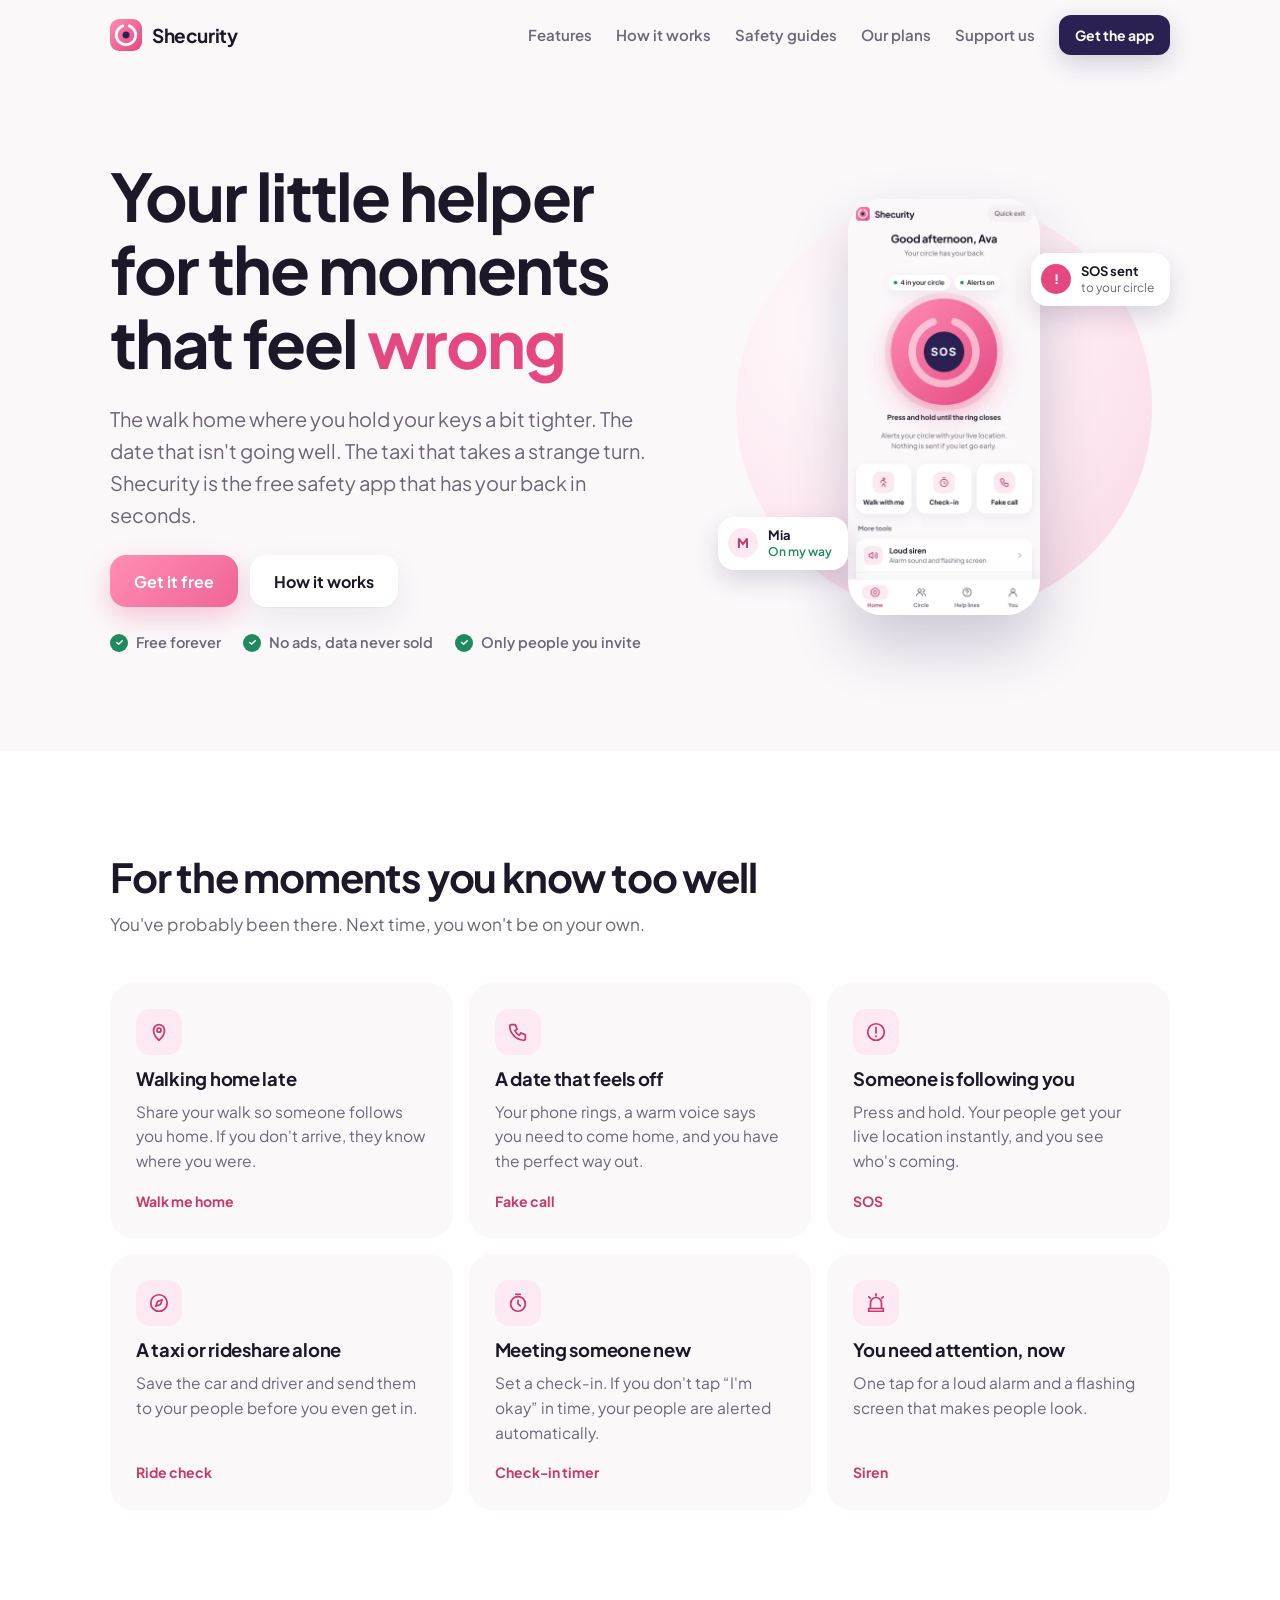
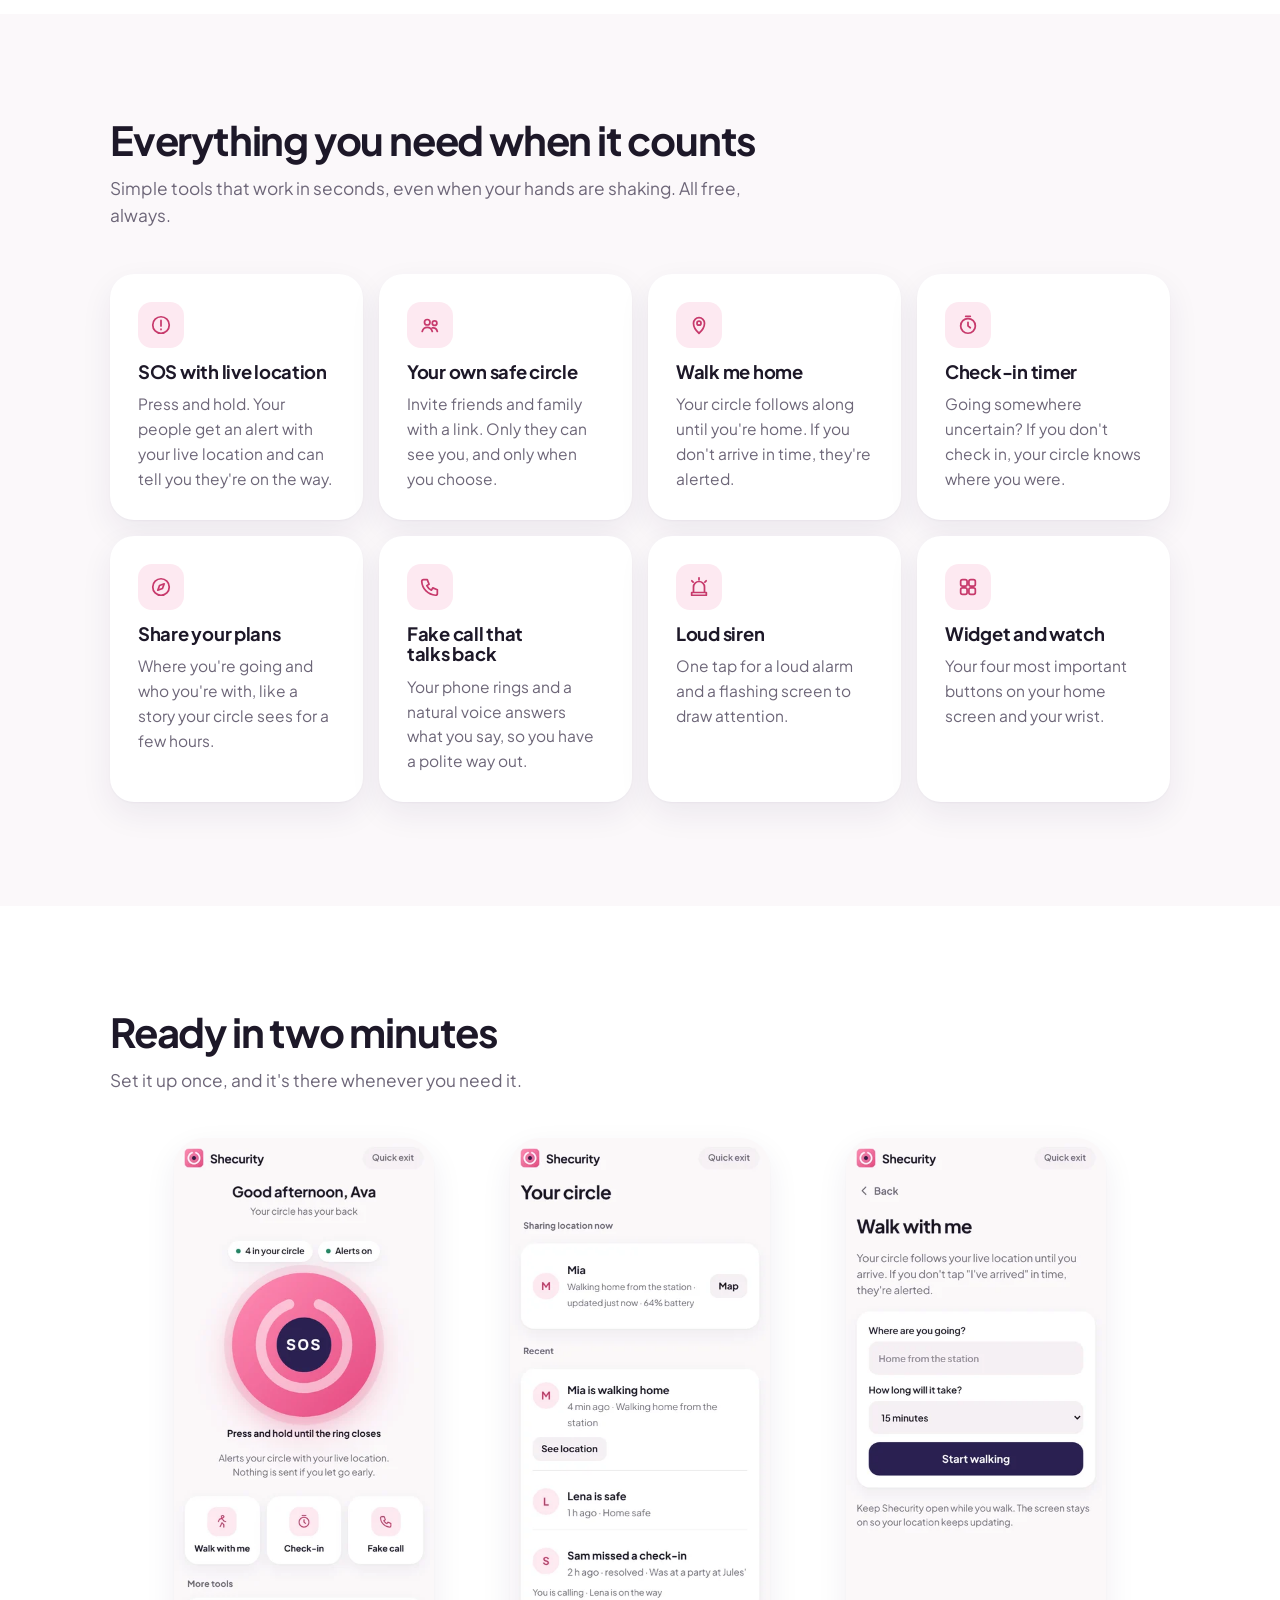
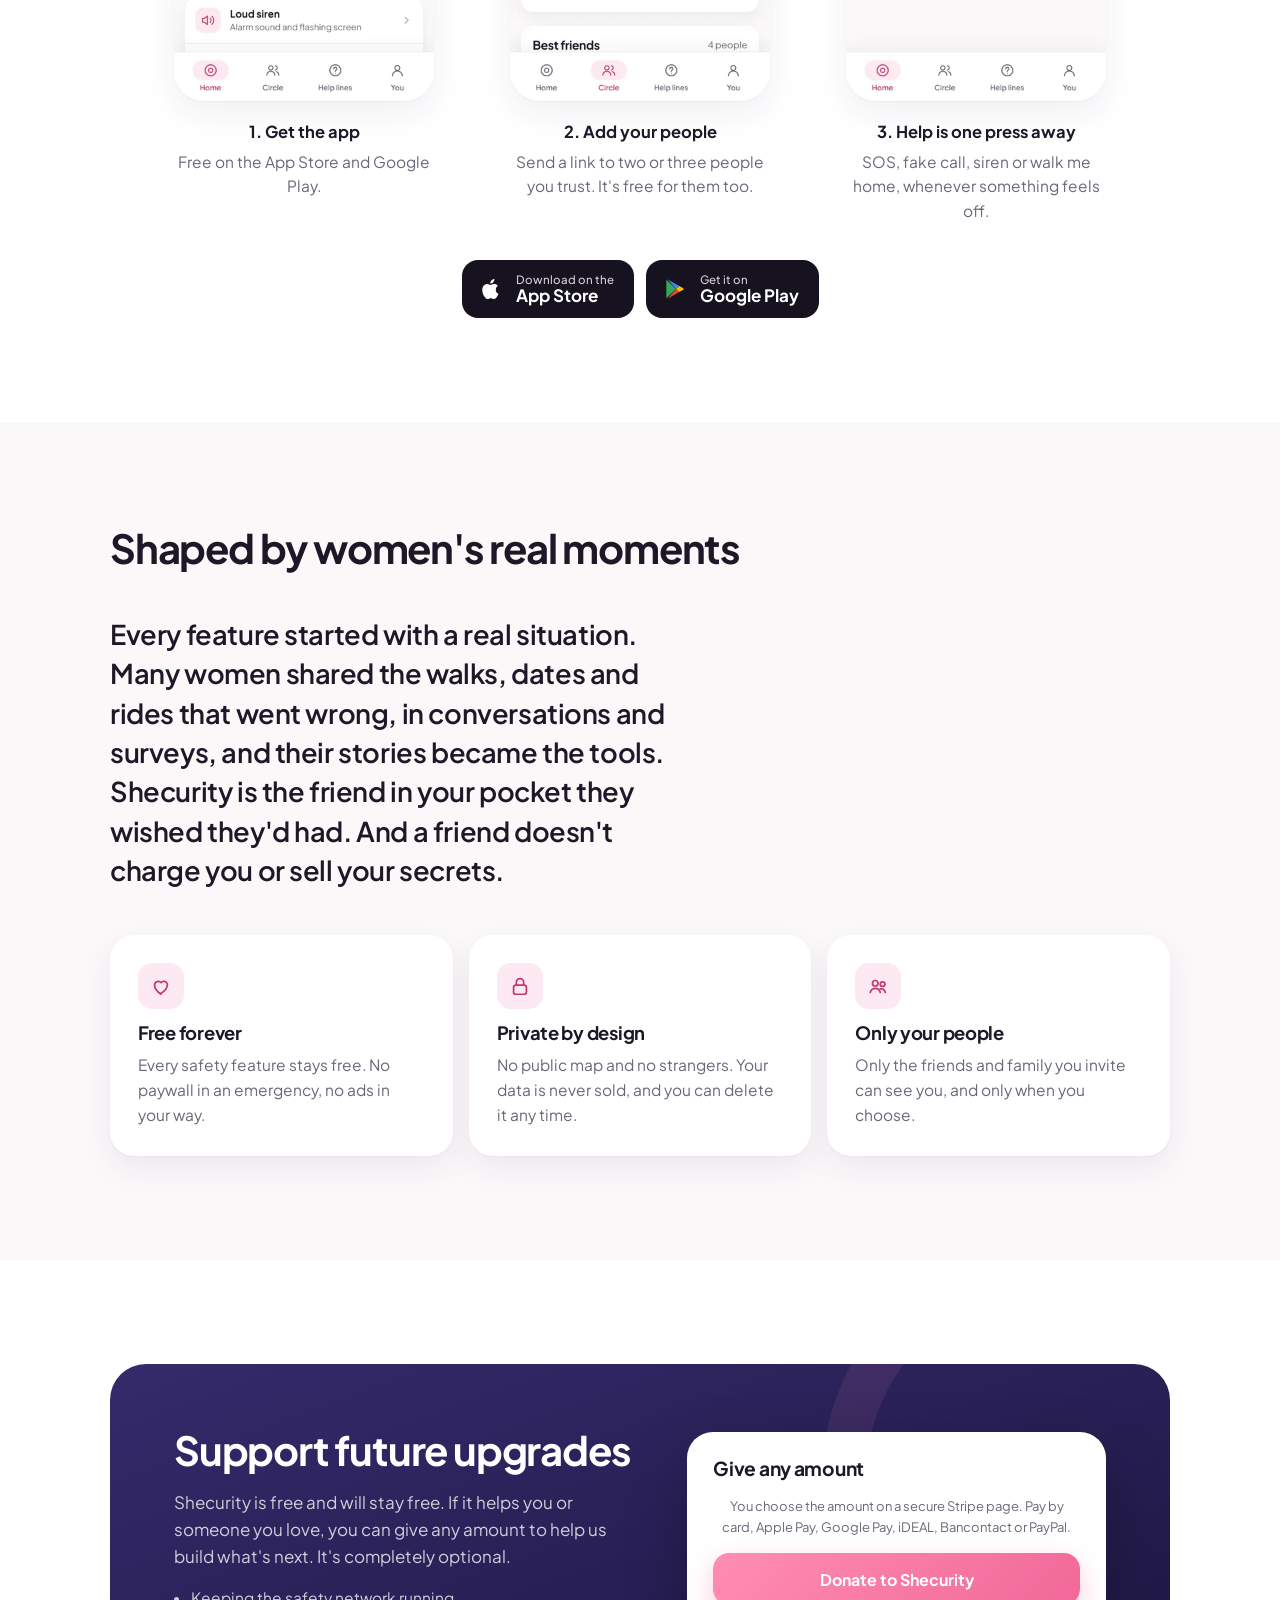
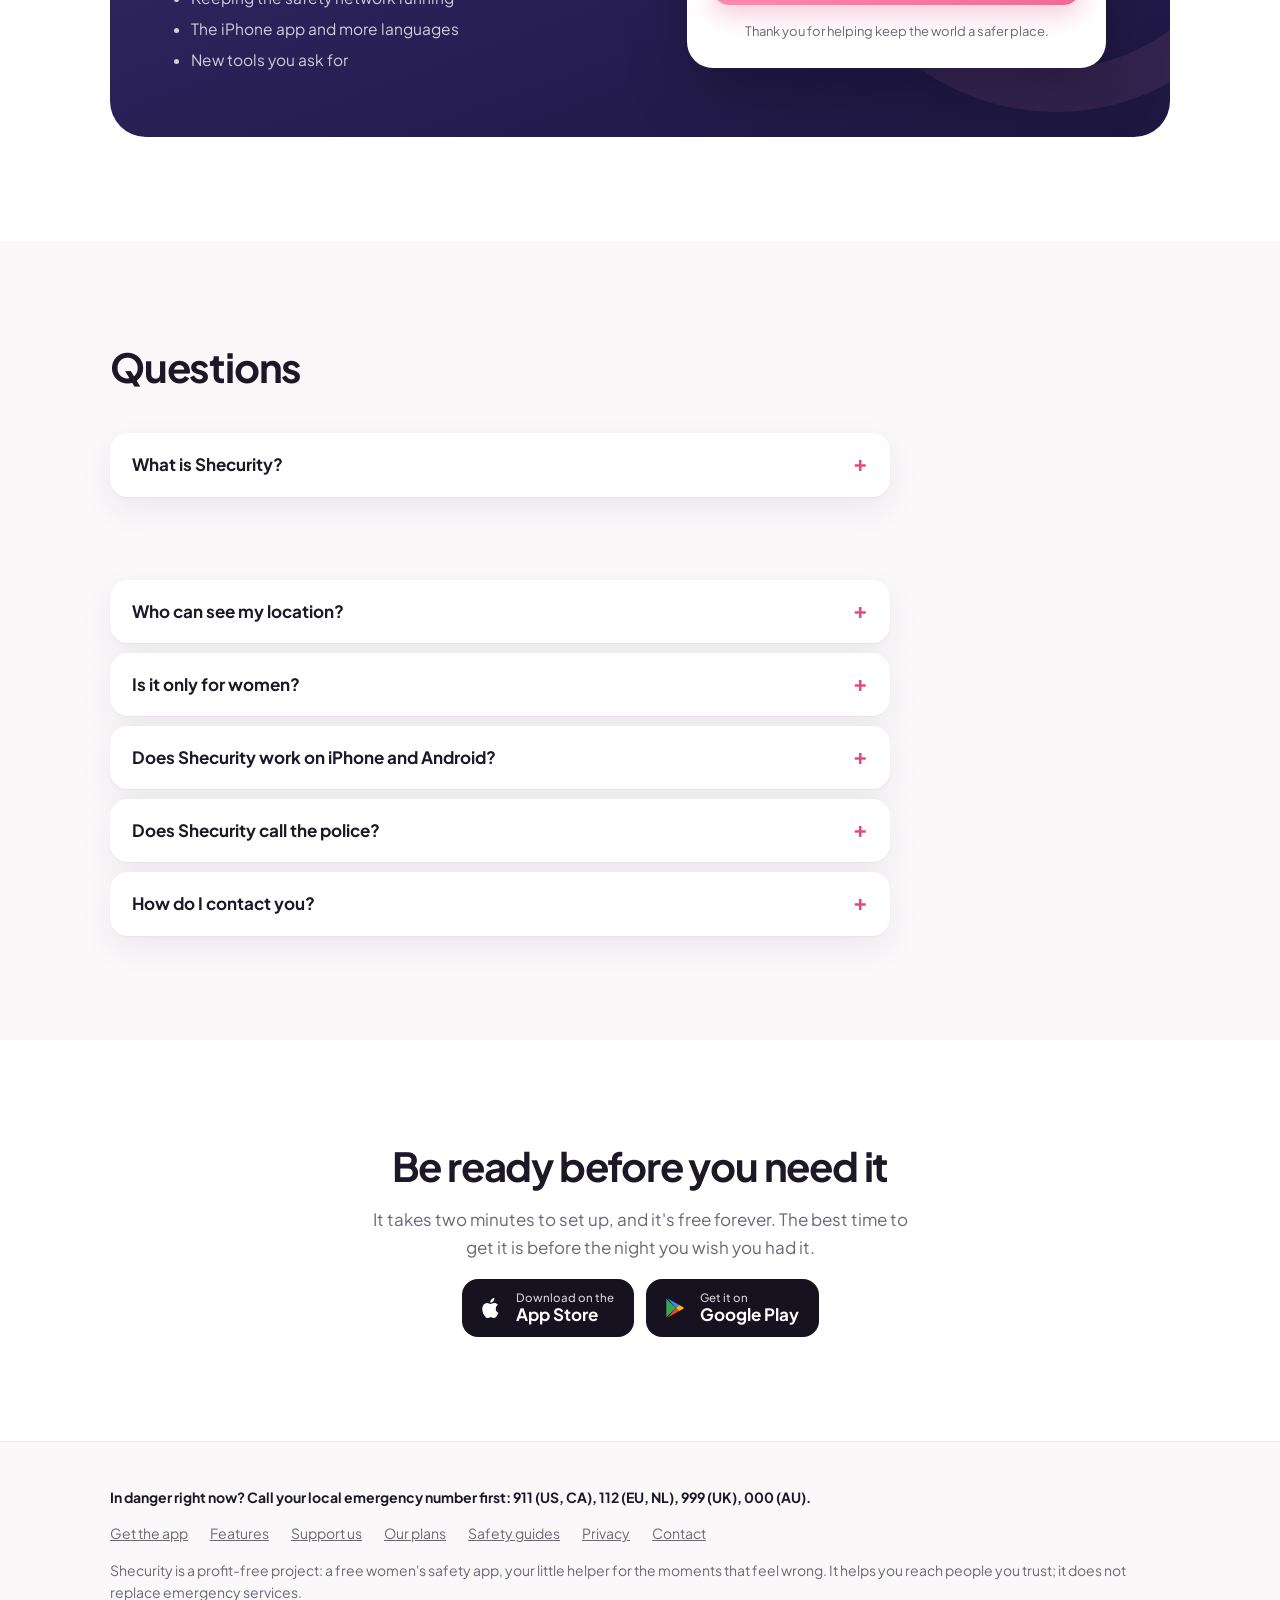
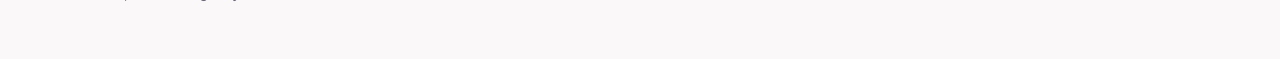
<file: index.html>
<!doctype html>
<html lang="en">
<head>
<meta charset="utf-8">
<meta name="viewport" content="width=device-width, initial-scale=1, viewport-fit=cover">
<title>Shecurity: Free Women's Safety App with SOS, Fake Call & Live Location</title>
<meta name="description" content="Your little helper when something feels wrong. Free women's safety app: SOS with live location, fake call that talks back, walk me home, check-ins and siren. No ads, data never sold.">
<link rel="canonical" href="https://getshecurity.com/">
<meta name="robots" content="index, follow, max-image-preview:large">
<meta name="theme-color" content="#fbf8fa">
<meta property="og:type" content="website">
<meta property="og:site_name" content="Shecurity">
<meta property="og:title" content="Shecurity: Free Women's Safety App with SOS, Fake Call & Live Location">
<meta property="og:description" content="Your little helper when something feels wrong. Free women's safety app: SOS with live location, fake call that talks back, walk me home, check-ins and siren. No ads, data never sold.">
<meta property="og:url" content="https://getshecurity.com/">
<meta property="og:image" content="https://getshecurity.com/img/share.png">
<meta property="og:image:width" content="1200">
<meta property="og:image:height" content="630">
<meta property="og:image:alt" content="Shecurity: your little helper for the moments that feel wrong">
<meta property="og:locale" content="en_US">
<meta name="twitter:card" content="summary_large_image">
<meta name="twitter:title" content="Shecurity: Free Women's Safety App with SOS, Fake Call & Live Location">
<meta name="twitter:description" content="Your little helper when something feels wrong. Free women's safety app: SOS with live location, fake call that talks back, walk me home, check-ins and siren. No ads, data never sold.">
<meta name="twitter:image" content="https://getshecurity.com/img/share.png">
<meta name="google-play-app" content="app-id=io.github.punselie15.shecurity">
<link rel="icon" href="icon.svg" type="image/svg+xml">
<link rel="icon" href="favicon-32.png" sizes="32x32" type="image/png">
<link rel="apple-touch-icon" href="apple-touch-icon.png">
<link rel="preconnect" href="https://fonts.googleapis.com">
<link rel="preconnect" href="https://fonts.gstatic.com" crossorigin>
<link rel="stylesheet" href="https://fonts.googleapis.com/css2?family=Plus+Jakarta+Sans:wght@400;500;600;700&display=swap">
<link rel="stylesheet" href="assets/style.css">
<script type="application/ld+json">{"@context": "https://schema.org", "@type": "Organization", "@id": "https://getshecurity.com/#org", "name": "Shecurity", "url": "https://getshecurity.com/", "logo": "https://getshecurity.com/icon-512.png", "email": "hello@getshecurity.com", "slogan": "Your little helper for the moments that feel wrong.", "sameAs": ["https://shecurity.app/", "https://play.google.com/store/apps/details?id=io.github.punselie15.shecurity", "https://apps.apple.com/app/id6826622812"]}</script>
<script type="application/ld+json">{"@context": "https://schema.org", "@type": "WebSite", "@id": "https://getshecurity.com/#site", "name": "Shecurity", "url": "https://getshecurity.com/", "publisher": {"@id": "https://getshecurity.com/#org"}, "inLanguage": "en"}</script>
<script type="application/ld+json">{"@context": "https://schema.org", "@type": "MobileApplication", "name": "Shecurity: Safety Circle & SOS", "operatingSystem": "Android, iOS, web", "applicationCategory": "LifestyleApplication", "applicationSubCategory": "Personal safety", "url": "https://shecurity.app/", "downloadUrl": "https://getshecurity.com/download/", "description": "Free women's safety app built around your own circle of friends and family: SOS with live location, walk me home, check-in timer, fake call that talks back, siren, widgets and watch apps. No ads, data never sold.", "isAccessibleForFree": true, "offers": {"@type": "Offer", "price": "0", "priceCurrency": "USD"}, "featureList": ["Private safety circle with friends and family", "SOS alert with live location", "Walk me home live location", "Check-in timer", "Fake call with a natural voice that answers you", "Loud siren", "Share your plans with your circle", "Home-screen widget and smartwatch app"], "screenshot": ["https://shecurity.app/img/screen-home.jpg", "https://shecurity.app/img/screen-circle.jpg", "https://shecurity.app/img/screen-walk.jpg"], "publisher": {"@id": "https://getshecurity.com/#org"}}</script>
<script type="application/ld+json">{"@context": "https://schema.org", "@type": "FAQPage", "mainEntity": [{"@type": "Question", "name": "What is Shecurity?", "acceptedAnswer": {"@type": "Answer", "text": "Shecurity is a free women's safety app: your little helper when something feels wrong. It has an SOS with live location, a fake call that talks back, walk me home, check-ins and a siren, and it shares only with the friends and family you invite."}}, {"@type": "Question", "name": "Is Shecurity really free?", "acceptedAnswer": {"@type": "Answer", "text": "Yes. Every safety feature is free forever, with no ads and no trial. Shecurity is profit-free: nobody earns money from it. You can donate to support future upgrades, but you never have to."}}, {"@type": "Question", "name": "Who can see my location?", "acceptedAnswer": {"@type": "Answer", "text": "Only the people in your circle, and only while you choose to share it: during an SOS, a walk or a missed check-in. There is no public map and no strangers. Your location is never sold."}}, {"@type": "Question", "name": "Is it only for women?", "acceptedAnswer": {"@type": "Answer", "text": "Shecurity is designed for women and girls, shaped by their real stories and surveys, but anyone can use it, and anyone can be in your circle: friends, partners, parents, brothers, flatmates."}}, {"@type": "Question", "name": "Does Shecurity work on iPhone and Android?", "acceptedAnswer": {"@type": "Answer", "text": "Yes. Get it free on the App Store for iPhone and on Google Play for Android. There are home-screen widgets and Apple Watch and Wear OS apps too."}}, {"@type": "Question", "name": "Does Shecurity call the police?", "acceptedAnswer": {"@type": "Answer", "text": "No. It alerts the people you trust, with your live location, and shows your local emergency number with one tap. In immediate danger, always call 911, 112, 999 or 000 first."}}, {"@type": "Question", "name": "How do I contact you?", "acceptedAnswer": {"@type": "Answer", "text": "Email hello@getshecurity.com. A real person reads every message."}}]}</script>
</head>
<body>
<header class="site"><div class="wrap">
<a class="logo" href=""><img src="icon-192.png" alt="" width="32" height="32">Shecurity</a>
<nav class="top" aria-label="Main"><a href="#features">Features</a><a href="#how">How it works</a><a href="guides/">Safety guides</a><a class="keep" href="plans/"><span class="xs-hide">Our </span>plans</a><a href="#support">Support us</a><a class="btn primary sm" href="/download/">Get the app</a></nav>
</div></header>
<main>

<section class="hero"><div class="wrap">
<div class="copy">
<h1>Your little helper for the moments that feel <span class="accent">wrong</span></h1>
<p class="lede">The walk home where you hold your keys a bit tighter. The date that isn't going well. The taxi that takes a strange turn. Shecurity is the free safety app that has your back in seconds.</p>
<div class="ctas"><a class="btn pink" href="/download/">Get it free</a><a class="btn soft" href="#how">How it works</a></div>
<ul class="facts"><li>Free forever</li><li>No ads, data never sold</li><li>Only people you invite</li></ul>
</div>
<div class="hero-art app-art"><picture><source srcset="img/screen-home.webp" type="image/webp"><img src="img/screen-home.jpg" alt="The Shecurity app with its SOS button" width="390" height="844" fetchpriority="high"></picture>
<div class="chip c1"><span class="dot-sos">!</span><div><b>SOS sent</b><small>to your circle</small></div></div>
<div class="chip c2"><span class="av">M</span><div><b>Mia</b><small class="ok">On my way</small></div></div></div>
</div></section>

<section class="band alt" id="moments"><div class="wrap">
<div class="head"><h2>For the moments you know too well</h2><p>You've probably been there. Next time, you won't be on your own.</p></div>
<div class="moments"><div class="moment"><div class="ic"><svg viewBox="0 0 24 24" aria-hidden="true"><path d="M12 21s-6-5.3-6-11a6 6 0 0 1 12 0c0 5.7-6 11-6 11Z"/><circle cx="12" cy="10" r="2.2"/></svg></div><h3>Walking home late</h3><p>Share your walk so someone follows you home. If you don't arrive, they know where you were.</p><span>Walk me home</span></div><div class="moment"><div class="ic"><svg viewBox="0 0 24 24" aria-hidden="true"><path d="M5 4h4l2 5-2.5 1.5a11 11 0 0 0 5 5L15 13l5 2v4a2 2 0 0 1-2 2A16 16 0 0 1 3 6a2 2 0 0 1 2-2Z"/></svg></div><h3>A date that feels off</h3><p>Your phone rings, a warm voice says you need to come home, and you have the perfect way out.</p><span>Fake call</span></div><div class="moment"><div class="ic"><svg viewBox="0 0 24 24" aria-hidden="true"><circle cx="12" cy="12" r="9"/><path d="M12 7v6M12 16.5v.5"/></svg></div><h3>Someone is following you</h3><p>Press and hold. Your people get your live location instantly, and you see who's coming.</p><span>SOS</span></div><div class="moment"><div class="ic"><svg viewBox="0 0 24 24" aria-hidden="true"><circle cx="12" cy="12" r="9"/><path d="M15.5 8.5 13.6 13.6 8.5 15.5 10.4 10.4z"/></svg></div><h3>A taxi or rideshare alone</h3><p>Save the car and driver and send them to your people before you even get in.</p><span>Ride check</span></div><div class="moment"><div class="ic"><svg viewBox="0 0 24 24" aria-hidden="true"><circle cx="12" cy="13" r="8"/><path d="M12 9v4l2.5 2M9.5 2.5h5"/></svg></div><h3>Meeting someone new</h3><p>Set a check-in. If you don't tap “I'm okay” in time, your people are alerted automatically.</p><span>Check-in timer</span></div><div class="moment"><div class="ic"><svg viewBox="0 0 24 24" aria-hidden="true"><path d="M6 18v-6a6 6 0 0 1 12 0v6M4 18h16v3H4zM12 2v2M4.2 5.2l1.4 1.4M19.8 5.2l-1.4 1.4"/></svg></div><h3>You need attention, now</h3><p>One tap for a loud alarm and a flashing screen that makes people look.</p><span>Siren</span></div></div>
</div></section>

<section class="band" id="features"><div class="wrap">
<div class="head"><h2>Everything you need when it counts</h2><p>Simple tools that work in seconds, even when your hands are shaking. All free, always.</p></div>
<div class="pillars four"><div class="pillar"><div class="ic"><svg viewBox="0 0 24 24" aria-hidden="true"><circle cx="12" cy="12" r="9"/><path d="M12 7v6M12 16.5v.5"/></svg></div><h3>SOS with live location</h3><p>Press and hold. Your people get an alert with your live location and can tell you they're on the way.</p></div><div class="pillar"><div class="ic"><svg viewBox="0 0 24 24" aria-hidden="true"><circle cx="9" cy="9" r="3"/><circle cx="17" cy="10" r="2.5"/><path d="M3.5 19c.8-3 3-4.5 5.5-4.5s4.7 1.5 5.5 4.5M14.5 15.2c2.6-.4 4.7.9 5.5 3.8"/></svg></div><h3>Your own safe circle</h3><p>Invite friends and family with a link. Only they can see you, and only when you choose.</p></div><div class="pillar"><div class="ic"><svg viewBox="0 0 24 24" aria-hidden="true"><path d="M12 21s-6-5.3-6-11a6 6 0 0 1 12 0c0 5.7-6 11-6 11Z"/><circle cx="12" cy="10" r="2.2"/></svg></div><h3>Walk me home</h3><p>Your circle follows along until you're home. If you don't arrive in time, they're alerted.</p></div><div class="pillar"><div class="ic"><svg viewBox="0 0 24 24" aria-hidden="true"><circle cx="12" cy="13" r="8"/><path d="M12 9v4l2.5 2M9.5 2.5h5"/></svg></div><h3>Check-in timer</h3><p>Going somewhere uncertain? If you don't check in, your circle knows where you were.</p></div><div class="pillar"><div class="ic"><svg viewBox="0 0 24 24" aria-hidden="true"><circle cx="12" cy="12" r="9"/><path d="M15.5 8.5 13.6 13.6 8.5 15.5 10.4 10.4z"/></svg></div><h3>Share your plans</h3><p>Where you're going and who you're with, like a story your circle sees for a few hours.</p></div><div class="pillar"><div class="ic"><svg viewBox="0 0 24 24" aria-hidden="true"><path d="M5 4h4l2 5-2.5 1.5a11 11 0 0 0 5 5L15 13l5 2v4a2 2 0 0 1-2 2A16 16 0 0 1 3 6a2 2 0 0 1 2-2Z"/></svg></div><h3>Fake call that talks back</h3><p>Your phone rings and a natural voice answers what you say, so you have a polite way out.</p></div><div class="pillar"><div class="ic"><svg viewBox="0 0 24 24" aria-hidden="true"><path d="M6 18v-6a6 6 0 0 1 12 0v6M4 18h16v3H4zM12 2v2M4.2 5.2l1.4 1.4M19.8 5.2l-1.4 1.4"/></svg></div><h3>Loud siren</h3><p>One tap for a loud alarm and a flashing screen to draw attention.</p></div><div class="pillar"><div class="ic"><svg viewBox="0 0 24 24" aria-hidden="true"><rect x="4" y="4" width="7" height="7" rx="2"/><rect x="13" y="4" width="7" height="7" rx="2"/><rect x="4" y="13" width="7" height="7" rx="2"/><rect x="13" y="13" width="7" height="7" rx="2"/></svg></div><h3>Widget and watch</h3><p>Your four most important buttons on your home screen and your wrist.</p></div></div>
</div></section>

<section class="band alt" id="how"><div class="wrap">
<div class="head"><h2>Ready in two minutes</h2><p>Set it up once, and it's there whenever you need it.</p></div>
<div class="shots">
<figure><picture><source srcset="img/screen-home.webp" type="image/webp"><img src="img/screen-home.jpg" alt="Shecurity home screen with the SOS button" width="390" height="844" loading="lazy"></picture><figcaption><b>1. Get the app</b>Free on the App Store and Google Play.</figcaption></figure>
<figure><picture><source srcset="img/screen-circle.webp" type="image/webp"><img src="img/screen-circle.jpg" alt="Inviting friends and family to your Shecurity circle" width="390" height="844" loading="lazy"></picture><figcaption><b>2. Add your people</b>Send a link to two or three people you trust. It's free for them too.</figcaption></figure>
<figure><picture><source srcset="img/screen-walk.webp" type="image/webp"><img src="img/screen-walk.jpg" alt="Sharing a walk home with live location" width="390" height="844" loading="lazy"></picture><figcaption><b>3. Help is one press away</b>SOS, fake call, siren or walk me home, whenever something feels off.</figcaption></figure>
</div>
<div class="ctas center"><div class="stores"><a class="store" href="https://apps.apple.com/app/id6826622812"><svg viewBox="0 0 24 24" aria-hidden="true"><path fill="currentColor" d="M16.4 12.6c0-2.3 1.9-3.4 2-3.5-1.1-1.6-2.8-1.8-3.4-1.8-1.4-.1-2.8.9-3.5.9s-1.8-.8-3-.8c-1.5 0-3 .9-3.8 2.3-1.6 2.8-.4 7 1.2 9.3.8 1.1 1.7 2.4 2.9 2.3 1.2 0 1.6-.7 3-.7s1.8.7 3 .7c1.3 0 2.1-1.1 2.8-2.3.9-1.3 1.3-2.6 1.3-2.6s-2.5-1-2.5-3.8zM14.1 5.7c.6-.8 1.1-1.9 1-3-1 0-2.1.6-2.8 1.4-.6.7-1.1 1.8-1 2.9 1 .1 2.1-.6 2.8-1.3z"/></svg><span><small>Download on the</small>App Store</span></a><a class="store" href="https://play.google.com/store/apps/details?id=io.github.punselie15.shecurity"><svg viewBox="0 0 24 24" aria-hidden="true"><path d="M4 3.5v17l9-8.5z" fill="#34a853"/><path d="m13 12 3 2.8L5 21l8-9z" fill="#ea4335"/><path d="m13 12-8-9 11 6.2z" fill="#4285f4"/><path d="m16 9.2 3.6 2c.6.4.6 1.2 0 1.6l-3.6 2L13 12z" fill="#fbbc04"/></svg><span><small>Get it on</small>Google Play</span></a></div></div>
</div></section>

<section class="band" id="promise"><div class="wrap">
<div class="head"><h2>Shaped by women's real moments</h2></div>
<p class="statement">Every feature started with a real situation. Many women shared the walks, dates and rides that went wrong, in conversations and surveys, and their stories became the tools. Shecurity is the friend in your pocket they wished they'd had. And a friend doesn't charge you or sell your secrets.</p>
<div class="pillars">
<div class="pillar"><div class="ic"><svg viewBox="0 0 24 24" aria-hidden="true"><path d="M12 21s-7-4.4-7-10a4 4 0 0 1 7-2.6A4 4 0 0 1 19 10c0 5.6-7 10-7 10Z"/></svg></div><h3>Free forever</h3><p>Every safety feature stays free. No paywall in an emergency, no ads in your way.</p></div>
<div class="pillar"><div class="ic"><svg viewBox="0 0 24 24" aria-hidden="true"><rect x="5" y="11" width="14" height="10" rx="2.5"/><path d="M8 11V8a4 4 0 0 1 8 0v3"/></svg></div><h3>Private by design</h3><p>No public map and no strangers. Your data is never sold, and you can delete it any time.</p></div>
<div class="pillar"><div class="ic"><svg viewBox="0 0 24 24" aria-hidden="true"><circle cx="9" cy="9" r="3"/><circle cx="17" cy="10" r="2.5"/><path d="M3.5 19c.8-3 3-4.5 5.5-4.5s4.7 1.5 5.5 4.5M14.5 15.2c2.6-.4 4.7.9 5.5 3.8"/></svg></div><h3>Only your people</h3><p>Only the friends and family you invite can see you, and only when you choose.</p></div>
</div>
</div></section>

<section class="band alt" id="support"><div class="wrap"><div class="donate">
<div class="copy">
<h2>Support future upgrades</h2>
<p>Shecurity is free and will stay free. If it helps you or someone you love, you can give any amount to help us build what's next. It's completely optional.</p>
<ul><li>Keeping the safety network running</li><li>The iPhone app and more languages</li><li>New tools you ask for</li></ul>
</div>
<div class="give" id="give">
<h3>Give any amount</h3>
<p class="note">You choose the amount on a secure Stripe page. Pay by card, Apple Pay, Google Pay, iDEAL, Bancontact or PayPal.</p>
<a class="btn pink" id="donateBtn" href="https://buy.stripe.com/6oUeVd8t014Qa951os1sQ00" target="_blank" rel="noopener">Donate to Shecurity</a>
<p class="note" id="donateNote">Thank you for helping keep the world a safer place.</p>
</div>
</div></div></section>



<section class="band" id="faq"><div class="wrap">
<div class="head"><h2>Questions</h2></div>
<div class="faq"><details><summary>What is Shecurity?</summary><p>Shecurity is a free women's safety app: your little helper when something feels wrong. It has an SOS with live location, a fake call that talks back, walk me home, check-ins and a siren, and it shares only with the friends and family you invite.</p></details><details><summary>Is Shecurity really free?</summary><p>Yes. Every safety feature is free forever, with no ads and no trial. Shecurity is profit-free: nobody earns money from it. You can <a href="#support">donate</a> to support future upgrades, but you never have to.</p></details><details><summary>Who can see my location?</summary><p>Only the people in your circle, and only while you choose to share it: during an SOS, a walk or a missed check-in. There is no public map and no strangers. Your location is never sold.</p></details><details><summary>Is it only for women?</summary><p>Shecurity is designed for women and girls, shaped by their real stories and surveys, but anyone can use it, and anyone can be in your circle: friends, partners, parents, brothers, flatmates.</p></details><details><summary>Does Shecurity work on iPhone and Android?</summary><p>Yes. Get it free on the App Store for iPhone and on Google Play for Android. There are home-screen widgets and Apple Watch and Wear OS apps too.</p></details><details><summary>Does Shecurity call the police?</summary><p>No. It alerts the people you trust, with your live location, and shows your local emergency number with one tap. In immediate danger, always call 911, 112, 999 or 000 first.</p></details><details><summary>How do I contact you?</summary><p>Email <a href="mailto:hello@getshecurity.com">hello@getshecurity.com</a>. A real person reads every message.</p></details></div>
</div></section>

<section class="band alt" id="download"><div class="wrap closing">
<h2>Be ready before you need it</h2>
<p>It takes two minutes to set up, and it's free forever. The best time to get it is before the night you wish you had it.</p>
<div class="stores"><a class="store" href="https://apps.apple.com/app/id6826622812"><svg viewBox="0 0 24 24" aria-hidden="true"><path fill="currentColor" d="M16.4 12.6c0-2.3 1.9-3.4 2-3.5-1.1-1.6-2.8-1.8-3.4-1.8-1.4-.1-2.8.9-3.5.9s-1.8-.8-3-.8c-1.5 0-3 .9-3.8 2.3-1.6 2.8-.4 7 1.2 9.3.8 1.1 1.7 2.4 2.9 2.3 1.2 0 1.6-.7 3-.7s1.8.7 3 .7c1.3 0 2.1-1.1 2.8-2.3.9-1.3 1.3-2.6 1.3-2.6s-2.5-1-2.5-3.8zM14.1 5.7c.6-.8 1.1-1.9 1-3-1 0-2.1.6-2.8 1.4-.6.7-1.1 1.8-1 2.9 1 .1 2.1-.6 2.8-1.3z"/></svg><span><small>Download on the</small>App Store</span></a><a class="store" href="https://play.google.com/store/apps/details?id=io.github.punselie15.shecurity"><svg viewBox="0 0 24 24" aria-hidden="true"><path d="M4 3.5v17l9-8.5z" fill="#34a853"/><path d="m13 12 3 2.8L5 21l8-9z" fill="#ea4335"/><path d="m13 12-8-9 11 6.2z" fill="#4285f4"/><path d="m16 9.2 3.6 2c.6.4.6 1.2 0 1.6l-3.6 2L13 12z" fill="#fbbc04"/></svg><span><small>Get it on</small>Google Play</span></a></div>
</div></section>

</main>
<footer class="site"><div class="wrap">
<p class="emergency">In danger right now? Call your local emergency number first: 911 (US, CA), 112 (EU, NL), 999 (UK), 000 (AU).</p>
<div class="links"><a href="/download/">Get the app</a><a href="#features">Features</a><a href="#support">Support us</a><a href="plans/">Our plans</a><a href="guides/">Safety guides</a><a href="privacy.html">Privacy</a><a href="mailto:hello@getshecurity.com">Contact</a></div>
<p>Shecurity is a profit-free project: a free women's safety app, your little helper for the moments that feel wrong. It helps you reach people you trust; it does not replace emergency services.</p>
</div></footer>
<script src="assets/site.js" defer></script>
</body>
</html>
</file>
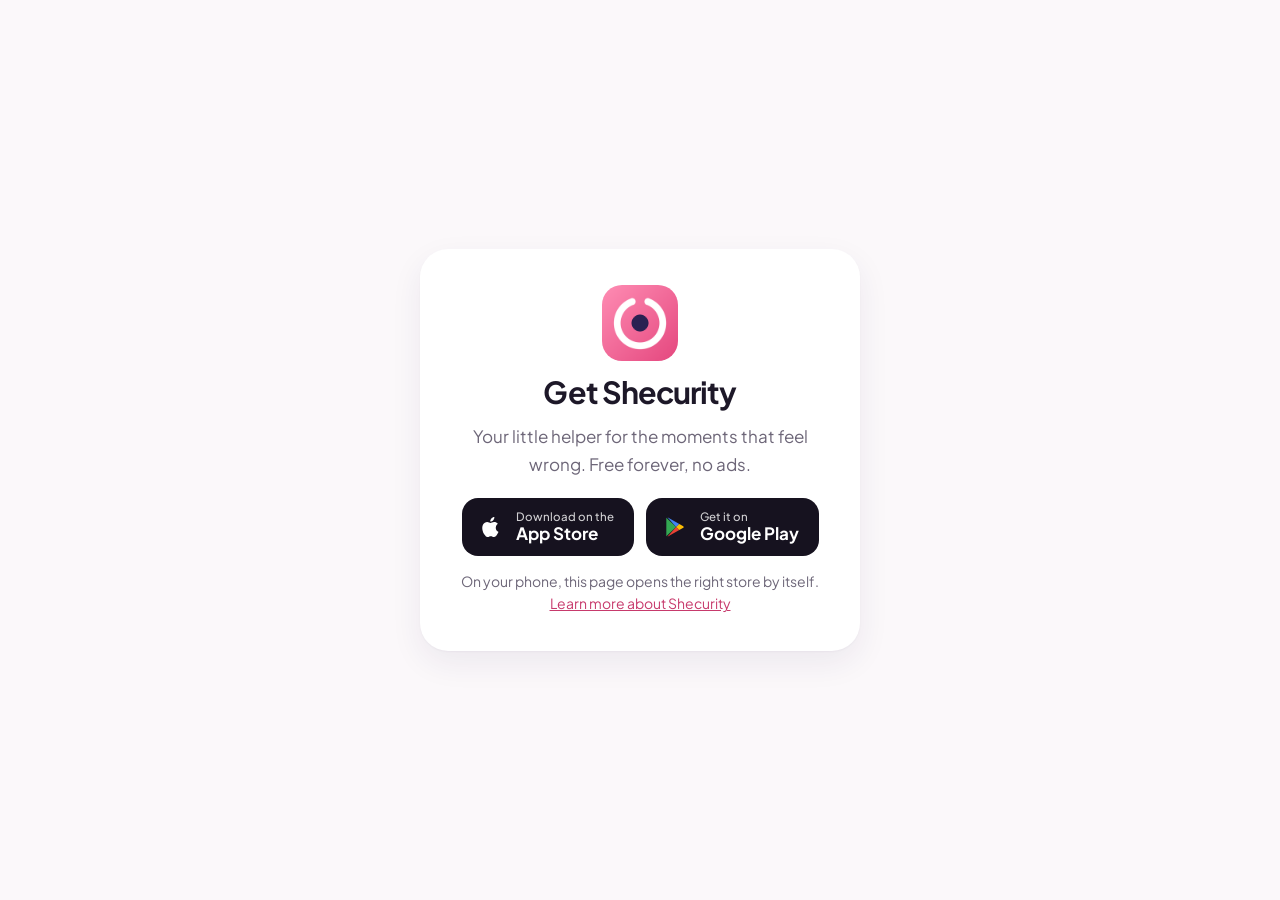
<file: download/index.html>
<!doctype html>
<html lang="en">
<head>
<meta charset="utf-8">
<meta name="viewport" content="width=device-width, initial-scale=1, viewport-fit=cover">
<script>
  // Phones go straight to their store, before anything else loads. Computers see the choices below.
  (function () {
    var ua = navigator.userAgent || "";
    var apple = "https://apps.apple.com/app/id6826622812";
    var play = "https://play.google.com/store/apps/details?id=io.github.punselie15.shecurity";
    if (/android/i.test(ua)) location.replace(play);
    else if (/iphone|ipad|ipod/i.test(ua) || (/Macintosh/.test(ua) && navigator.maxTouchPoints > 1)) location.replace(apple);
  })();
</script>
<title>Download Shecurity, the free women's safety app</title>
<meta name="description" content="Download Shecurity for free. This link opens the App Store on iPhone and Google Play on Android.">
<link rel="canonical" href="https://getshecurity.com/download/">
<meta name="theme-color" content="#fbf8fa">
<meta name="apple-itunes-app" content="app-id=6826622812">
<meta property="og:type" content="website">
<meta property="og:site_name" content="Shecurity">
<meta property="og:title" content="Download Shecurity, the free safety app">
<meta property="og:description" content="Your little helper for the moments that feel wrong. Free on iPhone and Android.">
<meta property="og:url" content="https://getshecurity.com/download/">
<meta property="og:image" content="https://shecurity.app/img/share.png">
<meta name="twitter:card" content="summary_large_image">
<link rel="icon" href="/icon.svg" type="image/svg+xml">
<link rel="icon" href="/favicon-32.png" sizes="32x32" type="image/png">
<link rel="apple-touch-icon" href="/apple-touch-icon.png">
<link rel="preconnect" href="https://fonts.googleapis.com">
<link rel="preconnect" href="https://fonts.gstatic.com" crossorigin>
<link rel="stylesheet" href="https://fonts.googleapis.com/css2?family=Plus+Jakarta+Sans:wght@400;500;600;700&display=swap">
<link rel="stylesheet" href="/assets/style.css">
<style>
  .dl { min-height: 100vh; display: flex; align-items: center; justify-content: center; padding: 32px 16px; }
  .dl .card { max-width: 440px; width: 100%; background: var(--surface); border-radius: 28px; box-shadow: var(--shadow); padding: 36px 24px; display: flex; flex-direction: column; align-items: center; gap: 14px; text-align: center; }
  .dl .icon { width: 76px; height: 76px; border-radius: 20px; }
  .dl h1 { font-size: 1.9rem; margin: 0; }
  .dl p { margin: 0; color: var(--muted); }
  .dl .stores { margin-top: 6px; }
  .dl .card > small { color: var(--muted); font-size: 14px; }
</style>
</head>
<body>
<main class="dl"><div class="card">
<img class="icon" src="/icon-192.png" alt="" width="76" height="76">
<h1>Get Shecurity</h1>
<p>Your little helper for the moments that feel wrong. Free forever, no ads.</p>
<div class="stores"><a class="store" href="https://apps.apple.com/app/id6826622812"><svg viewBox="0 0 24 24" aria-hidden="true"><path fill="currentColor" d="M16.4 12.6c0-2.3 1.9-3.4 2-3.5-1.1-1.6-2.8-1.8-3.4-1.8-1.4-.1-2.8.9-3.5.9s-1.8-.8-3-.8c-1.5 0-3 .9-3.8 2.3-1.6 2.8-.4 7 1.2 9.3.8 1.1 1.7 2.4 2.9 2.3 1.2 0 1.6-.7 3-.7s1.8.7 3 .7c1.3 0 2.1-1.1 2.8-2.3.9-1.3 1.3-2.6 1.3-2.6s-2.5-1-2.5-3.8zM14.1 5.7c.6-.8 1.1-1.9 1-3-1 0-2.1.6-2.8 1.4-.6.7-1.1 1.8-1 2.9 1 .1 2.1-.6 2.8-1.3z"/></svg><span><small>Download on the</small>App Store</span></a><a class="store" href="https://play.google.com/store/apps/details?id=io.github.punselie15.shecurity"><svg viewBox="0 0 24 24" aria-hidden="true"><path d="M4 3.5v17l9-8.5z" fill="#34a853"/><path d="m13 12 3 2.8L5 21l8-9z" fill="#ea4335"/><path d="m13 12-8-9 11 6.2z" fill="#4285f4"/><path d="m16 9.2 3.6 2c.6.4.6 1.2 0 1.6l-3.6 2L13 12z" fill="#fbbc04"/></svg><span><small>Get it on</small>Google Play</span></a></div>
<small>On your phone, this page opens the right store by itself. <a href="/">Learn more about Shecurity</a></small>
</div></main>
</body>
</html>
</file>
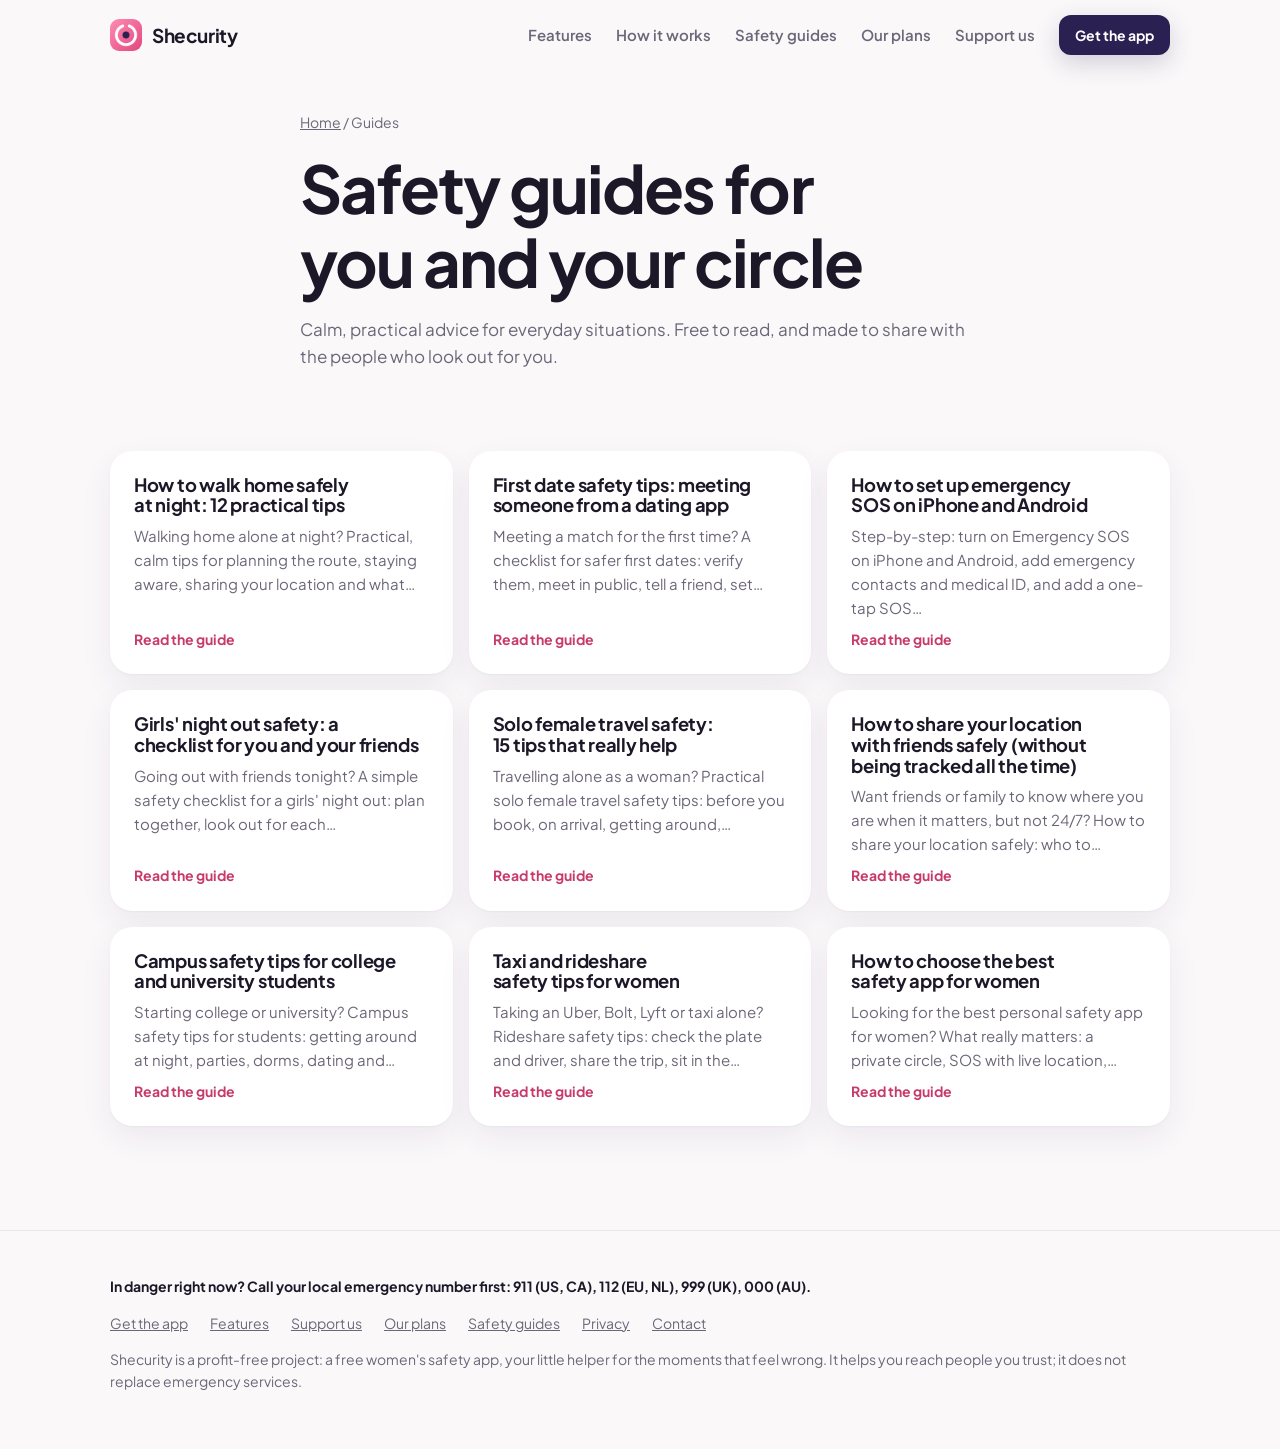
<file: guides/index.html>
<!doctype html>
<html lang="en">
<head>
<meta charset="utf-8">
<meta name="viewport" content="width=device-width, initial-scale=1, viewport-fit=cover">
<title>Women's Safety Guides: Walking Home, Dates, Travel and Nights Out | Shecurity</title>
<meta name="description" content="Free, practical safety guides for women and girls: walking home at night, first dates, girls' nights out, solo travel, rideshares, campus safety and sharing your location with friends.">
<link rel="canonical" href="https://getshecurity.com/guides/">
<meta name="robots" content="index, follow, max-image-preview:large">
<meta name="theme-color" content="#fbf8fa">
<meta property="og:type" content="website">
<meta property="og:site_name" content="Shecurity">
<meta property="og:title" content="Women's Safety Guides: Walking Home, Dates, Travel and Nights Out | Shecurity">
<meta property="og:description" content="Free, practical safety guides for women and girls: walking home at night, first dates, girls' nights out, solo travel, rideshares, campus safety and sharing your location with friends.">
<meta property="og:url" content="https://getshecurity.com/guides/">
<meta property="og:image" content="https://getshecurity.com/img/share.png">
<meta property="og:image:width" content="1200">
<meta property="og:image:height" content="630">
<meta property="og:image:alt" content="Shecurity: your little helper for the moments that feel wrong">
<meta property="og:locale" content="en_US">
<meta name="twitter:card" content="summary_large_image">
<meta name="twitter:title" content="Women's Safety Guides: Walking Home, Dates, Travel and Nights Out | Shecurity">
<meta name="twitter:description" content="Free, practical safety guides for women and girls: walking home at night, first dates, girls' nights out, solo travel, rideshares, campus safety and sharing your location with friends.">
<meta name="twitter:image" content="https://getshecurity.com/img/share.png">
<meta name="google-play-app" content="app-id=io.github.punselie15.shecurity">
<link rel="icon" href="../icon.svg" type="image/svg+xml">
<link rel="icon" href="../favicon-32.png" sizes="32x32" type="image/png">
<link rel="apple-touch-icon" href="../apple-touch-icon.png">
<link rel="preconnect" href="https://fonts.googleapis.com">
<link rel="preconnect" href="https://fonts.gstatic.com" crossorigin>
<link rel="stylesheet" href="https://fonts.googleapis.com/css2?family=Plus+Jakarta+Sans:wght@400;500;600;700&display=swap">
<link rel="stylesheet" href="../assets/style.css">
<script type="application/ld+json">{"@context": "https://schema.org", "@type": "BreadcrumbList", "itemListElement": [{"@type": "ListItem", "position": 1, "name": "Home", "item": "https://getshecurity.com/"}, {"@type": "ListItem", "position": 2, "name": "Guides", "item": "https://getshecurity.com/guides/"}]}</script>
</head>
<body>
<header class="site"><div class="wrap">
<a class="logo" href="../"><img src="../icon-192.png" alt="" width="32" height="32">Shecurity</a>
<nav class="top" aria-label="Main"><a href="../#features">Features</a><a href="../#how">How it works</a><a href="../guides/">Safety guides</a><a class="keep" href="../plans/"><span class="xs-hide">Our </span>plans</a><a href="../#support">Support us</a><a class="btn primary sm" href="/download/">Get the app</a></nav>
</div></header>
<main>
<article class="post"><div class="wrap">
<nav class="crumbs" aria-label="Breadcrumb"><a href="../">Home</a> / Guides</nav>
<h1>Safety guides for you and your circle</h1>
<p class="muted">Calm, practical advice for everyday situations. Free to read, and made to share with the people who look out for you.</p>
</div></article>
<section class="band" style="padding-top:0"><div class="wrap"><div class="guide-grid"><a class="guide-card" href="../guides/walk-home-safely/"><h3>How to walk home safely at night: 12 practical tips</h3><p>Walking home alone at night? Practical, calm tips for planning the route, staying aware, sharing your location and what…</p><span>Read the guide</span></a><a class="guide-card" href="../guides/first-date-safety/"><h3>First date safety tips: meeting someone from a dating app</h3><p>Meeting a match for the first time? A checklist for safer first dates: verify them, meet in public, tell a friend, set…</p><span>Read the guide</span></a><a class="guide-card" href="../guides/phone-emergency-sos/"><h3>How to set up emergency SOS on iPhone and Android</h3><p>Step-by-step: turn on Emergency SOS on iPhone and Android, add emergency contacts and medical ID, and add a one-tap SOS…</p><span>Read the guide</span></a><a class="guide-card" href="../guides/girls-night-out-safety/"><h3>Girls' night out safety: a checklist for you and your friends</h3><p>Going out with friends tonight? A simple safety checklist for a girls' night out: plan together, look out for each…</p><span>Read the guide</span></a><a class="guide-card" href="../guides/solo-female-travel-safety/"><h3>Solo female travel safety: 15 tips that really help</h3><p>Travelling alone as a woman? Practical solo female travel safety tips: before you book, on arrival, getting around,…</p><span>Read the guide</span></a><a class="guide-card" href="../guides/share-location-with-friends/"><h3>How to share your location with friends safely (without being tracked all the time)</h3><p>Want friends or family to know where you are when it matters, but not 24/7? How to share your location safely: who to…</p><span>Read the guide</span></a><a class="guide-card" href="../guides/college-campus-safety/"><h3>Campus safety tips for college and university students</h3><p>Starting college or university? Campus safety tips for students: getting around at night, parties, dorms, dating and…</p><span>Read the guide</span></a><a class="guide-card" href="../guides/rideshare-safety/"><h3>Taxi and rideshare safety tips for women</h3><p>Taking an Uber, Bolt, Lyft or taxi alone? Rideshare safety tips: check the plate and driver, share the trip, sit in the…</p><span>Read the guide</span></a><a class="guide-card" href="../guides/best-safety-app-for-women/"><h3>How to choose the best safety app for women</h3><p>Looking for the best personal safety app for women? What really matters: a private circle, SOS with live location,…</p><span>Read the guide</span></a></div></div></section>
</main>
<footer class="site"><div class="wrap">
<p class="emergency">In danger right now? Call your local emergency number first: 911 (US, CA), 112 (EU, NL), 999 (UK), 000 (AU).</p>
<div class="links"><a href="/download/">Get the app</a><a href="../#features">Features</a><a href="../#support">Support us</a><a href="../plans/">Our plans</a><a href="../guides/">Safety guides</a><a href="../privacy.html">Privacy</a><a href="mailto:hello@getshecurity.com">Contact</a></div>
<p>Shecurity is a profit-free project: a free women's safety app, your little helper for the moments that feel wrong. It helps you reach people you trust; it does not replace emergency services.</p>
</div></footer>
<script src="../assets/site.js" defer></script>
</body>
</html>
</file>
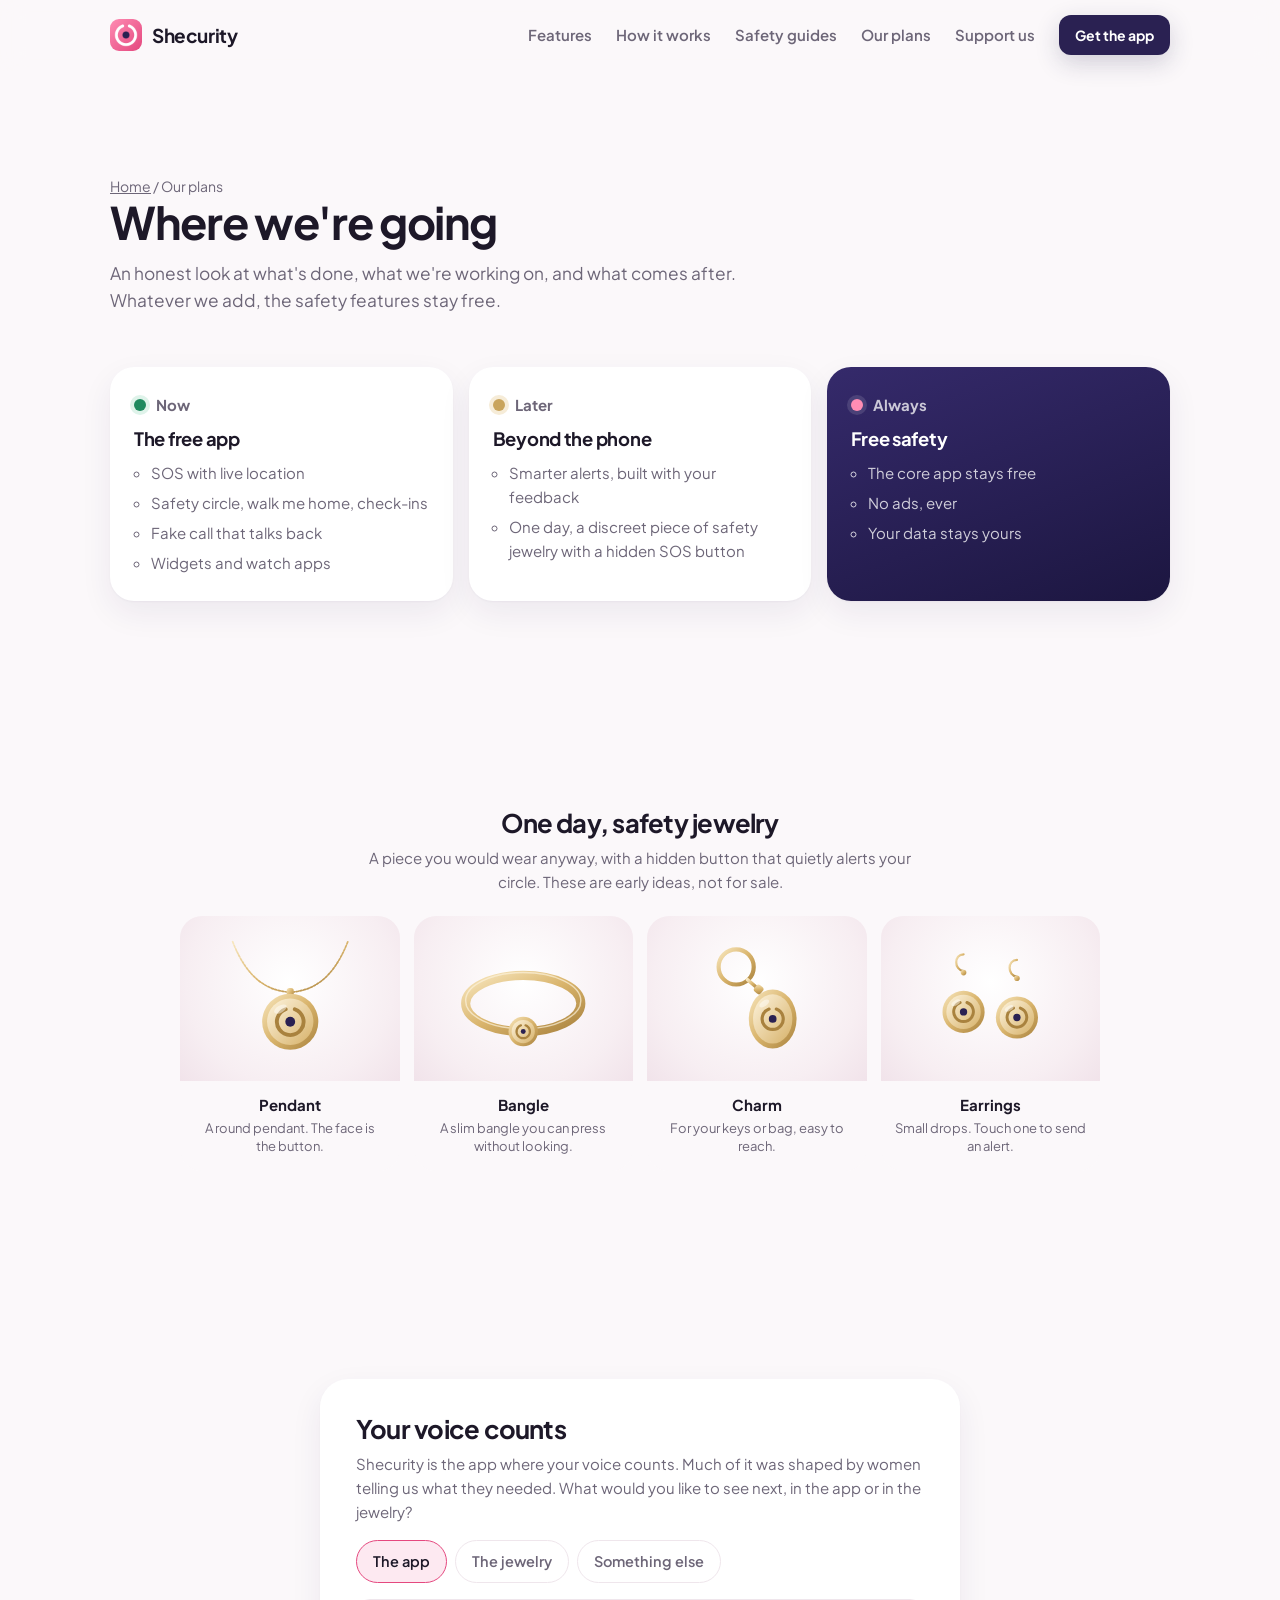
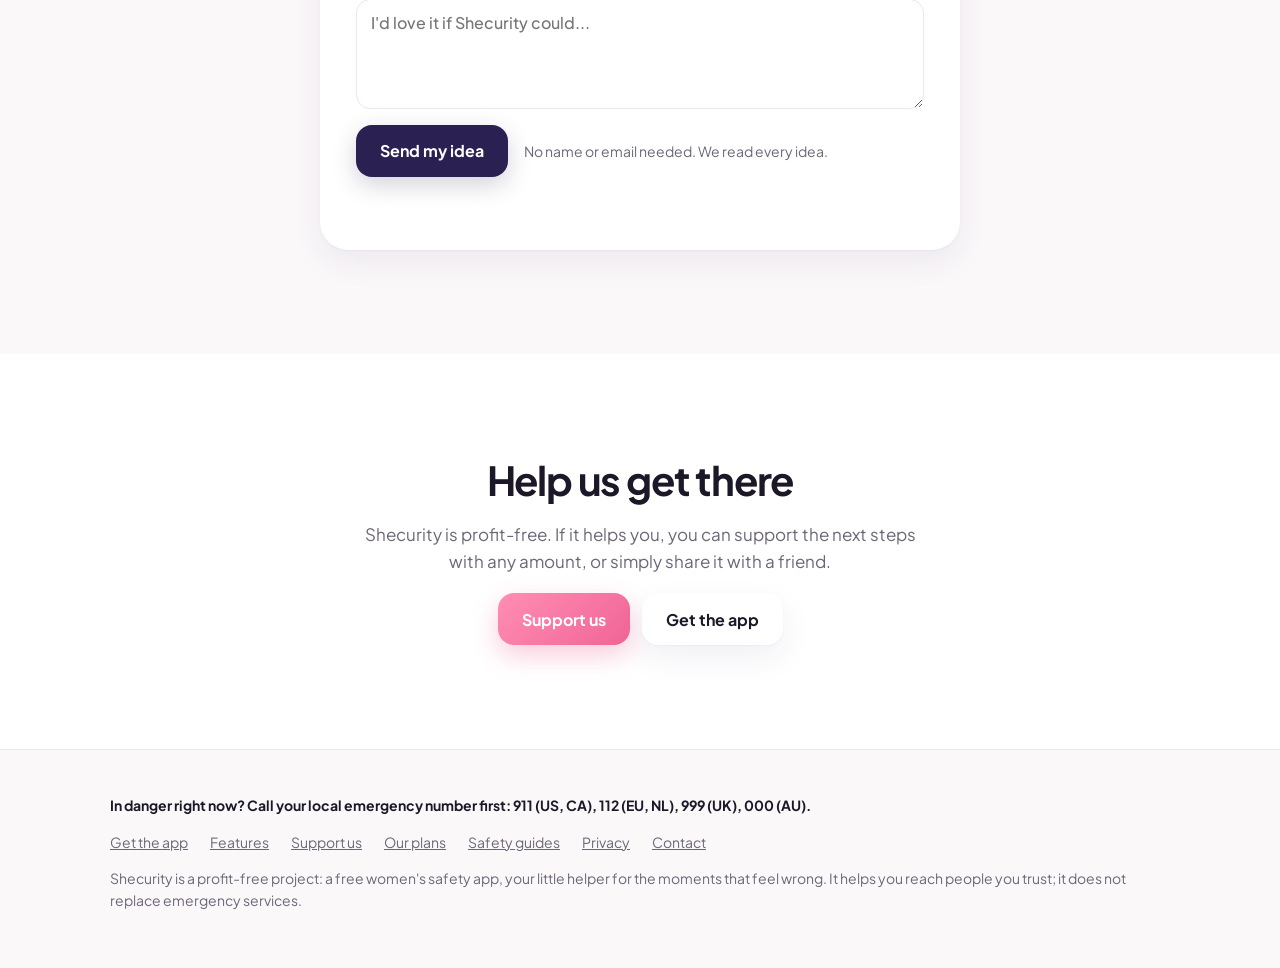
<file: plans/index.html>
<!doctype html>
<html lang="en">
<head>
<meta charset="utf-8">
<meta name="viewport" content="width=device-width, initial-scale=1, viewport-fit=cover">
<title>Our Plans: What's Next for Shecurity, the Free Women's Safety App</title>
<meta name="description" content="Where Shecurity is going: the free app today, smarter alerts built with your feedback, and always free safety with no ads.">
<link rel="canonical" href="https://getshecurity.com/plans/">
<meta name="robots" content="index, follow, max-image-preview:large">
<meta name="theme-color" content="#fbf8fa">
<meta property="og:type" content="website">
<meta property="og:site_name" content="Shecurity">
<meta property="og:title" content="Our Plans: What's Next for Shecurity, the Free Women's Safety App">
<meta property="og:description" content="Where Shecurity is going: the free app today, smarter alerts built with your feedback, and always free safety with no ads.">
<meta property="og:url" content="https://getshecurity.com/plans/">
<meta property="og:image" content="https://getshecurity.com/img/share.png">
<meta property="og:image:width" content="1200">
<meta property="og:image:height" content="630">
<meta property="og:image:alt" content="Shecurity: your little helper for the moments that feel wrong">
<meta property="og:locale" content="en_US">
<meta name="twitter:card" content="summary_large_image">
<meta name="twitter:title" content="Our Plans: What's Next for Shecurity, the Free Women's Safety App">
<meta name="twitter:description" content="Where Shecurity is going: the free app today, smarter alerts built with your feedback, and always free safety with no ads.">
<meta name="twitter:image" content="https://getshecurity.com/img/share.png">
<meta name="google-play-app" content="app-id=io.github.punselie15.shecurity">
<link rel="icon" href="../icon.svg" type="image/svg+xml">
<link rel="icon" href="../favicon-32.png" sizes="32x32" type="image/png">
<link rel="apple-touch-icon" href="../apple-touch-icon.png">
<link rel="preconnect" href="https://fonts.googleapis.com">
<link rel="preconnect" href="https://fonts.gstatic.com" crossorigin>
<link rel="stylesheet" href="https://fonts.googleapis.com/css2?family=Plus+Jakarta+Sans:wght@400;500;600;700&display=swap">
<link rel="stylesheet" href="../assets/style.css">
<script type="application/ld+json">{"@context": "https://schema.org", "@type": "BreadcrumbList", "itemListElement": [{"@type": "ListItem", "position": 1, "name": "Home", "item": "https://getshecurity.com/"}, {"@type": "ListItem", "position": 2, "name": "Our plans", "item": "https://getshecurity.com/plans/"}]}</script>
</head>
<body>
<header class="site"><div class="wrap">
<a class="logo" href="../"><img src="../icon-192.png" alt="" width="32" height="32">Shecurity</a>
<nav class="top" aria-label="Main"><a href="../#features">Features</a><a href="../#how">How it works</a><a href="../guides/">Safety guides</a><a class="keep" href="../plans/"><span class="xs-hide">Our </span>plans</a><a href="../#support">Support us</a><a class="btn primary sm" href="/download/">Get the app</a></nav>
</div></header>
<main>
<section class="band" style="padding-bottom:0"><div class="wrap">
<nav class="crumbs" aria-label="Breadcrumb"><a href="../">Home</a> / Our plans</nav>
<div class="head"><h1 style="font-size:clamp(2rem,4vw,2.8rem)">Where we're going</h1><p>An honest look at what's done, what we're working on, and what comes after. Whatever we add, the safety features stay free.</p></div>
</div></section>
<section class="band" id="roadmap" style="padding-top:8px"><div class="wrap">
<ol class="road">
<li class="now"><div class="when"><span class="dot"></span>Now</div><h3>The free app</h3><ul><li>SOS with live location</li><li>Safety circle, walk me home, check-ins</li><li>Fake call that talks back</li><li>Widgets and watch apps</li></ul></li>
<li class="later"><div class="when"><span class="dot"></span>Later</div><h3>Beyond the phone</h3><ul><li>Smarter alerts, built with your feedback</li><li>One day, a discreet piece of safety jewelry with a hidden SOS button</li></ul></li>
<li class="always"><div class="when"><span class="dot"></span>Always</div><h3>Free safety</h3><ul><li>The core app stays free</li><li>No ads, ever</li><li>Your data stays yours</li></ul></li>
</ol>
</div></section>


<section class="band jewel-band"><div class="wrap">
<div class="jewel-head"><h2>One day, safety jewelry</h2><p>A piece you would wear anyway, with a hidden button that quietly alerts your circle. These are early ideas, not for sale.</p></div>
<div class="pieces mini">
<figure class="piece"><div class="art"><svg viewBox="0 0 200 170" role="img" aria-label="Signet pendant on a fine chain"><defs><linearGradient id="g1" x1="0" y1="0" x2="1" y2="1"><stop offset="0" stop-color="#f8e7bf"/><stop offset=".5" stop-color="#d9b46c"/><stop offset="1" stop-color="#a9823e"/></linearGradient><linearGradient id="f1" x1="0" y1="0" x2="1" y2="1"><stop offset="0" stop-color="#fdf3dc"/><stop offset="1" stop-color="#d7b26a"/></linearGradient></defs>
<path d="M18 4 C40 60 70 74 100 76 C130 74 160 60 182 4" fill="none" stroke="url(#g1)" stroke-width="2.4" stroke-dasharray="3 2.2" stroke-linecap="round"/>
<rect x="95" y="70" width="10" height="14" rx="4" fill="url(#g1)"/>
<circle cx="100" cy="118" r="40" fill="url(#g1)"/><circle cx="100" cy="118" r="33" fill="url(#f1)"/>
<path d="M106.50 100.15 A19 19 0 1 1 93.50 100.15" fill="none" stroke="#a9823e" stroke-width="5.5" stroke-linecap="round"/><circle cx="100" cy="118" r="7.0" fill="#2a2152"/>
<ellipse cx="86" cy="100" rx="10" ry="5" fill="#fff" opacity=".45" transform="rotate(-30 86 100)"/></svg></div><figcaption><b>Pendant</b><span>A round pendant. The face is the button.</span></figcaption></figure>
<figure class="piece"><div class="art"><svg viewBox="0 0 200 170" role="img" aria-label="Halo bangle with a small round face"><defs><linearGradient id="g2" x1="0" y1="0" x2="1" y2="1"><stop offset="0" stop-color="#f8e7bf"/><stop offset=".5" stop-color="#d9b46c"/><stop offset="1" stop-color="#a9823e"/></linearGradient><linearGradient id="f2" x1="0" y1="0" x2="1" y2="1"><stop offset="0" stop-color="#fdf3dc"/><stop offset="1" stop-color="#d7b26a"/></linearGradient></defs>
<ellipse cx="100" cy="92" rx="82" ry="40" fill="none" stroke="url(#g2)" stroke-width="13"/>
<ellipse cx="100" cy="88" rx="82" ry="40" fill="none" stroke="#fdf3dc" stroke-width="2" opacity=".7"/>
<circle cx="100" cy="132" r="21" fill="url(#g2)"/><circle cx="100" cy="132" r="16.5" fill="url(#f2)"/>
<path d="M103.25 123.07 A9.5 9.5 0 1 1 96.75 123.07" fill="none" stroke="#a9823e" stroke-width="3.2" stroke-linecap="round"/><circle cx="100" cy="132" r="3.5" fill="#2a2152"/></svg></div><figcaption><b>Bangle</b><span>A slim bangle you can press without looking.</span></figcaption></figure>
<figure class="piece"><div class="art"><svg viewBox="0 0 200 170" role="img" aria-label="Locket charm on a keyring"><defs><linearGradient id="g3" x1="0" y1="0" x2="1" y2="1"><stop offset="0" stop-color="#f8e7bf"/><stop offset=".5" stop-color="#d9b46c"/><stop offset="1" stop-color="#a9823e"/></linearGradient><linearGradient id="f3" x1="0" y1="0" x2="1" y2="1"><stop offset="0" stop-color="#fdf3dc"/><stop offset="1" stop-color="#d7b26a"/></linearGradient></defs>
<circle cx="70" cy="40" r="25" fill="none" stroke="url(#g3)" stroke-width="6"/>
<path d="M86 58 L100 70" stroke="url(#g3)" stroke-width="5" stroke-linecap="round"/>
<rect x="96" y="66" width="12" height="12" rx="4" fill="url(#g3)" transform="rotate(40 102 72)"/>
<ellipse cx="122" cy="114" rx="34" ry="42" fill="url(#g3)"/><ellipse cx="122" cy="114" rx="28" ry="35" fill="url(#f3)"/>
<path d="M127.13 99.90 A15 15 0 1 1 116.87 99.90" fill="none" stroke="#a9823e" stroke-width="4.5" stroke-linecap="round"/><circle cx="122" cy="114" r="5.5" fill="#2a2152"/>
<ellipse cx="110" cy="92" rx="8" ry="4" fill="#fff" opacity=".45" transform="rotate(-35 110 92)"/></svg></div><figcaption><b>Charm</b><span>For your keys or bag, easy to reach.</span></figcaption></figure>
<figure class="piece"><div class="art"><svg viewBox="0 0 200 170" role="img" aria-label="Drop earrings with a small round face"><defs><linearGradient id="g4" x1="0" y1="0" x2="1" y2="1"><stop offset="0" stop-color="#f8e7bf"/><stop offset=".5" stop-color="#d9b46c"/><stop offset="1" stop-color="#a9823e"/></linearGradient><linearGradient id="f4" x1="0" y1="0" x2="1" y2="1"><stop offset="0" stop-color="#fdf3dc"/><stop offset="1" stop-color="#d7b26a"/></linearGradient></defs>
<g><path d="M62 22 C48 22 48 44 62 46" fill="none" stroke="url(#g4)" stroke-width="3.2" stroke-linecap="round"/><circle cx="62" cy="48" r="4" fill="url(#g4)"/><path d="M62 52 L62 72" stroke="url(#g4)" stroke-width="2.6" stroke-linecap="round"/>
<circle cx="62" cy="104" r="30" fill="url(#g4)"/><circle cx="62" cy="104" r="24.5" fill="url(#f4)"/><path d="M66.87 90.62 A14 14 0 1 1 57.13 90.62" fill="none" stroke="#a9823e" stroke-width="4.2" stroke-linecap="round"/><circle cx="62" cy="104" r="5.2" fill="#2a2152"/><ellipse cx="51" cy="91" rx="7" ry="3.5" fill="#fff" opacity=".45" transform="rotate(-30 51 91)"/></g>
<g transform="translate(76 8)"><path d="M62 22 C48 22 48 44 62 46" fill="none" stroke="url(#g4)" stroke-width="3.2" stroke-linecap="round"/><circle cx="62" cy="48" r="4" fill="url(#g4)"/><path d="M62 52 L62 72" stroke="url(#g4)" stroke-width="2.6" stroke-linecap="round"/>
<circle cx="62" cy="104" r="30" fill="url(#g4)"/><circle cx="62" cy="104" r="24.5" fill="url(#f4)"/><path d="M66.87 90.62 A14 14 0 1 1 57.13 90.62" fill="none" stroke="#a9823e" stroke-width="4.2" stroke-linecap="round"/><circle cx="62" cy="104" r="5.2" fill="#2a2152"/><ellipse cx="51" cy="91" rx="7" ry="3.5" fill="#fff" opacity=".45" transform="rotate(-30 51 91)"/></g></svg></div><figcaption><b>Earrings</b><span>Small drops. Touch one to send an alert.</span></figcaption></figure>
</div>
</div></section>
<section class="band wish-band"><div class="wrap">
<form class="card wish" id="wishForm" novalidate>
<div class="wish-head"><h2>Your voice counts</h2><p>Shecurity is the app where your voice counts. Much of it was shaped by women telling us what they needed. What would you like to see next, in the app or in the jewelry?</p></div>
<div class="wish-topics" role="radiogroup" aria-label="Your idea is about">
<label><input type="radio" name="topic" value="app" checked><span>The app</span></label>
<label><input type="radio" name="topic" value="jewelry"><span>The jewelry</span></label>
<label><input type="radio" name="topic" value="other"><span>Something else</span></label>
</div>
<label class="field"><span class="sr">Your idea</span><textarea name="message" rows="4" maxlength="1000" required placeholder="I'd love it if Shecurity could..."></textarea></label>
<input class="hp" type="text" name="website" tabindex="-1" autocomplete="off" aria-hidden="true">
<div class="wish-foot"><button class="btn primary" type="submit">Send my idea</button><span class="small-note">No name or email needed. We read every idea.</span></div>
<p class="form-msg" id="wishMsg" role="status" aria-live="polite"></p>
</form>
</div></section>
<section class="band alt"><div class="wrap closing">
<h2>Help us get there</h2>
<p>Shecurity is profit-free. If it helps you, you can support the next steps with any amount, or simply share it with a friend.</p>
<div class="ctas" style="justify-content:center"><a class="btn pink" href="../#support">Support us</a><a class="btn soft" href="/download/">Get the app</a></div>
</div></section>
</main>
<footer class="site"><div class="wrap">
<p class="emergency">In danger right now? Call your local emergency number first: 911 (US, CA), 112 (EU, NL), 999 (UK), 000 (AU).</p>
<div class="links"><a href="/download/">Get the app</a><a href="../#features">Features</a><a href="../#support">Support us</a><a href="../plans/">Our plans</a><a href="../guides/">Safety guides</a><a href="../privacy.html">Privacy</a><a href="mailto:hello@getshecurity.com">Contact</a></div>
<p>Shecurity is a profit-free project: a free women's safety app, your little helper for the moments that feel wrong. It helps you reach people you trust; it does not replace emergency services.</p>
</div></footer>
<script src="../assets/site.js" defer></script>
</body>
</html>
</file>
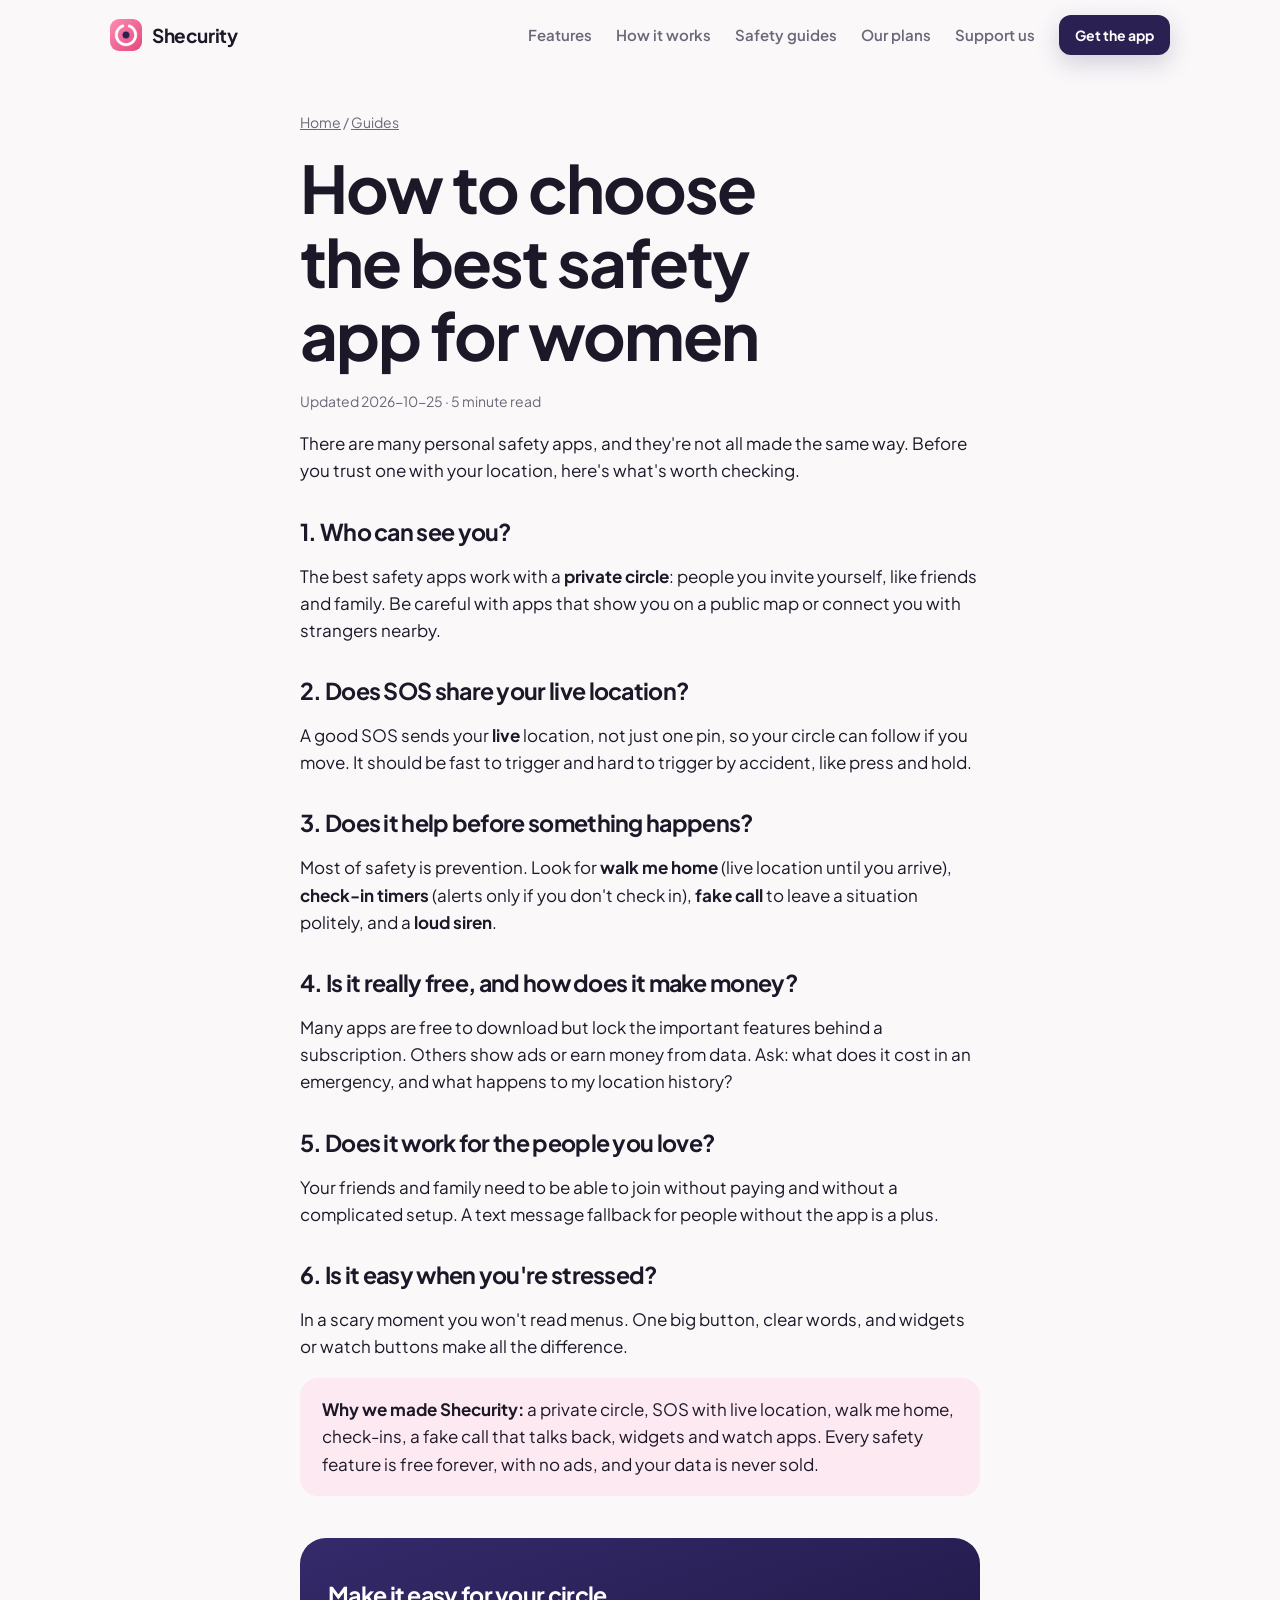
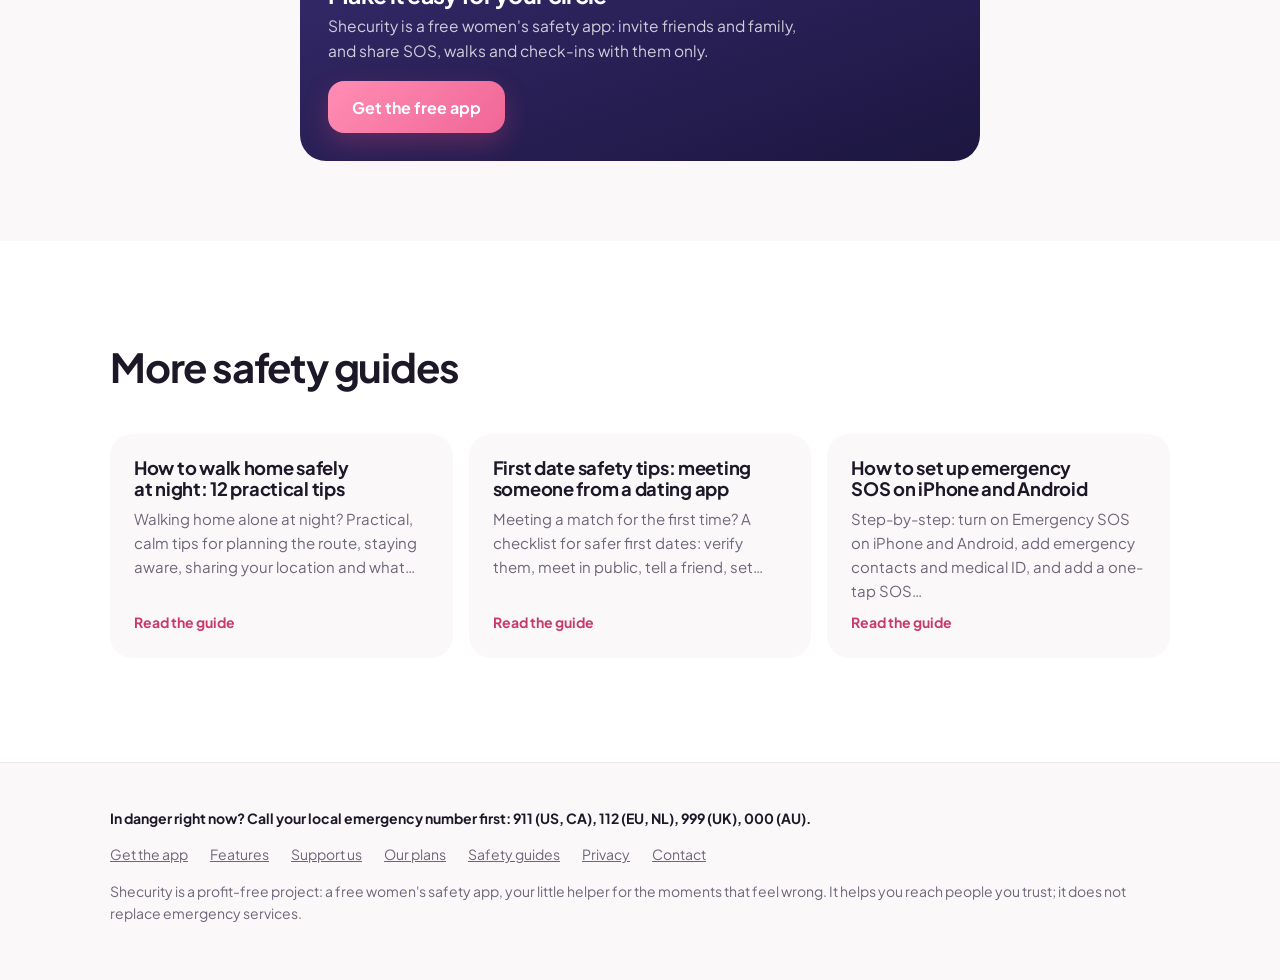
<file: guides/best-safety-app-for-women/index.html>
<!doctype html>
<html lang="en">
<head>
<meta charset="utf-8">
<meta name="viewport" content="width=device-width, initial-scale=1, viewport-fit=cover">
<title>How to choose the best safety app for women | Shecurity</title>
<meta name="description" content="Looking for the best personal safety app for women? What really matters: a private circle, SOS with live location, check-ins, fake call, no ads, and what the app does with your data.">
<link rel="canonical" href="https://getshecurity.com/guides/best-safety-app-for-women/">
<meta name="robots" content="index, follow, max-image-preview:large">
<meta name="theme-color" content="#fbf8fa">
<meta property="og:type" content="article">
<meta property="og:site_name" content="Shecurity">
<meta property="og:title" content="How to choose the best safety app for women | Shecurity">
<meta property="og:description" content="Looking for the best personal safety app for women? What really matters: a private circle, SOS with live location, check-ins, fake call, no ads, and what the app does with your data.">
<meta property="og:url" content="https://getshecurity.com/guides/best-safety-app-for-women/">
<meta property="og:image" content="https://getshecurity.com/img/share.png">
<meta property="og:image:width" content="1200">
<meta property="og:image:height" content="630">
<meta property="og:image:alt" content="Shecurity: your little helper for the moments that feel wrong">
<meta property="og:locale" content="en_US">
<meta name="twitter:card" content="summary_large_image">
<meta name="twitter:title" content="How to choose the best safety app for women | Shecurity">
<meta name="twitter:description" content="Looking for the best personal safety app for women? What really matters: a private circle, SOS with live location, check-ins, fake call, no ads, and what the app does with your data.">
<meta name="twitter:image" content="https://getshecurity.com/img/share.png">
<meta name="google-play-app" content="app-id=io.github.punselie15.shecurity">
<link rel="icon" href="../../icon.svg" type="image/svg+xml">
<link rel="icon" href="../../favicon-32.png" sizes="32x32" type="image/png">
<link rel="apple-touch-icon" href="../../apple-touch-icon.png">
<link rel="preconnect" href="https://fonts.googleapis.com">
<link rel="preconnect" href="https://fonts.gstatic.com" crossorigin>
<link rel="stylesheet" href="https://fonts.googleapis.com/css2?family=Plus+Jakarta+Sans:wght@400;500;600;700&display=swap">
<link rel="stylesheet" href="../../assets/style.css">
<script type="application/ld+json">{"@context": "https://schema.org", "@type": "Article", "headline": "How to choose the best safety app for women", "description": "Looking for the best personal safety app for women? What really matters: a private circle, SOS with live location, check-ins, fake call, no ads, and what the app does with your data.", "datePublished": "2026-10-24", "dateModified": "2026-10-25", "author": {"@id": "https://getshecurity.com/#org"}, "publisher": {"@id": "https://getshecurity.com/#org"}, "mainEntityOfPage": "https://getshecurity.com/guides/best-safety-app-for-women/", "image": "https://getshecurity.com/img/share.png"}</script>
<script type="application/ld+json">{"@context": "https://schema.org", "@type": "BreadcrumbList", "itemListElement": [{"@type": "ListItem", "position": 1, "name": "Home", "item": "https://getshecurity.com/"}, {"@type": "ListItem", "position": 2, "name": "Guides", "item": "https://getshecurity.com/guides/"}, {"@type": "ListItem", "position": 3, "name": "How to choose the best safety app for women", "item": "https://getshecurity.com/guides/best-safety-app-for-women/"}]}</script>
</head>
<body>
<header class="site"><div class="wrap">
<a class="logo" href="../../"><img src="../../icon-192.png" alt="" width="32" height="32">Shecurity</a>
<nav class="top" aria-label="Main"><a href="../../#features">Features</a><a href="../../#how">How it works</a><a href="../../guides/">Safety guides</a><a class="keep" href="../../plans/"><span class="xs-hide">Our </span>plans</a><a href="../../#support">Support us</a><a class="btn primary sm" href="/download/">Get the app</a></nav>
</div></header>
<main>
<article class="post"><div class="wrap">
<nav class="crumbs" aria-label="Breadcrumb"><a href="../../">Home</a> / <a href="../">Guides</a></nav>
<h1>How to choose the best safety app for women</h1>
<p class="meta">Updated 2026-10-25 · 5 minute read</p>

<p>There are many personal safety apps, and they're not all made the same way. Before you trust one with your location, here's what's worth checking.</p>
<h2>1. Who can see you?</h2>
<p>The best safety apps work with a <strong>private circle</strong>: people you invite yourself, like friends and family. Be careful with apps that show you on a public map or connect you with strangers nearby.</p>
<h2>2. Does SOS share your live location?</h2>
<p>A good SOS sends your <strong>live</strong> location, not just one pin, so your circle can follow if you move. It should be fast to trigger and hard to trigger by accident, like press and hold.</p>
<h2>3. Does it help before something happens?</h2>
<p>Most of safety is prevention. Look for <strong>walk me home</strong> (live location until you arrive), <strong>check-in timers</strong> (alerts only if you don't check in), <strong>fake call</strong> to leave a situation politely, and a <strong>loud siren</strong>.</p>
<h2>4. Is it really free, and how does it make money?</h2>
<p>Many apps are free to download but lock the important features behind a subscription. Others show ads or earn money from data. Ask: what does it cost in an emergency, and what happens to my location history?</p>
<h2>5. Does it work for the people you love?</h2>
<p>Your friends and family need to be able to join without paying and without a complicated setup. A text message fallback for people without the app is a plus.</p>
<h2>6. Is it easy when you're stressed?</h2>
<p>In a scary moment you won't read menus. One big button, clear words, and widgets or watch buttons make all the difference.</p>
<div class="tip"><strong>Why we made Shecurity:</strong> a private circle, SOS with live location, walk me home, check-ins, a fake call that talks back, widgets and watch apps. Every safety feature is free forever, with no ads, and your data is never sold.</div>

<div class="article-cta"><div><h2>Make it easy for your circle</h2><p>Shecurity is a free women's safety app: invite friends and family, and share SOS, walks and check-ins with them only.</p></div><a class="btn pink" href="/download/">Get the free app</a></div>
</div></article>
<section class="band alt"><div class="wrap"><div class="head"><h2>More safety guides</h2></div><div class="guide-grid"><a class="guide-card" href="../../guides/walk-home-safely/"><h3>How to walk home safely at night: 12 practical tips</h3><p>Walking home alone at night? Practical, calm tips for planning the route, staying aware, sharing your location and what…</p><span>Read the guide</span></a><a class="guide-card" href="../../guides/first-date-safety/"><h3>First date safety tips: meeting someone from a dating app</h3><p>Meeting a match for the first time? A checklist for safer first dates: verify them, meet in public, tell a friend, set…</p><span>Read the guide</span></a><a class="guide-card" href="../../guides/phone-emergency-sos/"><h3>How to set up emergency SOS on iPhone and Android</h3><p>Step-by-step: turn on Emergency SOS on iPhone and Android, add emergency contacts and medical ID, and add a one-tap SOS…</p><span>Read the guide</span></a></div></div></section>
</main>
<footer class="site"><div class="wrap">
<p class="emergency">In danger right now? Call your local emergency number first: 911 (US, CA), 112 (EU, NL), 999 (UK), 000 (AU).</p>
<div class="links"><a href="/download/">Get the app</a><a href="../../#features">Features</a><a href="../../#support">Support us</a><a href="../../plans/">Our plans</a><a href="../../guides/">Safety guides</a><a href="../../privacy.html">Privacy</a><a href="mailto:hello@getshecurity.com">Contact</a></div>
<p>Shecurity is a profit-free project: a free women's safety app, your little helper for the moments that feel wrong. It helps you reach people you trust; it does not replace emergency services.</p>
</div></footer>
<script src="../../assets/site.js" defer></script>
</body>
</html>
</file>
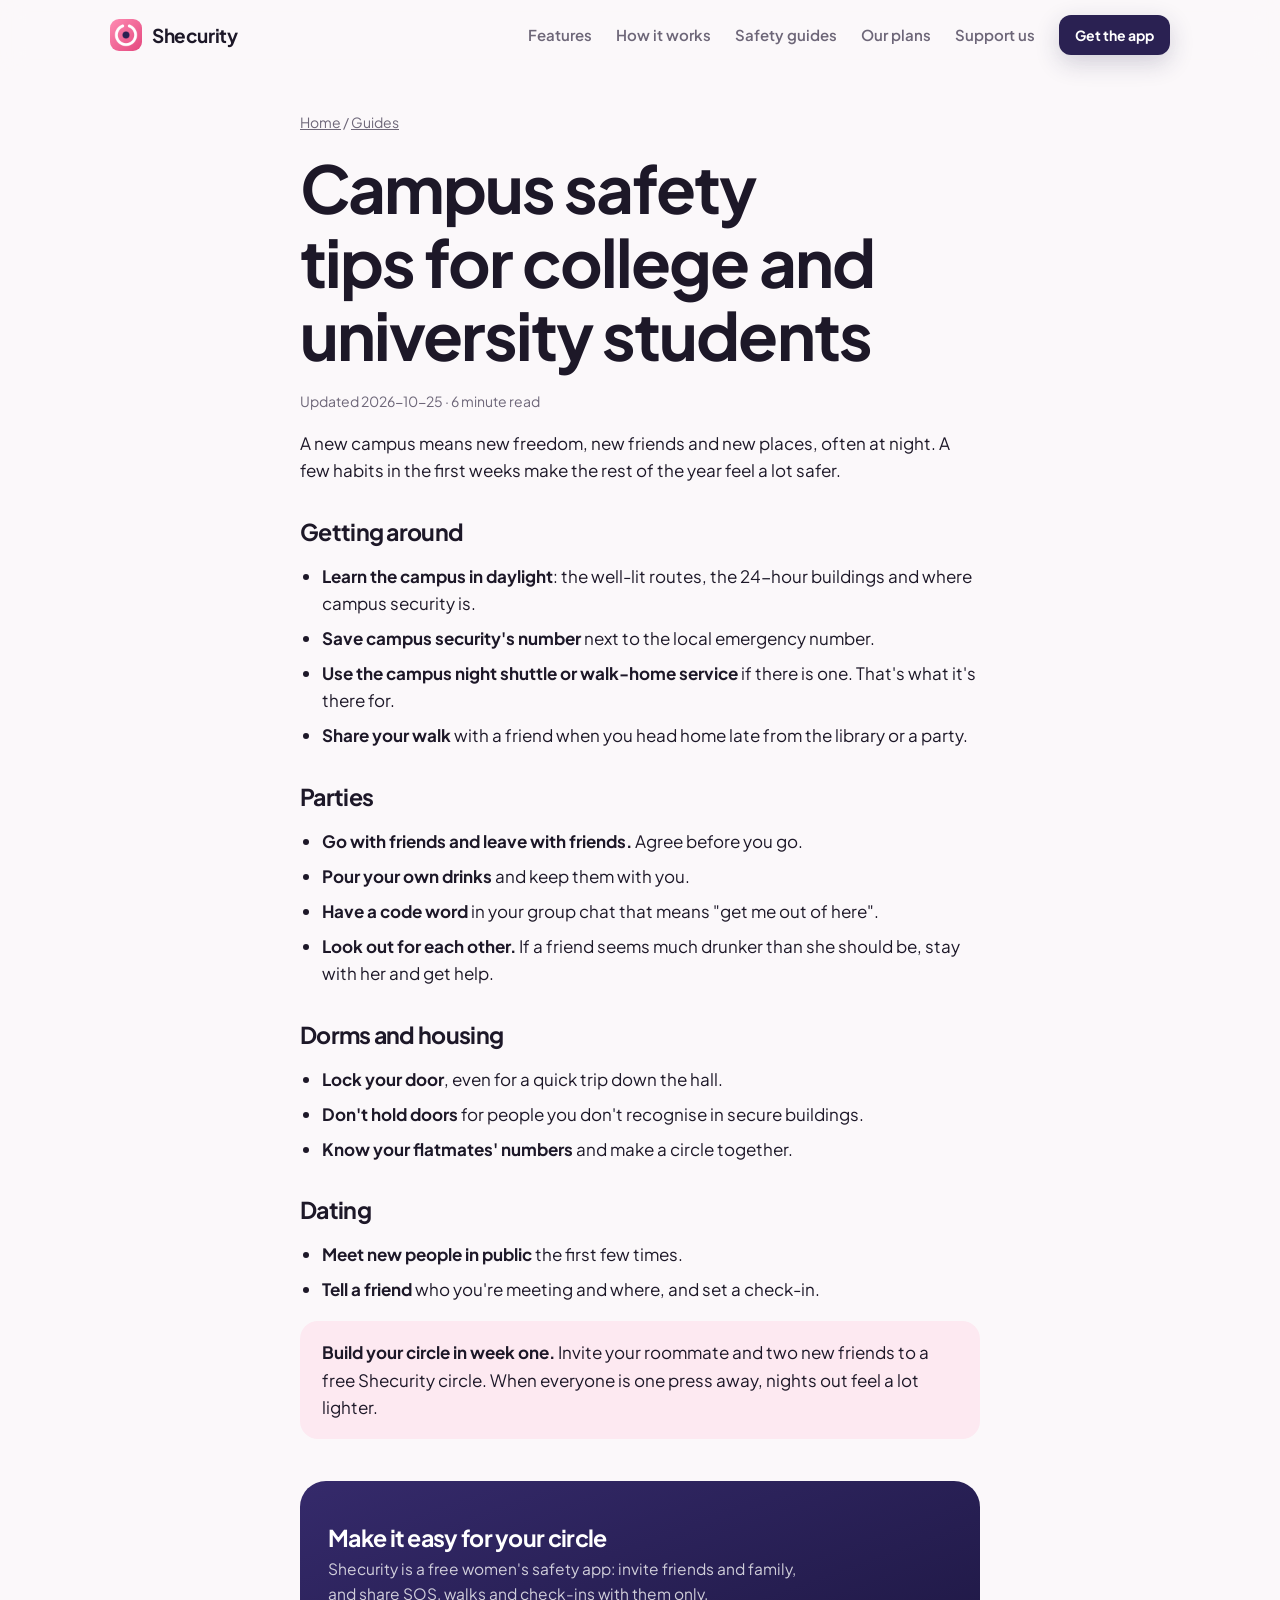
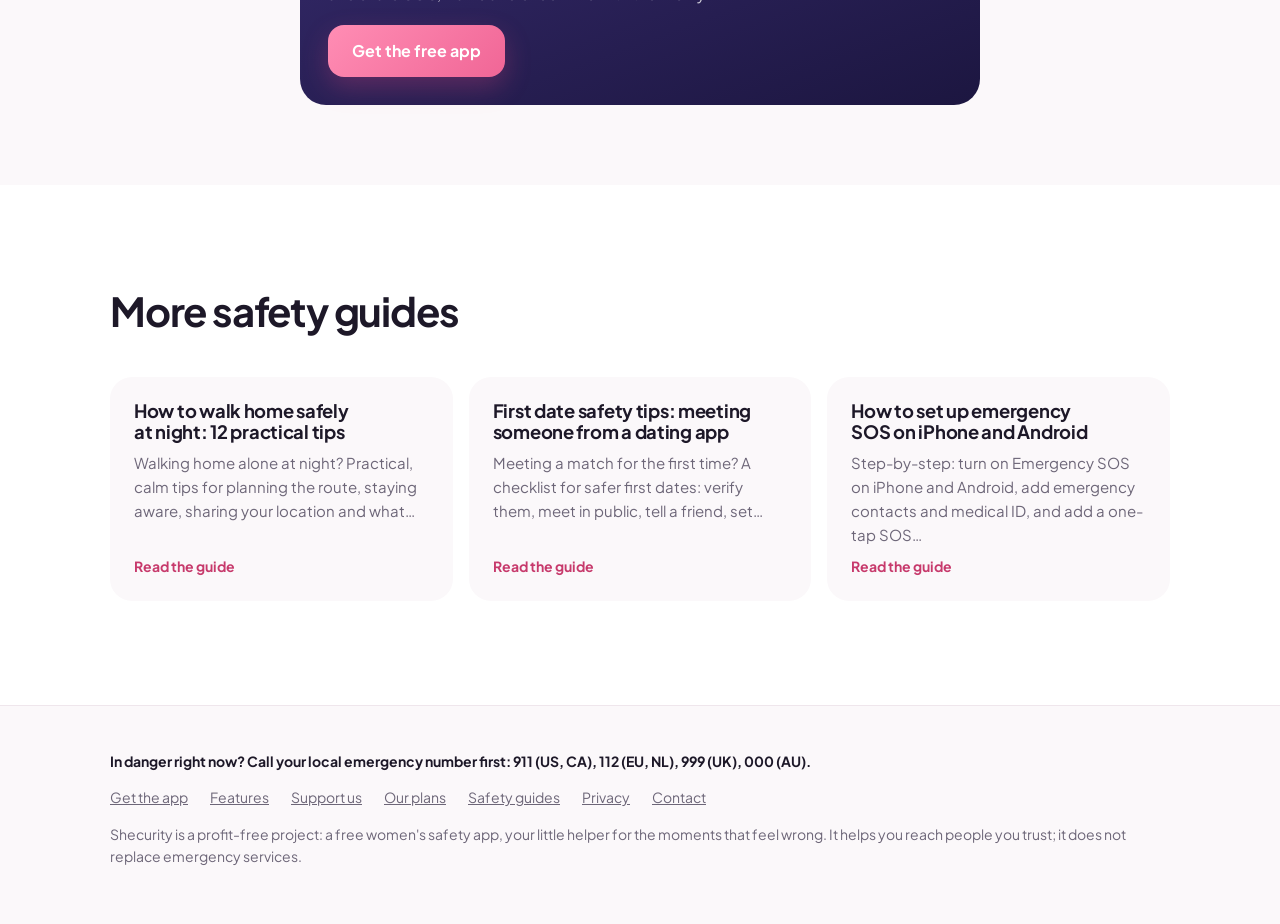
<file: guides/college-campus-safety/index.html>
<!doctype html>
<html lang="en">
<head>
<meta charset="utf-8">
<meta name="viewport" content="width=device-width, initial-scale=1, viewport-fit=cover">
<title>Campus safety tips for college and university students | Shecurity</title>
<meta name="description" content="Starting college or university? Campus safety tips for students: getting around at night, parties, dorms, dating and building a safety circle with your new friends.">
<link rel="canonical" href="https://getshecurity.com/guides/college-campus-safety/">
<meta name="robots" content="index, follow, max-image-preview:large">
<meta name="theme-color" content="#fbf8fa">
<meta property="og:type" content="article">
<meta property="og:site_name" content="Shecurity">
<meta property="og:title" content="Campus safety tips for college and university students | Shecurity">
<meta property="og:description" content="Starting college or university? Campus safety tips for students: getting around at night, parties, dorms, dating and building a safety circle with your new friends.">
<meta property="og:url" content="https://getshecurity.com/guides/college-campus-safety/">
<meta property="og:image" content="https://getshecurity.com/img/share.png">
<meta property="og:image:width" content="1200">
<meta property="og:image:height" content="630">
<meta property="og:image:alt" content="Shecurity: your little helper for the moments that feel wrong">
<meta property="og:locale" content="en_US">
<meta name="twitter:card" content="summary_large_image">
<meta name="twitter:title" content="Campus safety tips for college and university students | Shecurity">
<meta name="twitter:description" content="Starting college or university? Campus safety tips for students: getting around at night, parties, dorms, dating and building a safety circle with your new friends.">
<meta name="twitter:image" content="https://getshecurity.com/img/share.png">
<meta name="google-play-app" content="app-id=io.github.punselie15.shecurity">
<link rel="icon" href="../../icon.svg" type="image/svg+xml">
<link rel="icon" href="../../favicon-32.png" sizes="32x32" type="image/png">
<link rel="apple-touch-icon" href="../../apple-touch-icon.png">
<link rel="preconnect" href="https://fonts.googleapis.com">
<link rel="preconnect" href="https://fonts.gstatic.com" crossorigin>
<link rel="stylesheet" href="https://fonts.googleapis.com/css2?family=Plus+Jakarta+Sans:wght@400;500;600;700&display=swap">
<link rel="stylesheet" href="../../assets/style.css">
<script type="application/ld+json">{"@context": "https://schema.org", "@type": "Article", "headline": "Campus safety tips for college and university students", "description": "Starting college or university? Campus safety tips for students: getting around at night, parties, dorms, dating and building a safety circle with your new friends.", "datePublished": "2026-10-24", "dateModified": "2026-10-25", "author": {"@id": "https://getshecurity.com/#org"}, "publisher": {"@id": "https://getshecurity.com/#org"}, "mainEntityOfPage": "https://getshecurity.com/guides/college-campus-safety/", "image": "https://getshecurity.com/img/share.png"}</script>
<script type="application/ld+json">{"@context": "https://schema.org", "@type": "BreadcrumbList", "itemListElement": [{"@type": "ListItem", "position": 1, "name": "Home", "item": "https://getshecurity.com/"}, {"@type": "ListItem", "position": 2, "name": "Guides", "item": "https://getshecurity.com/guides/"}, {"@type": "ListItem", "position": 3, "name": "Campus safety tips for college and university students", "item": "https://getshecurity.com/guides/college-campus-safety/"}]}</script>
</head>
<body>
<header class="site"><div class="wrap">
<a class="logo" href="../../"><img src="../../icon-192.png" alt="" width="32" height="32">Shecurity</a>
<nav class="top" aria-label="Main"><a href="../../#features">Features</a><a href="../../#how">How it works</a><a href="../../guides/">Safety guides</a><a class="keep" href="../../plans/"><span class="xs-hide">Our </span>plans</a><a href="../../#support">Support us</a><a class="btn primary sm" href="/download/">Get the app</a></nav>
</div></header>
<main>
<article class="post"><div class="wrap">
<nav class="crumbs" aria-label="Breadcrumb"><a href="../../">Home</a> / <a href="../">Guides</a></nav>
<h1>Campus safety tips for college and university students</h1>
<p class="meta">Updated 2026-10-25 · 6 minute read</p>

<p>A new campus means new freedom, new friends and new places, often at night. A few habits in the first weeks make the rest of the year feel a lot safer.</p>
<h2>Getting around</h2>
<ul>
<li><strong>Learn the campus in daylight</strong>: the well-lit routes, the 24-hour buildings and where campus security is.</li>
<li><strong>Save campus security's number</strong> next to the local emergency number.</li>
<li><strong>Use the campus night shuttle or walk-home service</strong> if there is one. That's what it's there for.</li>
<li><strong>Share your walk</strong> with a friend when you head home late from the library or a party.</li>
</ul>
<h2>Parties</h2>
<ul>
<li><strong>Go with friends and leave with friends.</strong> Agree before you go.</li>
<li><strong>Pour your own drinks</strong> and keep them with you.</li>
<li><strong>Have a code word</strong> in your group chat that means "get me out of here".</li>
<li><strong>Look out for each other.</strong> If a friend seems much drunker than she should be, stay with her and get help.</li>
</ul>
<h2>Dorms and housing</h2>
<ul>
<li><strong>Lock your door</strong>, even for a quick trip down the hall.</li>
<li><strong>Don't hold doors</strong> for people you don't recognise in secure buildings.</li>
<li><strong>Know your flatmates' numbers</strong> and make a circle together.</li>
</ul>
<h2>Dating</h2>
<ul>
<li><strong>Meet new people in public</strong> the first few times.</li>
<li><strong>Tell a friend</strong> who you're meeting and where, and set a check-in.</li>
</ul>
<div class="tip"><strong>Build your circle in week one.</strong> Invite your roommate and two new friends to a free Shecurity circle. When everyone is one press away, nights out feel a lot lighter.</div>

<div class="article-cta"><div><h2>Make it easy for your circle</h2><p>Shecurity is a free women's safety app: invite friends and family, and share SOS, walks and check-ins with them only.</p></div><a class="btn pink" href="/download/">Get the free app</a></div>
</div></article>
<section class="band alt"><div class="wrap"><div class="head"><h2>More safety guides</h2></div><div class="guide-grid"><a class="guide-card" href="../../guides/walk-home-safely/"><h3>How to walk home safely at night: 12 practical tips</h3><p>Walking home alone at night? Practical, calm tips for planning the route, staying aware, sharing your location and what…</p><span>Read the guide</span></a><a class="guide-card" href="../../guides/first-date-safety/"><h3>First date safety tips: meeting someone from a dating app</h3><p>Meeting a match for the first time? A checklist for safer first dates: verify them, meet in public, tell a friend, set…</p><span>Read the guide</span></a><a class="guide-card" href="../../guides/phone-emergency-sos/"><h3>How to set up emergency SOS on iPhone and Android</h3><p>Step-by-step: turn on Emergency SOS on iPhone and Android, add emergency contacts and medical ID, and add a one-tap SOS…</p><span>Read the guide</span></a></div></div></section>
</main>
<footer class="site"><div class="wrap">
<p class="emergency">In danger right now? Call your local emergency number first: 911 (US, CA), 112 (EU, NL), 999 (UK), 000 (AU).</p>
<div class="links"><a href="/download/">Get the app</a><a href="../../#features">Features</a><a href="../../#support">Support us</a><a href="../../plans/">Our plans</a><a href="../../guides/">Safety guides</a><a href="../../privacy.html">Privacy</a><a href="mailto:hello@getshecurity.com">Contact</a></div>
<p>Shecurity is a profit-free project: a free women's safety app, your little helper for the moments that feel wrong. It helps you reach people you trust; it does not replace emergency services.</p>
</div></footer>
<script src="../../assets/site.js" defer></script>
</body>
</html>
</file>
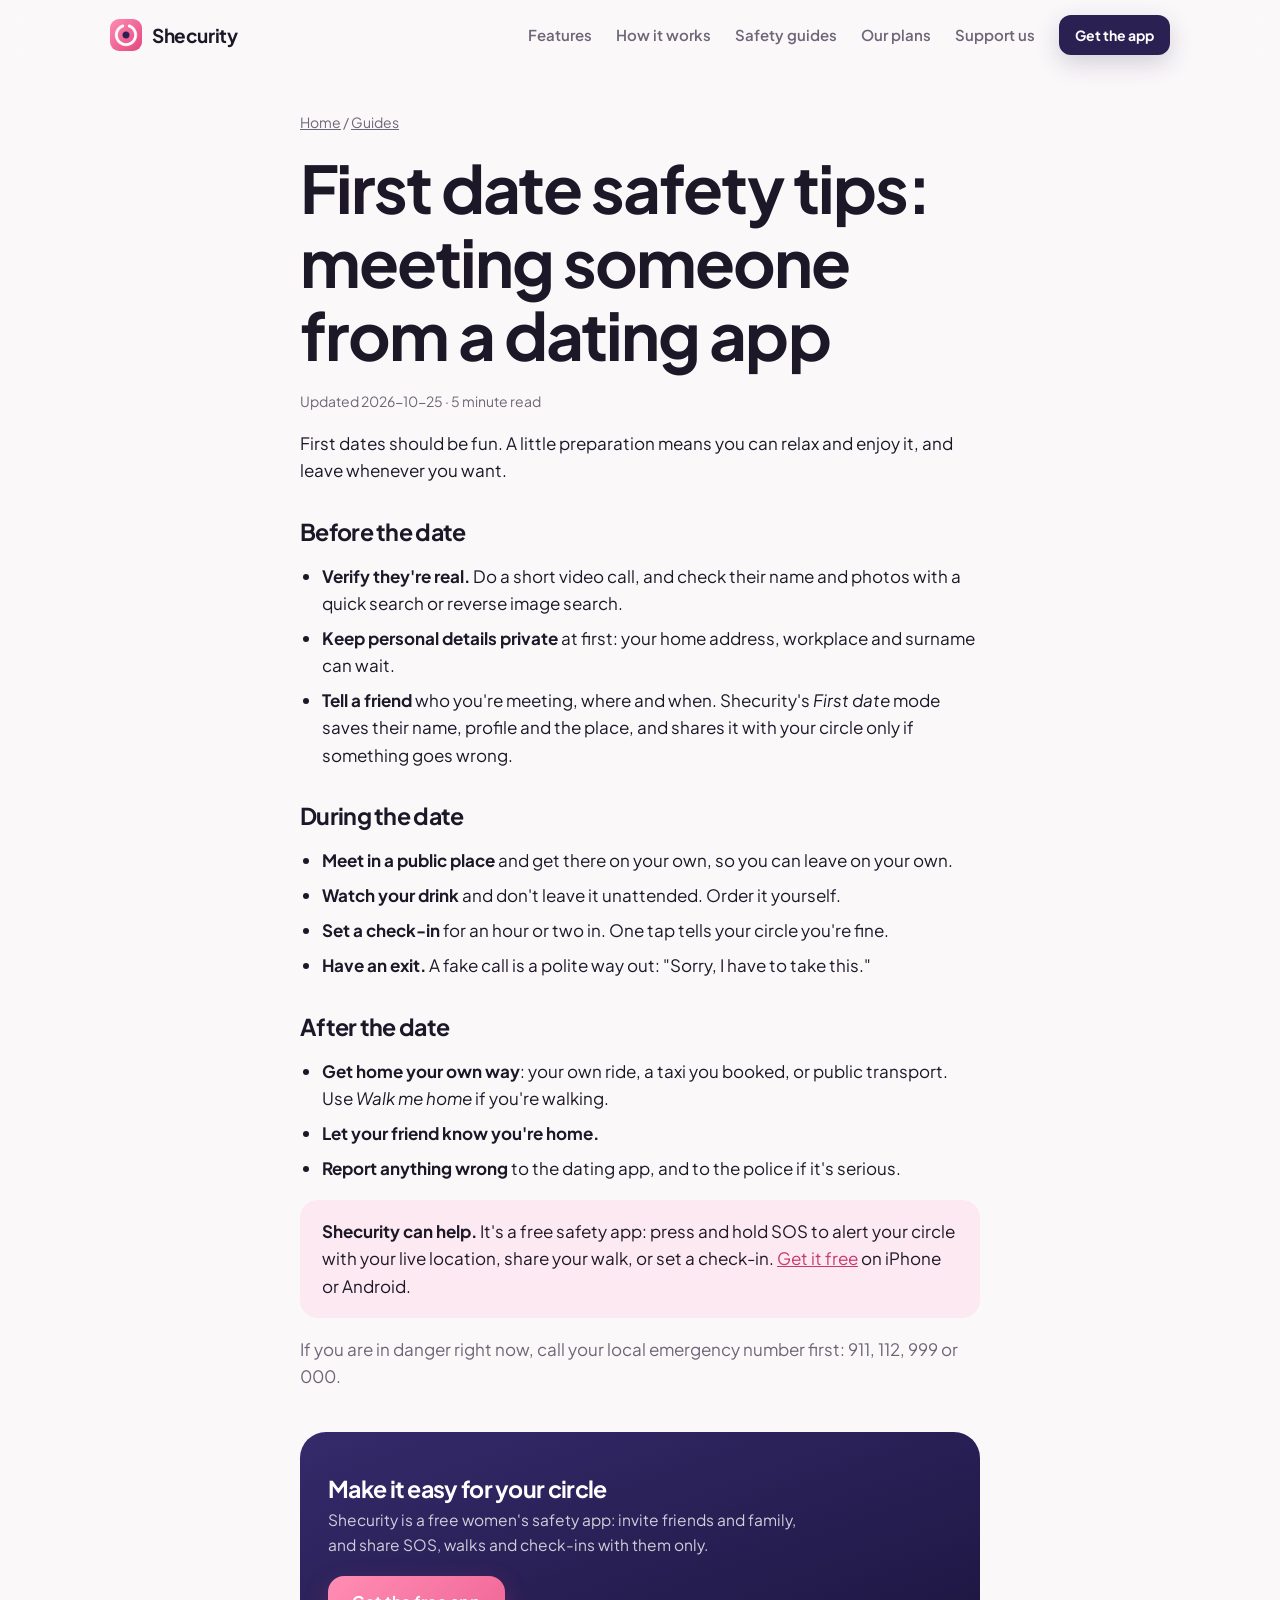
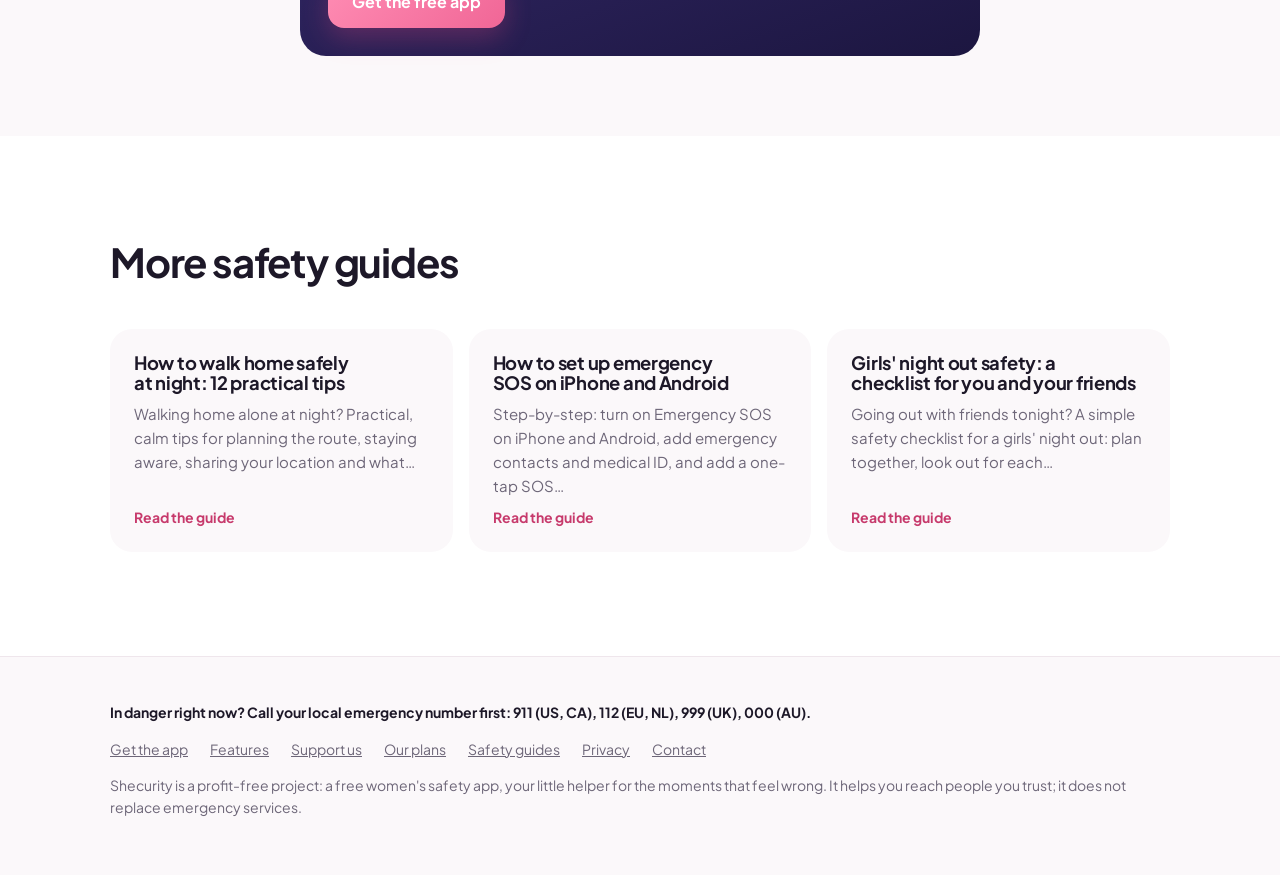
<file: guides/first-date-safety/index.html>
<!doctype html>
<html lang="en">
<head>
<meta charset="utf-8">
<meta name="viewport" content="width=device-width, initial-scale=1, viewport-fit=cover">
<title>First date safety tips: meeting someone from a dating app | Shecurity</title>
<meta name="description" content="Meeting a match for the first time? A checklist for safer first dates: verify them, meet in public, tell a friend, set a check-in and leave whenever you want.">
<link rel="canonical" href="https://getshecurity.com/guides/first-date-safety/">
<meta name="robots" content="index, follow, max-image-preview:large">
<meta name="theme-color" content="#fbf8fa">
<meta property="og:type" content="article">
<meta property="og:site_name" content="Shecurity">
<meta property="og:title" content="First date safety tips: meeting someone from a dating app | Shecurity">
<meta property="og:description" content="Meeting a match for the first time? A checklist for safer first dates: verify them, meet in public, tell a friend, set a check-in and leave whenever you want.">
<meta property="og:url" content="https://getshecurity.com/guides/first-date-safety/">
<meta property="og:image" content="https://getshecurity.com/img/share.png">
<meta property="og:image:width" content="1200">
<meta property="og:image:height" content="630">
<meta property="og:image:alt" content="Shecurity: your little helper for the moments that feel wrong">
<meta property="og:locale" content="en_US">
<meta name="twitter:card" content="summary_large_image">
<meta name="twitter:title" content="First date safety tips: meeting someone from a dating app | Shecurity">
<meta name="twitter:description" content="Meeting a match for the first time? A checklist for safer first dates: verify them, meet in public, tell a friend, set a check-in and leave whenever you want.">
<meta name="twitter:image" content="https://getshecurity.com/img/share.png">
<meta name="google-play-app" content="app-id=io.github.punselie15.shecurity">
<link rel="icon" href="../../icon.svg" type="image/svg+xml">
<link rel="icon" href="../../favicon-32.png" sizes="32x32" type="image/png">
<link rel="apple-touch-icon" href="../../apple-touch-icon.png">
<link rel="preconnect" href="https://fonts.googleapis.com">
<link rel="preconnect" href="https://fonts.gstatic.com" crossorigin>
<link rel="stylesheet" href="https://fonts.googleapis.com/css2?family=Plus+Jakarta+Sans:wght@400;500;600;700&display=swap">
<link rel="stylesheet" href="../../assets/style.css">
<script type="application/ld+json">{"@context": "https://schema.org", "@type": "Article", "headline": "First date safety tips: meeting someone from a dating app", "description": "Meeting a match for the first time? A checklist for safer first dates: verify them, meet in public, tell a friend, set a check-in and leave whenever you want.", "datePublished": "2026-10-24", "dateModified": "2026-10-25", "author": {"@id": "https://getshecurity.com/#org"}, "publisher": {"@id": "https://getshecurity.com/#org"}, "mainEntityOfPage": "https://getshecurity.com/guides/first-date-safety/", "image": "https://getshecurity.com/img/share.png"}</script>
<script type="application/ld+json">{"@context": "https://schema.org", "@type": "BreadcrumbList", "itemListElement": [{"@type": "ListItem", "position": 1, "name": "Home", "item": "https://getshecurity.com/"}, {"@type": "ListItem", "position": 2, "name": "Guides", "item": "https://getshecurity.com/guides/"}, {"@type": "ListItem", "position": 3, "name": "First date safety tips: meeting someone from a dating app", "item": "https://getshecurity.com/guides/first-date-safety/"}]}</script>
</head>
<body>
<header class="site"><div class="wrap">
<a class="logo" href="../../"><img src="../../icon-192.png" alt="" width="32" height="32">Shecurity</a>
<nav class="top" aria-label="Main"><a href="../../#features">Features</a><a href="../../#how">How it works</a><a href="../../guides/">Safety guides</a><a class="keep" href="../../plans/"><span class="xs-hide">Our </span>plans</a><a href="../../#support">Support us</a><a class="btn primary sm" href="/download/">Get the app</a></nav>
</div></header>
<main>
<article class="post"><div class="wrap">
<nav class="crumbs" aria-label="Breadcrumb"><a href="../../">Home</a> / <a href="../">Guides</a></nav>
<h1>First date safety tips: meeting someone from a dating app</h1>
<p class="meta">Updated 2026-10-25 · 5 minute read</p>
<p>First dates should be fun. A little preparation means you can relax and enjoy it, and leave whenever you want.</p>
<h2>Before the date</h2>
<ul>
<li><strong>Verify they're real.</strong> Do a short video call, and check their name and photos with a quick search or reverse image search.</li>
<li><strong>Keep personal details private</strong> at first: your home address, workplace and surname can wait.</li>
<li><strong>Tell a friend</strong> who you're meeting, where and when. Shecurity's <em>First date</em> mode saves their name, profile and the place, and shares it with your circle only if something goes wrong.</li>
</ul>
<h2>During the date</h2>
<ul>
<li><strong>Meet in a public place</strong> and get there on your own, so you can leave on your own.</li>
<li><strong>Watch your drink</strong> and don't leave it unattended. Order it yourself.</li>
<li><strong>Set a check-in</strong> for an hour or two in. One tap tells your circle you're fine.</li>
<li><strong>Have an exit.</strong> A fake call is a polite way out: "Sorry, I have to take this."</li>
</ul>
<h2>After the date</h2>
<ul>
<li><strong>Get home your own way</strong>: your own ride, a taxi you booked, or public transport. Use <em>Walk me home</em> if you're walking.</li>
<li><strong>Let your friend know you're home.</strong></li>
<li><strong>Report anything wrong</strong> to the dating app, and to the police if it's serious.</li>
</ul>

<div class="tip"><strong>Shecurity can help.</strong> It's a free safety app: press and hold SOS to alert your circle with your live location, share your walk, or set a check-in. <a href="/download/">Get it free</a> on iPhone or Android.</div>
<p class="muted">If you are in danger right now, call your local emergency number first: 911, 112, 999 or 000.</p>

<div class="article-cta"><div><h2>Make it easy for your circle</h2><p>Shecurity is a free women's safety app: invite friends and family, and share SOS, walks and check-ins with them only.</p></div><a class="btn pink" href="/download/">Get the free app</a></div>
</div></article>
<section class="band alt"><div class="wrap"><div class="head"><h2>More safety guides</h2></div><div class="guide-grid"><a class="guide-card" href="../../guides/walk-home-safely/"><h3>How to walk home safely at night: 12 practical tips</h3><p>Walking home alone at night? Practical, calm tips for planning the route, staying aware, sharing your location and what…</p><span>Read the guide</span></a><a class="guide-card" href="../../guides/phone-emergency-sos/"><h3>How to set up emergency SOS on iPhone and Android</h3><p>Step-by-step: turn on Emergency SOS on iPhone and Android, add emergency contacts and medical ID, and add a one-tap SOS…</p><span>Read the guide</span></a><a class="guide-card" href="../../guides/girls-night-out-safety/"><h3>Girls' night out safety: a checklist for you and your friends</h3><p>Going out with friends tonight? A simple safety checklist for a girls' night out: plan together, look out for each…</p><span>Read the guide</span></a></div></div></section>
</main>
<footer class="site"><div class="wrap">
<p class="emergency">In danger right now? Call your local emergency number first: 911 (US, CA), 112 (EU, NL), 999 (UK), 000 (AU).</p>
<div class="links"><a href="/download/">Get the app</a><a href="../../#features">Features</a><a href="../../#support">Support us</a><a href="../../plans/">Our plans</a><a href="../../guides/">Safety guides</a><a href="../../privacy.html">Privacy</a><a href="mailto:hello@getshecurity.com">Contact</a></div>
<p>Shecurity is a profit-free project: a free women's safety app, your little helper for the moments that feel wrong. It helps you reach people you trust; it does not replace emergency services.</p>
</div></footer>
<script src="../../assets/site.js" defer></script>
</body>
</html>
</file>
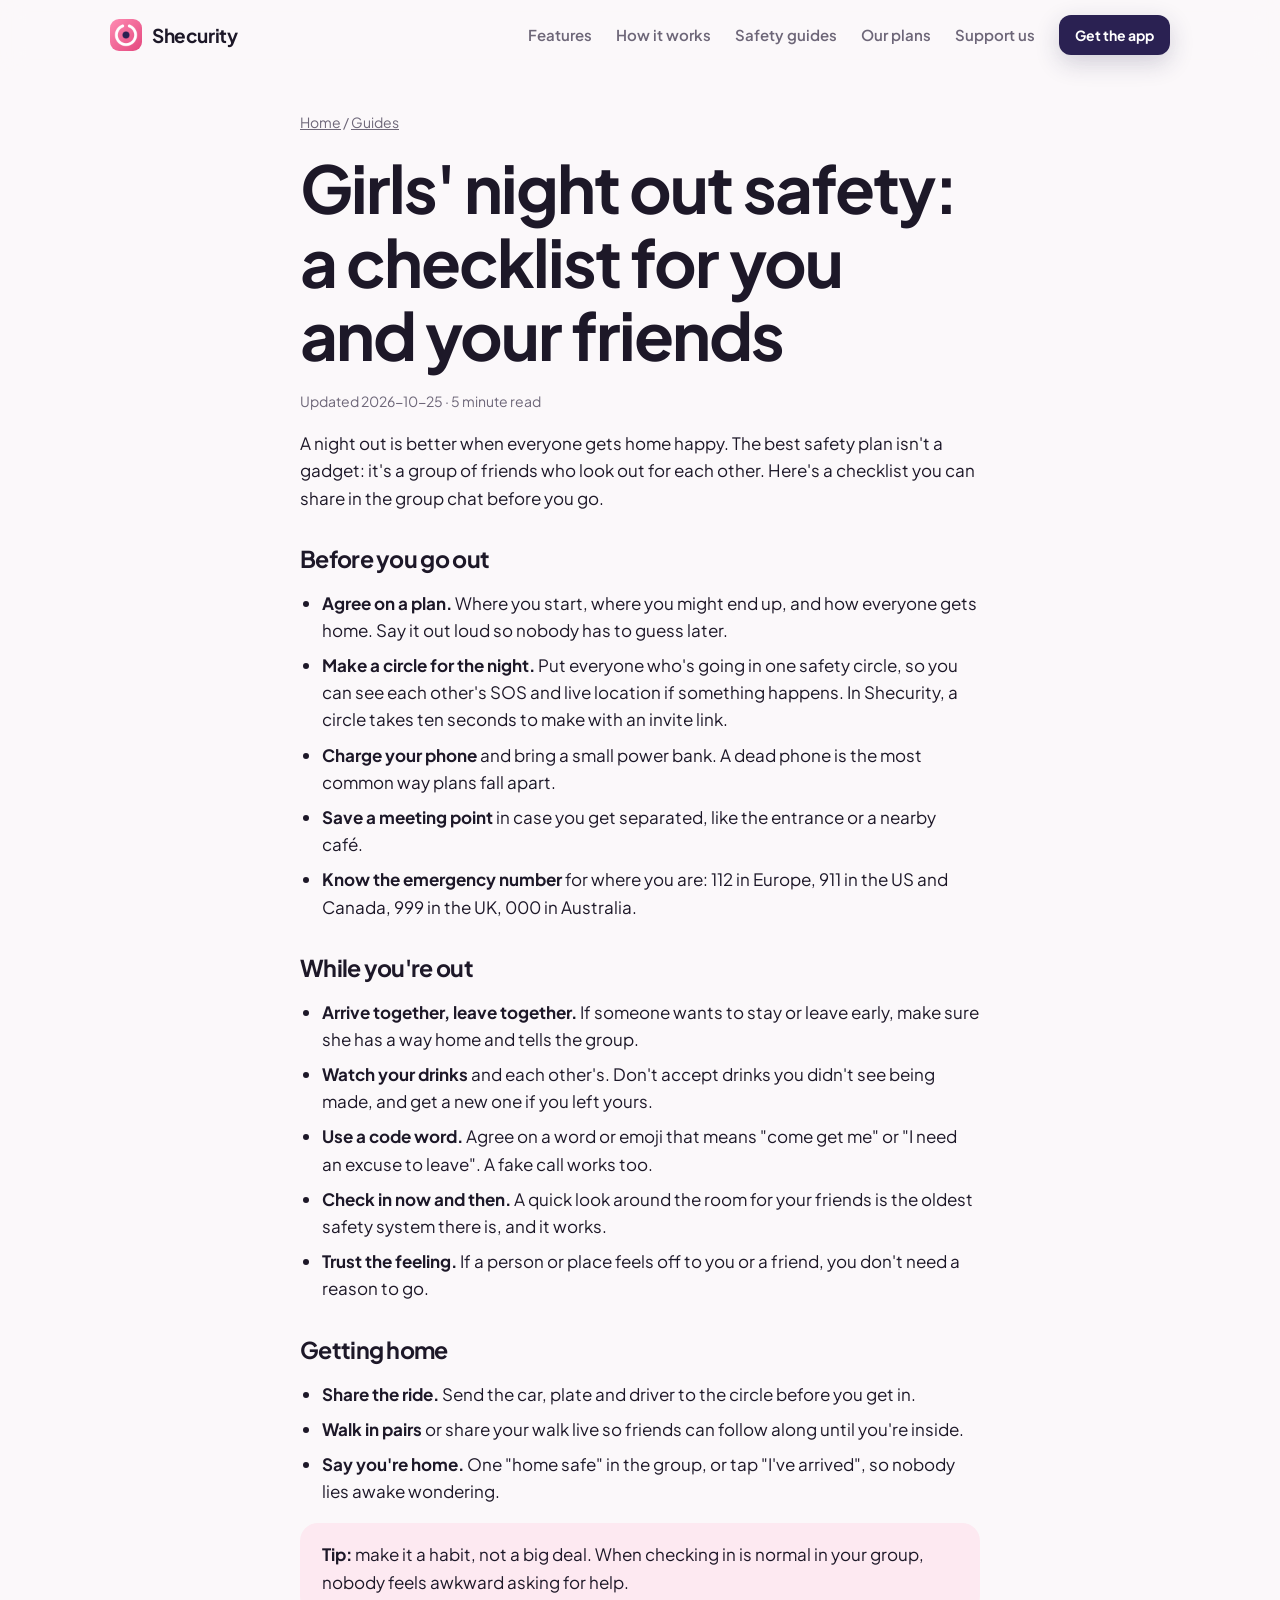
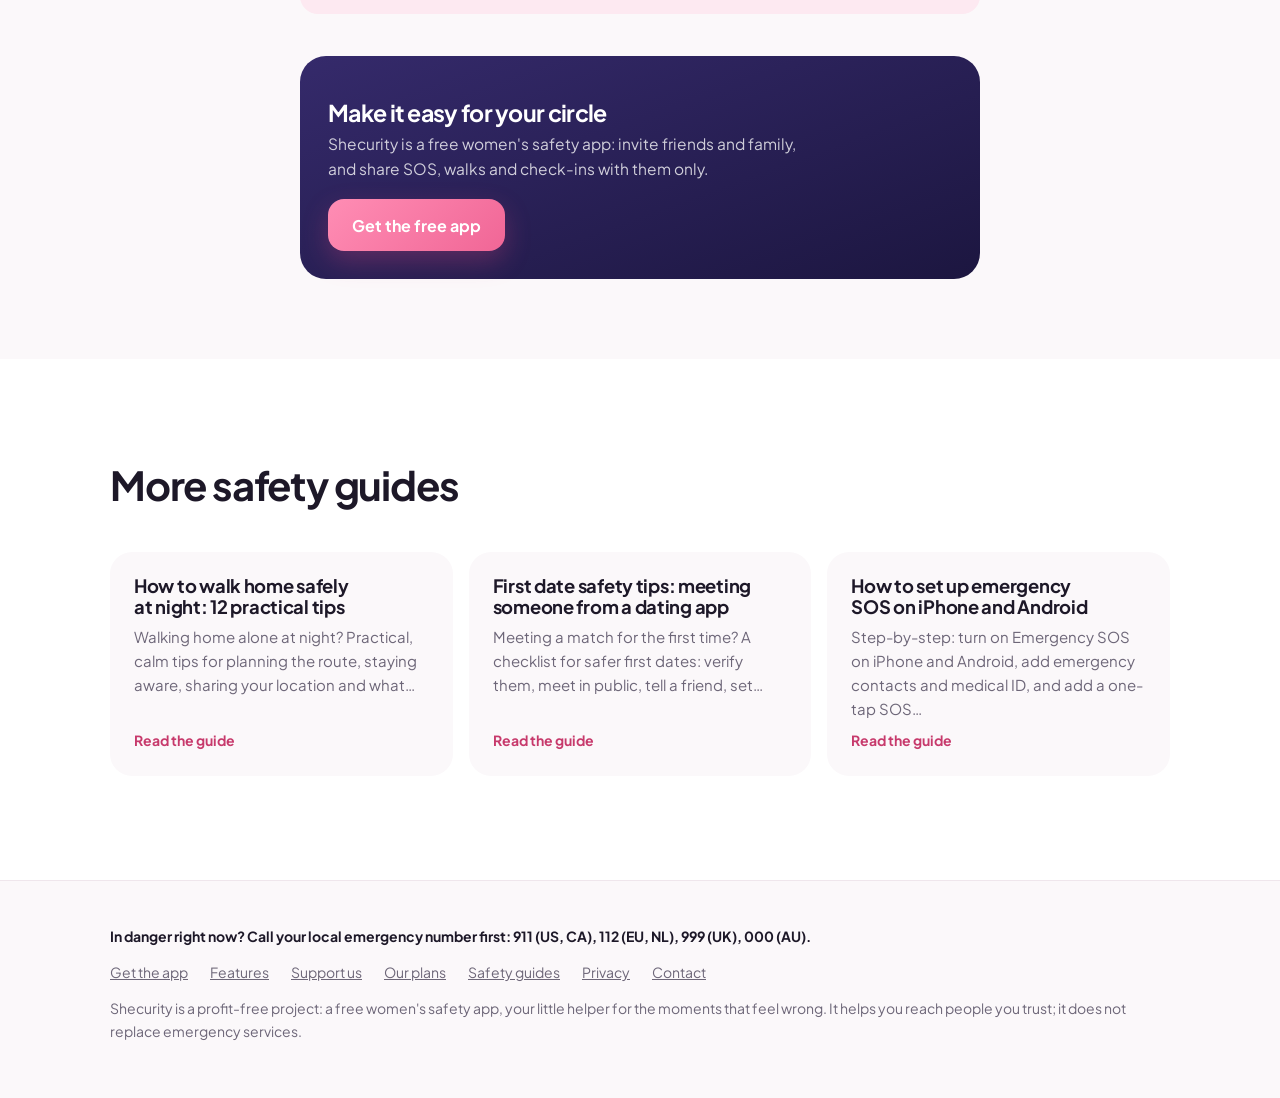
<file: guides/girls-night-out-safety/index.html>
<!doctype html>
<html lang="en">
<head>
<meta charset="utf-8">
<meta name="viewport" content="width=device-width, initial-scale=1, viewport-fit=cover">
<title>Girls' night out safety: a checklist for you and your friends | Shecurity</title>
<meta name="description" content="Going out with friends tonight? A simple safety checklist for a girls' night out: plan together, look out for each other, get home together and check in when you're back.">
<link rel="canonical" href="https://getshecurity.com/guides/girls-night-out-safety/">
<meta name="robots" content="index, follow, max-image-preview:large">
<meta name="theme-color" content="#fbf8fa">
<meta property="og:type" content="article">
<meta property="og:site_name" content="Shecurity">
<meta property="og:title" content="Girls' night out safety: a checklist for you and your friends | Shecurity">
<meta property="og:description" content="Going out with friends tonight? A simple safety checklist for a girls' night out: plan together, look out for each other, get home together and check in when you're back.">
<meta property="og:url" content="https://getshecurity.com/guides/girls-night-out-safety/">
<meta property="og:image" content="https://getshecurity.com/img/share.png">
<meta property="og:image:width" content="1200">
<meta property="og:image:height" content="630">
<meta property="og:image:alt" content="Shecurity: your little helper for the moments that feel wrong">
<meta property="og:locale" content="en_US">
<meta name="twitter:card" content="summary_large_image">
<meta name="twitter:title" content="Girls' night out safety: a checklist for you and your friends | Shecurity">
<meta name="twitter:description" content="Going out with friends tonight? A simple safety checklist for a girls' night out: plan together, look out for each other, get home together and check in when you're back.">
<meta name="twitter:image" content="https://getshecurity.com/img/share.png">
<meta name="google-play-app" content="app-id=io.github.punselie15.shecurity">
<link rel="icon" href="../../icon.svg" type="image/svg+xml">
<link rel="icon" href="../../favicon-32.png" sizes="32x32" type="image/png">
<link rel="apple-touch-icon" href="../../apple-touch-icon.png">
<link rel="preconnect" href="https://fonts.googleapis.com">
<link rel="preconnect" href="https://fonts.gstatic.com" crossorigin>
<link rel="stylesheet" href="https://fonts.googleapis.com/css2?family=Plus+Jakarta+Sans:wght@400;500;600;700&display=swap">
<link rel="stylesheet" href="../../assets/style.css">
<script type="application/ld+json">{"@context": "https://schema.org", "@type": "Article", "headline": "Girls' night out safety: a checklist for you and your friends", "description": "Going out with friends tonight? A simple safety checklist for a girls' night out: plan together, look out for each other, get home together and check in when you're back.", "datePublished": "2026-10-24", "dateModified": "2026-10-25", "author": {"@id": "https://getshecurity.com/#org"}, "publisher": {"@id": "https://getshecurity.com/#org"}, "mainEntityOfPage": "https://getshecurity.com/guides/girls-night-out-safety/", "image": "https://getshecurity.com/img/share.png"}</script>
<script type="application/ld+json">{"@context": "https://schema.org", "@type": "BreadcrumbList", "itemListElement": [{"@type": "ListItem", "position": 1, "name": "Home", "item": "https://getshecurity.com/"}, {"@type": "ListItem", "position": 2, "name": "Guides", "item": "https://getshecurity.com/guides/"}, {"@type": "ListItem", "position": 3, "name": "Girls' night out safety: a checklist for you and your friends", "item": "https://getshecurity.com/guides/girls-night-out-safety/"}]}</script>
</head>
<body>
<header class="site"><div class="wrap">
<a class="logo" href="../../"><img src="../../icon-192.png" alt="" width="32" height="32">Shecurity</a>
<nav class="top" aria-label="Main"><a href="../../#features">Features</a><a href="../../#how">How it works</a><a href="../../guides/">Safety guides</a><a class="keep" href="../../plans/"><span class="xs-hide">Our </span>plans</a><a href="../../#support">Support us</a><a class="btn primary sm" href="/download/">Get the app</a></nav>
</div></header>
<main>
<article class="post"><div class="wrap">
<nav class="crumbs" aria-label="Breadcrumb"><a href="../../">Home</a> / <a href="../">Guides</a></nav>
<h1>Girls' night out safety: a checklist for you and your friends</h1>
<p class="meta">Updated 2026-10-25 · 5 minute read</p>

<p>A night out is better when everyone gets home happy. The best safety plan isn't a gadget: it's a group of friends who look out for each other. Here's a checklist you can share in the group chat before you go.</p>
<h2>Before you go out</h2>
<ul>
<li><strong>Agree on a plan.</strong> Where you start, where you might end up, and how everyone gets home. Say it out loud so nobody has to guess later.</li>
<li><strong>Make a circle for the night.</strong> Put everyone who's going in one safety circle, so you can see each other's SOS and live location if something happens. In Shecurity, a circle takes ten seconds to make with an invite link.</li>
<li><strong>Charge your phone</strong> and bring a small power bank. A dead phone is the most common way plans fall apart.</li>
<li><strong>Save a meeting point</strong> in case you get separated, like the entrance or a nearby café.</li>
<li><strong>Know the emergency number</strong> for where you are: 112 in Europe, 911 in the US and Canada, 999 in the UK, 000 in Australia.</li>
</ul>
<h2>While you're out</h2>
<ul>
<li><strong>Arrive together, leave together.</strong> If someone wants to stay or leave early, make sure she has a way home and tells the group.</li>
<li><strong>Watch your drinks</strong> and each other's. Don't accept drinks you didn't see being made, and get a new one if you left yours.</li>
<li><strong>Use a code word.</strong> Agree on a word or emoji that means "come get me" or "I need an excuse to leave". A fake call works too.</li>
<li><strong>Check in now and then.</strong> A quick look around the room for your friends is the oldest safety system there is, and it works.</li>
<li><strong>Trust the feeling.</strong> If a person or place feels off to you or a friend, you don't need a reason to go.</li>
</ul>
<h2>Getting home</h2>
<ul>
<li><strong>Share the ride.</strong> Send the car, plate and driver to the circle before you get in.</li>
<li><strong>Walk in pairs</strong> or share your walk live so friends can follow along until you're inside.</li>
<li><strong>Say you're home.</strong> One "home safe" in the group, or tap "I've arrived", so nobody lies awake wondering.</li>
</ul>
<div class="tip"><strong>Tip:</strong> make it a habit, not a big deal. When checking in is normal in your group, nobody feels awkward asking for help.</div>

<div class="article-cta"><div><h2>Make it easy for your circle</h2><p>Shecurity is a free women's safety app: invite friends and family, and share SOS, walks and check-ins with them only.</p></div><a class="btn pink" href="/download/">Get the free app</a></div>
</div></article>
<section class="band alt"><div class="wrap"><div class="head"><h2>More safety guides</h2></div><div class="guide-grid"><a class="guide-card" href="../../guides/walk-home-safely/"><h3>How to walk home safely at night: 12 practical tips</h3><p>Walking home alone at night? Practical, calm tips for planning the route, staying aware, sharing your location and what…</p><span>Read the guide</span></a><a class="guide-card" href="../../guides/first-date-safety/"><h3>First date safety tips: meeting someone from a dating app</h3><p>Meeting a match for the first time? A checklist for safer first dates: verify them, meet in public, tell a friend, set…</p><span>Read the guide</span></a><a class="guide-card" href="../../guides/phone-emergency-sos/"><h3>How to set up emergency SOS on iPhone and Android</h3><p>Step-by-step: turn on Emergency SOS on iPhone and Android, add emergency contacts and medical ID, and add a one-tap SOS…</p><span>Read the guide</span></a></div></div></section>
</main>
<footer class="site"><div class="wrap">
<p class="emergency">In danger right now? Call your local emergency number first: 911 (US, CA), 112 (EU, NL), 999 (UK), 000 (AU).</p>
<div class="links"><a href="/download/">Get the app</a><a href="../../#features">Features</a><a href="../../#support">Support us</a><a href="../../plans/">Our plans</a><a href="../../guides/">Safety guides</a><a href="../../privacy.html">Privacy</a><a href="mailto:hello@getshecurity.com">Contact</a></div>
<p>Shecurity is a profit-free project: a free women's safety app, your little helper for the moments that feel wrong. It helps you reach people you trust; it does not replace emergency services.</p>
</div></footer>
<script src="../../assets/site.js" defer></script>
</body>
</html>
</file>
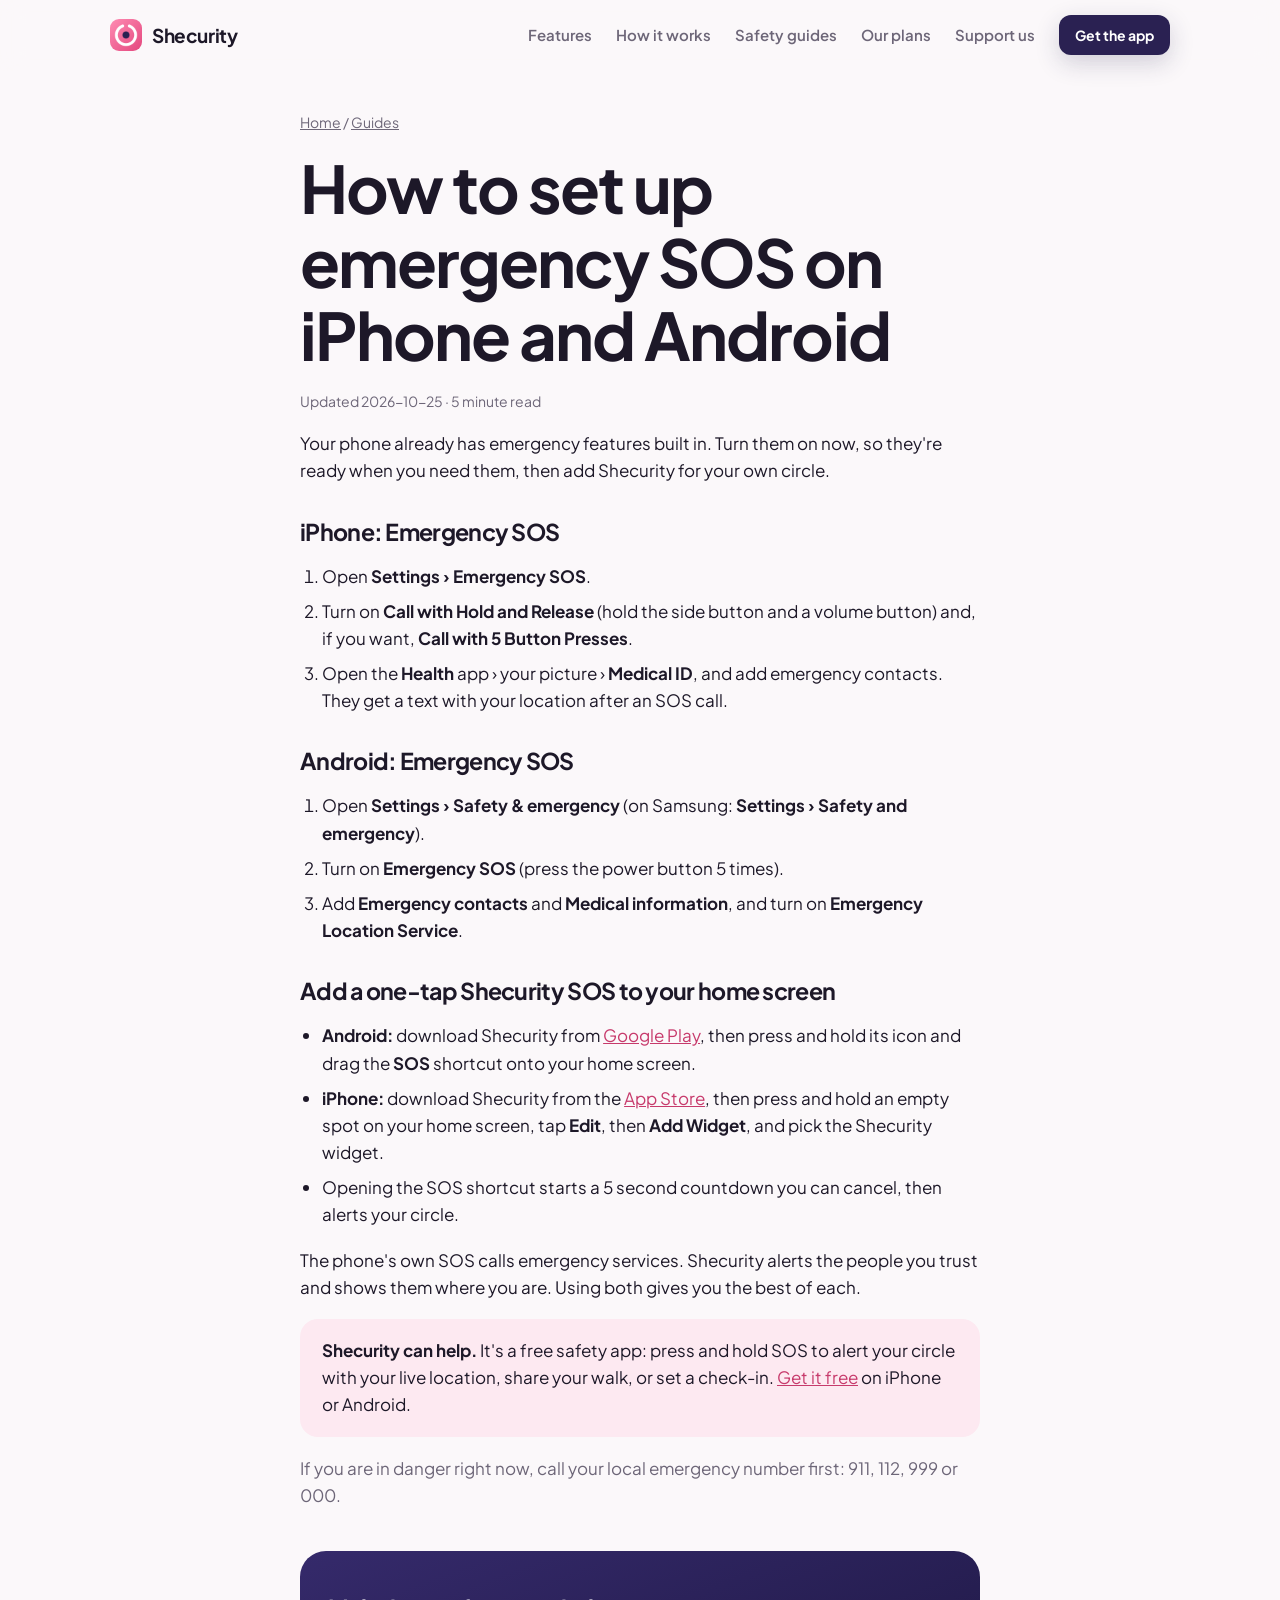
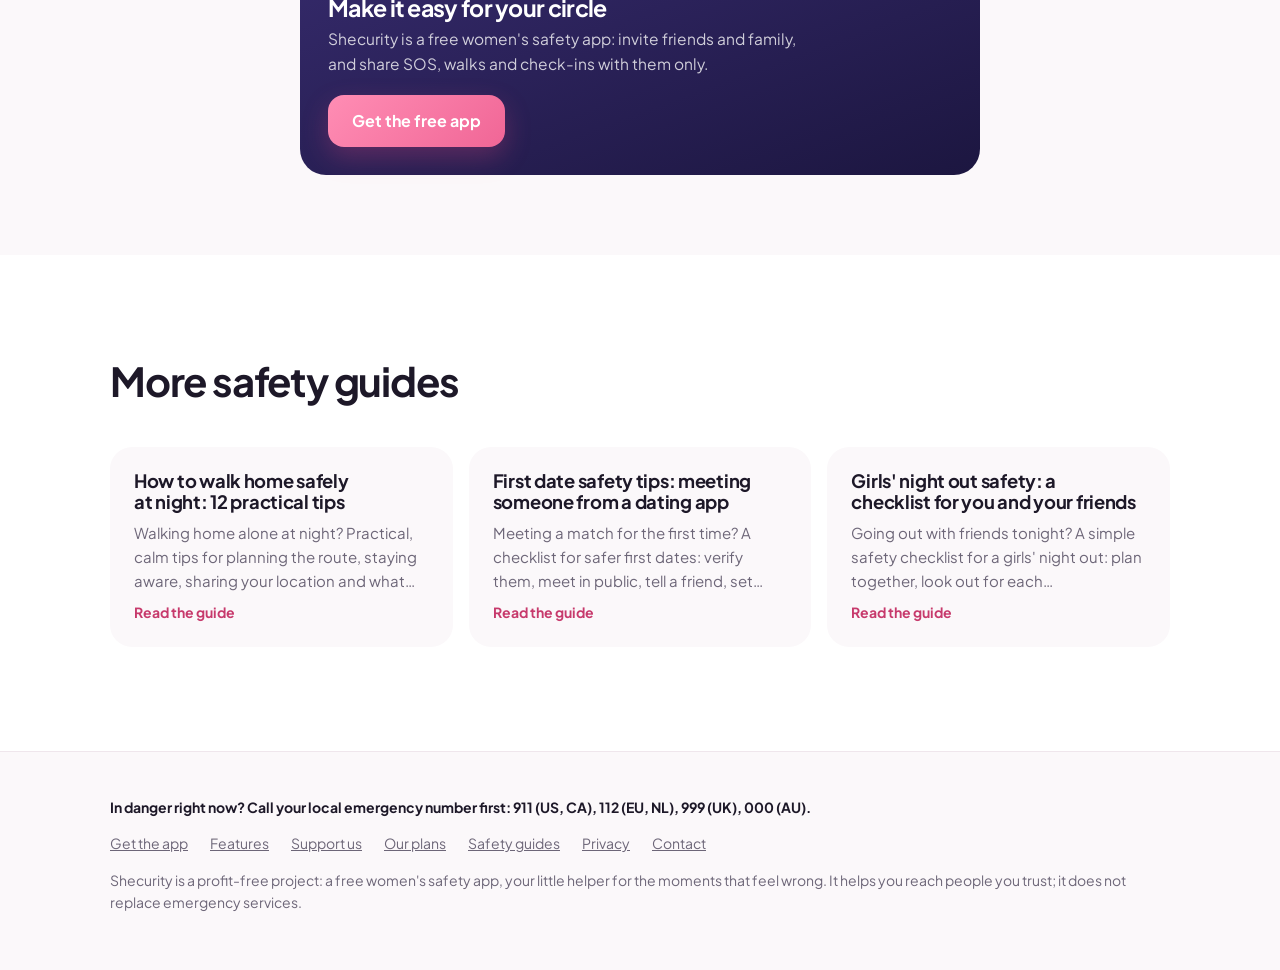
<file: guides/phone-emergency-sos/index.html>
<!doctype html>
<html lang="en">
<head>
<meta charset="utf-8">
<meta name="viewport" content="width=device-width, initial-scale=1, viewport-fit=cover">
<title>How to set up emergency SOS on iPhone and Android | Shecurity</title>
<meta name="description" content="Step-by-step: turn on Emergency SOS on iPhone and Android, add emergency contacts and medical ID, and add a one-tap SOS shortcut to your home screen.">
<link rel="canonical" href="https://getshecurity.com/guides/phone-emergency-sos/">
<meta name="robots" content="index, follow, max-image-preview:large">
<meta name="theme-color" content="#fbf8fa">
<meta property="og:type" content="article">
<meta property="og:site_name" content="Shecurity">
<meta property="og:title" content="How to set up emergency SOS on iPhone and Android | Shecurity">
<meta property="og:description" content="Step-by-step: turn on Emergency SOS on iPhone and Android, add emergency contacts and medical ID, and add a one-tap SOS shortcut to your home screen.">
<meta property="og:url" content="https://getshecurity.com/guides/phone-emergency-sos/">
<meta property="og:image" content="https://getshecurity.com/img/share.png">
<meta property="og:image:width" content="1200">
<meta property="og:image:height" content="630">
<meta property="og:image:alt" content="Shecurity: your little helper for the moments that feel wrong">
<meta property="og:locale" content="en_US">
<meta name="twitter:card" content="summary_large_image">
<meta name="twitter:title" content="How to set up emergency SOS on iPhone and Android | Shecurity">
<meta name="twitter:description" content="Step-by-step: turn on Emergency SOS on iPhone and Android, add emergency contacts and medical ID, and add a one-tap SOS shortcut to your home screen.">
<meta name="twitter:image" content="https://getshecurity.com/img/share.png">
<meta name="google-play-app" content="app-id=io.github.punselie15.shecurity">
<link rel="icon" href="../../icon.svg" type="image/svg+xml">
<link rel="icon" href="../../favicon-32.png" sizes="32x32" type="image/png">
<link rel="apple-touch-icon" href="../../apple-touch-icon.png">
<link rel="preconnect" href="https://fonts.googleapis.com">
<link rel="preconnect" href="https://fonts.gstatic.com" crossorigin>
<link rel="stylesheet" href="https://fonts.googleapis.com/css2?family=Plus+Jakarta+Sans:wght@400;500;600;700&display=swap">
<link rel="stylesheet" href="../../assets/style.css">
<script type="application/ld+json">{"@context": "https://schema.org", "@type": "Article", "headline": "How to set up emergency SOS on iPhone and Android", "description": "Step-by-step: turn on Emergency SOS on iPhone and Android, add emergency contacts and medical ID, and add a one-tap SOS shortcut to your home screen.", "datePublished": "2026-10-24", "dateModified": "2026-10-25", "author": {"@id": "https://getshecurity.com/#org"}, "publisher": {"@id": "https://getshecurity.com/#org"}, "mainEntityOfPage": "https://getshecurity.com/guides/phone-emergency-sos/", "image": "https://getshecurity.com/img/share.png"}</script>
<script type="application/ld+json">{"@context": "https://schema.org", "@type": "BreadcrumbList", "itemListElement": [{"@type": "ListItem", "position": 1, "name": "Home", "item": "https://getshecurity.com/"}, {"@type": "ListItem", "position": 2, "name": "Guides", "item": "https://getshecurity.com/guides/"}, {"@type": "ListItem", "position": 3, "name": "How to set up emergency SOS on iPhone and Android", "item": "https://getshecurity.com/guides/phone-emergency-sos/"}]}</script>
</head>
<body>
<header class="site"><div class="wrap">
<a class="logo" href="../../"><img src="../../icon-192.png" alt="" width="32" height="32">Shecurity</a>
<nav class="top" aria-label="Main"><a href="../../#features">Features</a><a href="../../#how">How it works</a><a href="../../guides/">Safety guides</a><a class="keep" href="../../plans/"><span class="xs-hide">Our </span>plans</a><a href="../../#support">Support us</a><a class="btn primary sm" href="/download/">Get the app</a></nav>
</div></header>
<main>
<article class="post"><div class="wrap">
<nav class="crumbs" aria-label="Breadcrumb"><a href="../../">Home</a> / <a href="../">Guides</a></nav>
<h1>How to set up emergency SOS on iPhone and Android</h1>
<p class="meta">Updated 2026-10-25 · 5 minute read</p>
<p>Your phone already has emergency features built in. Turn them on now, so they're ready when you need them, then add Shecurity for your own circle.</p>
<h2>iPhone: Emergency SOS</h2>
<ol>
<li>Open <strong>Settings › Emergency SOS</strong>.</li>
<li>Turn on <strong>Call with Hold and Release</strong> (hold the side button and a volume button) and, if you want, <strong>Call with 5 Button Presses</strong>.</li>
<li>Open the <strong>Health</strong> app › your picture › <strong>Medical ID</strong>, and add emergency contacts. They get a text with your location after an SOS call.</li>
</ol>
<h2>Android: Emergency SOS</h2>
<ol>
<li>Open <strong>Settings › Safety &amp; emergency</strong> (on Samsung: <strong>Settings › Safety and emergency</strong>).</li>
<li>Turn on <strong>Emergency SOS</strong> (press the power button 5 times).</li>
<li>Add <strong>Emergency contacts</strong> and <strong>Medical information</strong>, and turn on <strong>Emergency Location Service</strong>.</li>
</ol>
<h2>Add a one-tap Shecurity SOS to your home screen</h2>
<ul>
<li><strong>Android:</strong> download Shecurity from <a href="https://play.google.com/store/apps/details?id=io.github.punselie15.shecurity">Google Play</a>, then press and hold its icon and drag the <strong>SOS</strong> shortcut onto your home screen.</li>
<li><strong>iPhone:</strong> download Shecurity from the <a href="https://apps.apple.com/app/id6826622812">App Store</a>, then press and hold an empty spot on your home screen, tap <strong>Edit</strong>, then <strong>Add Widget</strong>, and pick the Shecurity widget.</li>
<li>Opening the SOS shortcut starts a 5 second countdown you can cancel, then alerts your circle.</li>
</ul>
<p>The phone's own SOS calls emergency services. Shecurity alerts the people you trust and shows them where you are. Using both gives you the best of each.</p>

<div class="tip"><strong>Shecurity can help.</strong> It's a free safety app: press and hold SOS to alert your circle with your live location, share your walk, or set a check-in. <a href="/download/">Get it free</a> on iPhone or Android.</div>
<p class="muted">If you are in danger right now, call your local emergency number first: 911, 112, 999 or 000.</p>

<div class="article-cta"><div><h2>Make it easy for your circle</h2><p>Shecurity is a free women's safety app: invite friends and family, and share SOS, walks and check-ins with them only.</p></div><a class="btn pink" href="/download/">Get the free app</a></div>
</div></article>
<section class="band alt"><div class="wrap"><div class="head"><h2>More safety guides</h2></div><div class="guide-grid"><a class="guide-card" href="../../guides/walk-home-safely/"><h3>How to walk home safely at night: 12 practical tips</h3><p>Walking home alone at night? Practical, calm tips for planning the route, staying aware, sharing your location and what…</p><span>Read the guide</span></a><a class="guide-card" href="../../guides/first-date-safety/"><h3>First date safety tips: meeting someone from a dating app</h3><p>Meeting a match for the first time? A checklist for safer first dates: verify them, meet in public, tell a friend, set…</p><span>Read the guide</span></a><a class="guide-card" href="../../guides/girls-night-out-safety/"><h3>Girls' night out safety: a checklist for you and your friends</h3><p>Going out with friends tonight? A simple safety checklist for a girls' night out: plan together, look out for each…</p><span>Read the guide</span></a></div></div></section>
</main>
<footer class="site"><div class="wrap">
<p class="emergency">In danger right now? Call your local emergency number first: 911 (US, CA), 112 (EU, NL), 999 (UK), 000 (AU).</p>
<div class="links"><a href="/download/">Get the app</a><a href="../../#features">Features</a><a href="../../#support">Support us</a><a href="../../plans/">Our plans</a><a href="../../guides/">Safety guides</a><a href="../../privacy.html">Privacy</a><a href="mailto:hello@getshecurity.com">Contact</a></div>
<p>Shecurity is a profit-free project: a free women's safety app, your little helper for the moments that feel wrong. It helps you reach people you trust; it does not replace emergency services.</p>
</div></footer>
<script src="../../assets/site.js" defer></script>
</body>
</html>
</file>
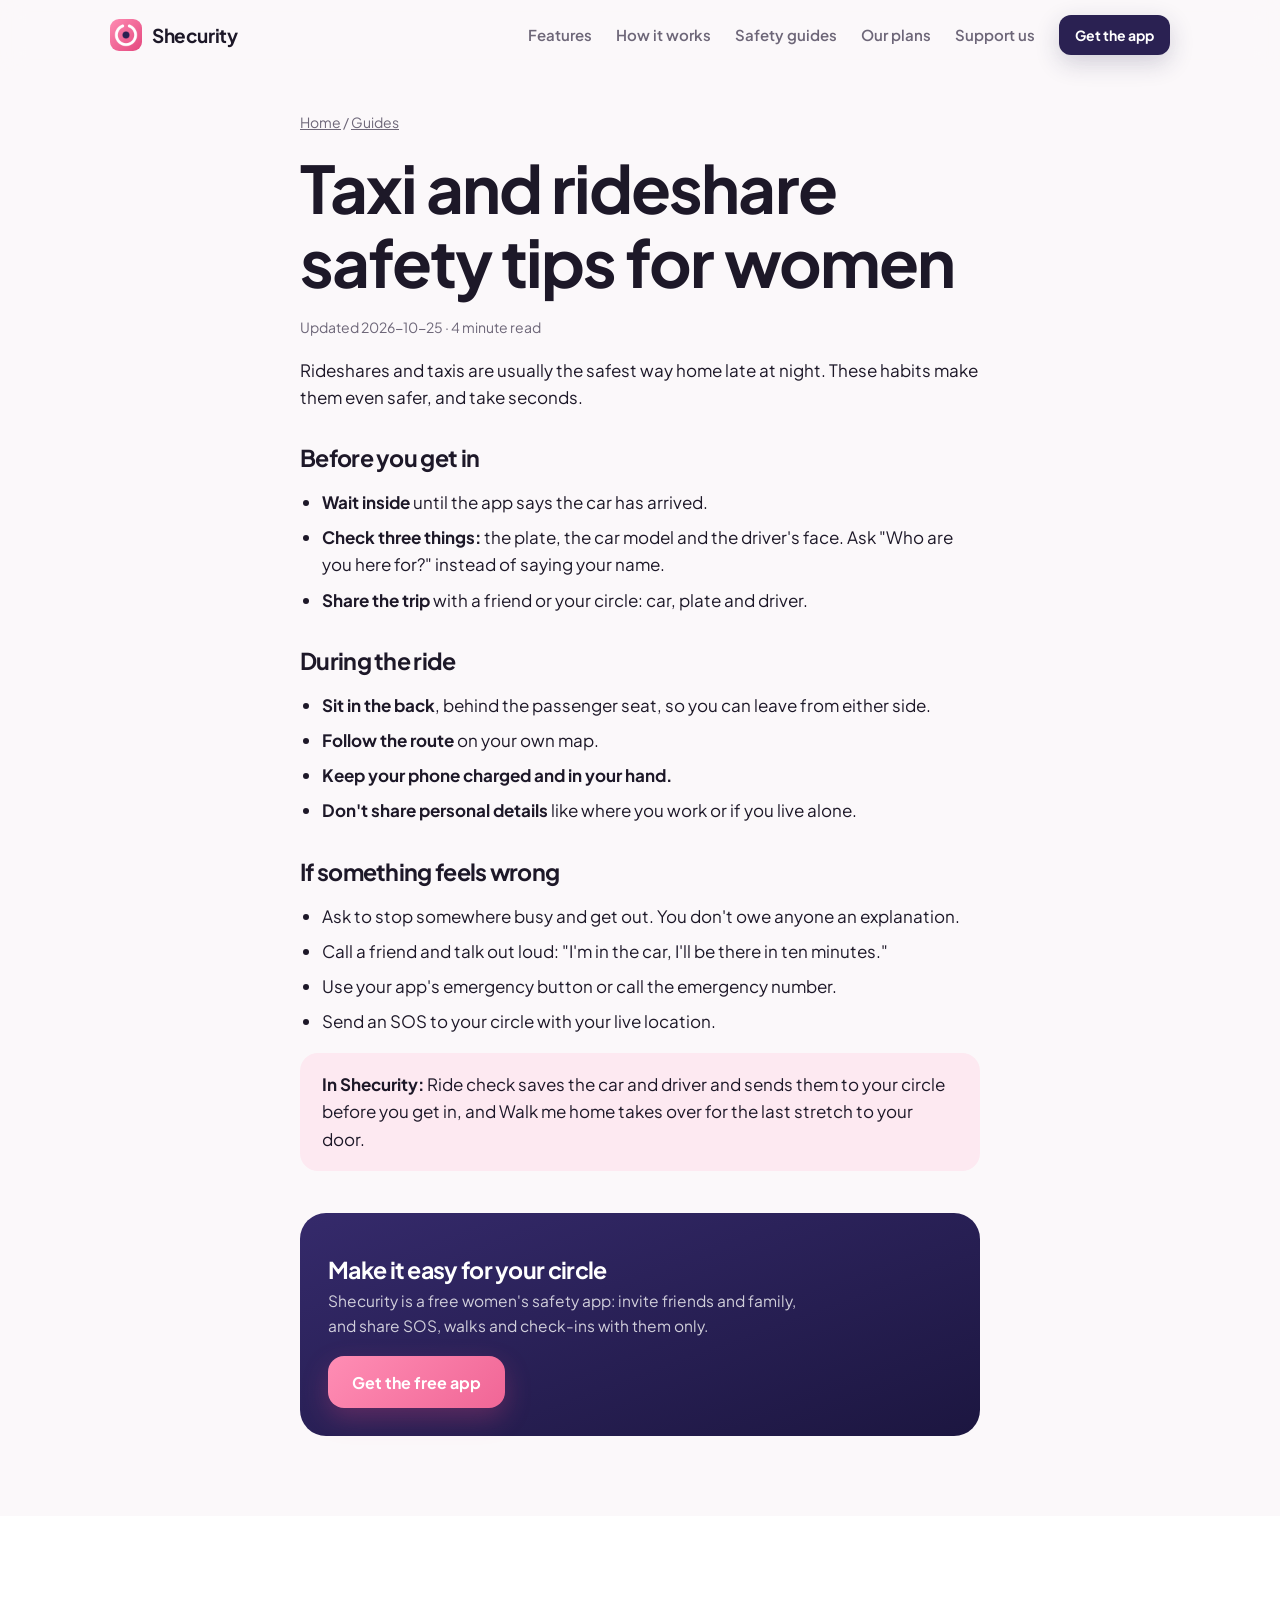
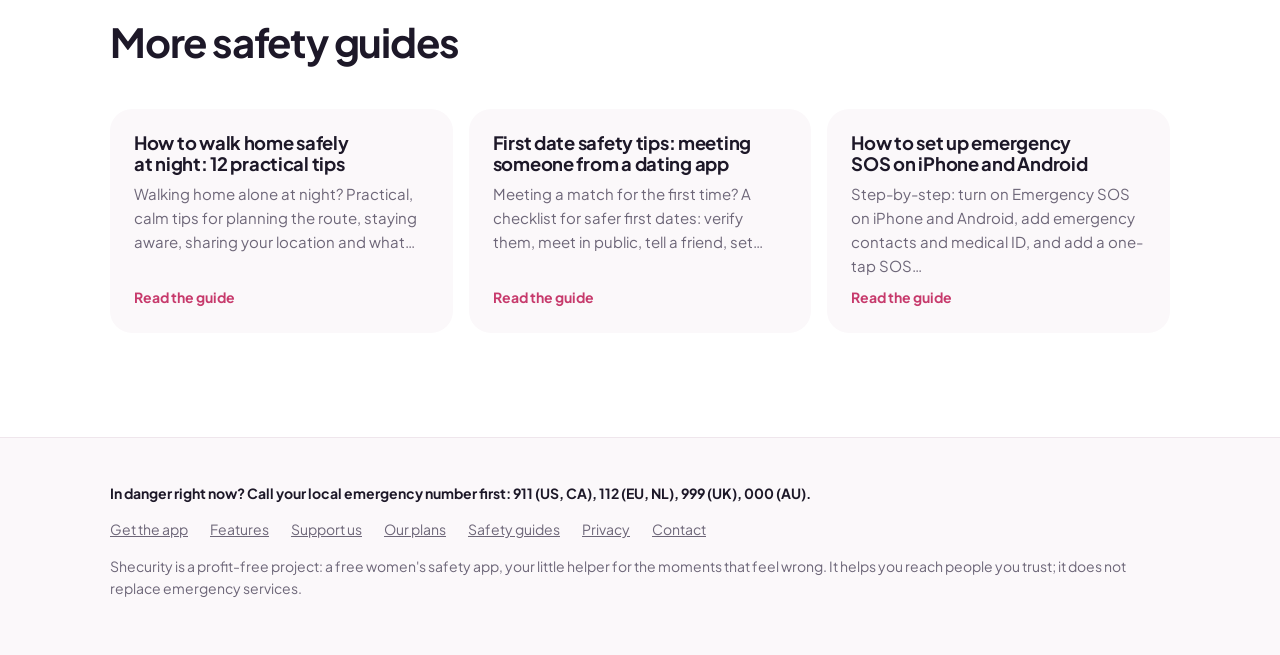
<file: guides/rideshare-safety/index.html>
<!doctype html>
<html lang="en">
<head>
<meta charset="utf-8">
<meta name="viewport" content="width=device-width, initial-scale=1, viewport-fit=cover">
<title>Taxi and rideshare safety tips for women | Shecurity</title>
<meta name="description" content="Taking an Uber, Bolt, Lyft or taxi alone? Rideshare safety tips: check the plate and driver, share the trip, sit in the back, and what to do if a ride feels wrong.">
<link rel="canonical" href="https://getshecurity.com/guides/rideshare-safety/">
<meta name="robots" content="index, follow, max-image-preview:large">
<meta name="theme-color" content="#fbf8fa">
<meta property="og:type" content="article">
<meta property="og:site_name" content="Shecurity">
<meta property="og:title" content="Taxi and rideshare safety tips for women | Shecurity">
<meta property="og:description" content="Taking an Uber, Bolt, Lyft or taxi alone? Rideshare safety tips: check the plate and driver, share the trip, sit in the back, and what to do if a ride feels wrong.">
<meta property="og:url" content="https://getshecurity.com/guides/rideshare-safety/">
<meta property="og:image" content="https://getshecurity.com/img/share.png">
<meta property="og:image:width" content="1200">
<meta property="og:image:height" content="630">
<meta property="og:image:alt" content="Shecurity: your little helper for the moments that feel wrong">
<meta property="og:locale" content="en_US">
<meta name="twitter:card" content="summary_large_image">
<meta name="twitter:title" content="Taxi and rideshare safety tips for women | Shecurity">
<meta name="twitter:description" content="Taking an Uber, Bolt, Lyft or taxi alone? Rideshare safety tips: check the plate and driver, share the trip, sit in the back, and what to do if a ride feels wrong.">
<meta name="twitter:image" content="https://getshecurity.com/img/share.png">
<meta name="google-play-app" content="app-id=io.github.punselie15.shecurity">
<link rel="icon" href="../../icon.svg" type="image/svg+xml">
<link rel="icon" href="../../favicon-32.png" sizes="32x32" type="image/png">
<link rel="apple-touch-icon" href="../../apple-touch-icon.png">
<link rel="preconnect" href="https://fonts.googleapis.com">
<link rel="preconnect" href="https://fonts.gstatic.com" crossorigin>
<link rel="stylesheet" href="https://fonts.googleapis.com/css2?family=Plus+Jakarta+Sans:wght@400;500;600;700&display=swap">
<link rel="stylesheet" href="../../assets/style.css">
<script type="application/ld+json">{"@context": "https://schema.org", "@type": "Article", "headline": "Taxi and rideshare safety tips for women", "description": "Taking an Uber, Bolt, Lyft or taxi alone? Rideshare safety tips: check the plate and driver, share the trip, sit in the back, and what to do if a ride feels wrong.", "datePublished": "2026-10-24", "dateModified": "2026-10-25", "author": {"@id": "https://getshecurity.com/#org"}, "publisher": {"@id": "https://getshecurity.com/#org"}, "mainEntityOfPage": "https://getshecurity.com/guides/rideshare-safety/", "image": "https://getshecurity.com/img/share.png"}</script>
<script type="application/ld+json">{"@context": "https://schema.org", "@type": "BreadcrumbList", "itemListElement": [{"@type": "ListItem", "position": 1, "name": "Home", "item": "https://getshecurity.com/"}, {"@type": "ListItem", "position": 2, "name": "Guides", "item": "https://getshecurity.com/guides/"}, {"@type": "ListItem", "position": 3, "name": "Taxi and rideshare safety tips for women", "item": "https://getshecurity.com/guides/rideshare-safety/"}]}</script>
</head>
<body>
<header class="site"><div class="wrap">
<a class="logo" href="../../"><img src="../../icon-192.png" alt="" width="32" height="32">Shecurity</a>
<nav class="top" aria-label="Main"><a href="../../#features">Features</a><a href="../../#how">How it works</a><a href="../../guides/">Safety guides</a><a class="keep" href="../../plans/"><span class="xs-hide">Our </span>plans</a><a href="../../#support">Support us</a><a class="btn primary sm" href="/download/">Get the app</a></nav>
</div></header>
<main>
<article class="post"><div class="wrap">
<nav class="crumbs" aria-label="Breadcrumb"><a href="../../">Home</a> / <a href="../">Guides</a></nav>
<h1>Taxi and rideshare safety tips for women</h1>
<p class="meta">Updated 2026-10-25 · 4 minute read</p>

<p>Rideshares and taxis are usually the safest way home late at night. These habits make them even safer, and take seconds.</p>
<h2>Before you get in</h2>
<ul>
<li><strong>Wait inside</strong> until the app says the car has arrived.</li>
<li><strong>Check three things:</strong> the plate, the car model and the driver's face. Ask "Who are you here for?" instead of saying your name.</li>
<li><strong>Share the trip</strong> with a friend or your circle: car, plate and driver.</li>
</ul>
<h2>During the ride</h2>
<ul>
<li><strong>Sit in the back</strong>, behind the passenger seat, so you can leave from either side.</li>
<li><strong>Follow the route</strong> on your own map.</li>
<li><strong>Keep your phone charged and in your hand.</strong></li>
<li><strong>Don't share personal details</strong> like where you work or if you live alone.</li>
</ul>
<h2>If something feels wrong</h2>
<ul>
<li>Ask to stop somewhere busy and get out. You don't owe anyone an explanation.</li>
<li>Call a friend and talk out loud: "I'm in the car, I'll be there in ten minutes."</li>
<li>Use your app's emergency button or call the emergency number.</li>
<li>Send an SOS to your circle with your live location.</li>
</ul>
<div class="tip"><strong>In Shecurity:</strong> Ride check saves the car and driver and sends them to your circle before you get in, and Walk me home takes over for the last stretch to your door.</div>

<div class="article-cta"><div><h2>Make it easy for your circle</h2><p>Shecurity is a free women's safety app: invite friends and family, and share SOS, walks and check-ins with them only.</p></div><a class="btn pink" href="/download/">Get the free app</a></div>
</div></article>
<section class="band alt"><div class="wrap"><div class="head"><h2>More safety guides</h2></div><div class="guide-grid"><a class="guide-card" href="../../guides/walk-home-safely/"><h3>How to walk home safely at night: 12 practical tips</h3><p>Walking home alone at night? Practical, calm tips for planning the route, staying aware, sharing your location and what…</p><span>Read the guide</span></a><a class="guide-card" href="../../guides/first-date-safety/"><h3>First date safety tips: meeting someone from a dating app</h3><p>Meeting a match for the first time? A checklist for safer first dates: verify them, meet in public, tell a friend, set…</p><span>Read the guide</span></a><a class="guide-card" href="../../guides/phone-emergency-sos/"><h3>How to set up emergency SOS on iPhone and Android</h3><p>Step-by-step: turn on Emergency SOS on iPhone and Android, add emergency contacts and medical ID, and add a one-tap SOS…</p><span>Read the guide</span></a></div></div></section>
</main>
<footer class="site"><div class="wrap">
<p class="emergency">In danger right now? Call your local emergency number first: 911 (US, CA), 112 (EU, NL), 999 (UK), 000 (AU).</p>
<div class="links"><a href="/download/">Get the app</a><a href="../../#features">Features</a><a href="../../#support">Support us</a><a href="../../plans/">Our plans</a><a href="../../guides/">Safety guides</a><a href="../../privacy.html">Privacy</a><a href="mailto:hello@getshecurity.com">Contact</a></div>
<p>Shecurity is a profit-free project: a free women's safety app, your little helper for the moments that feel wrong. It helps you reach people you trust; it does not replace emergency services.</p>
</div></footer>
<script src="../../assets/site.js" defer></script>
</body>
</html>
</file>
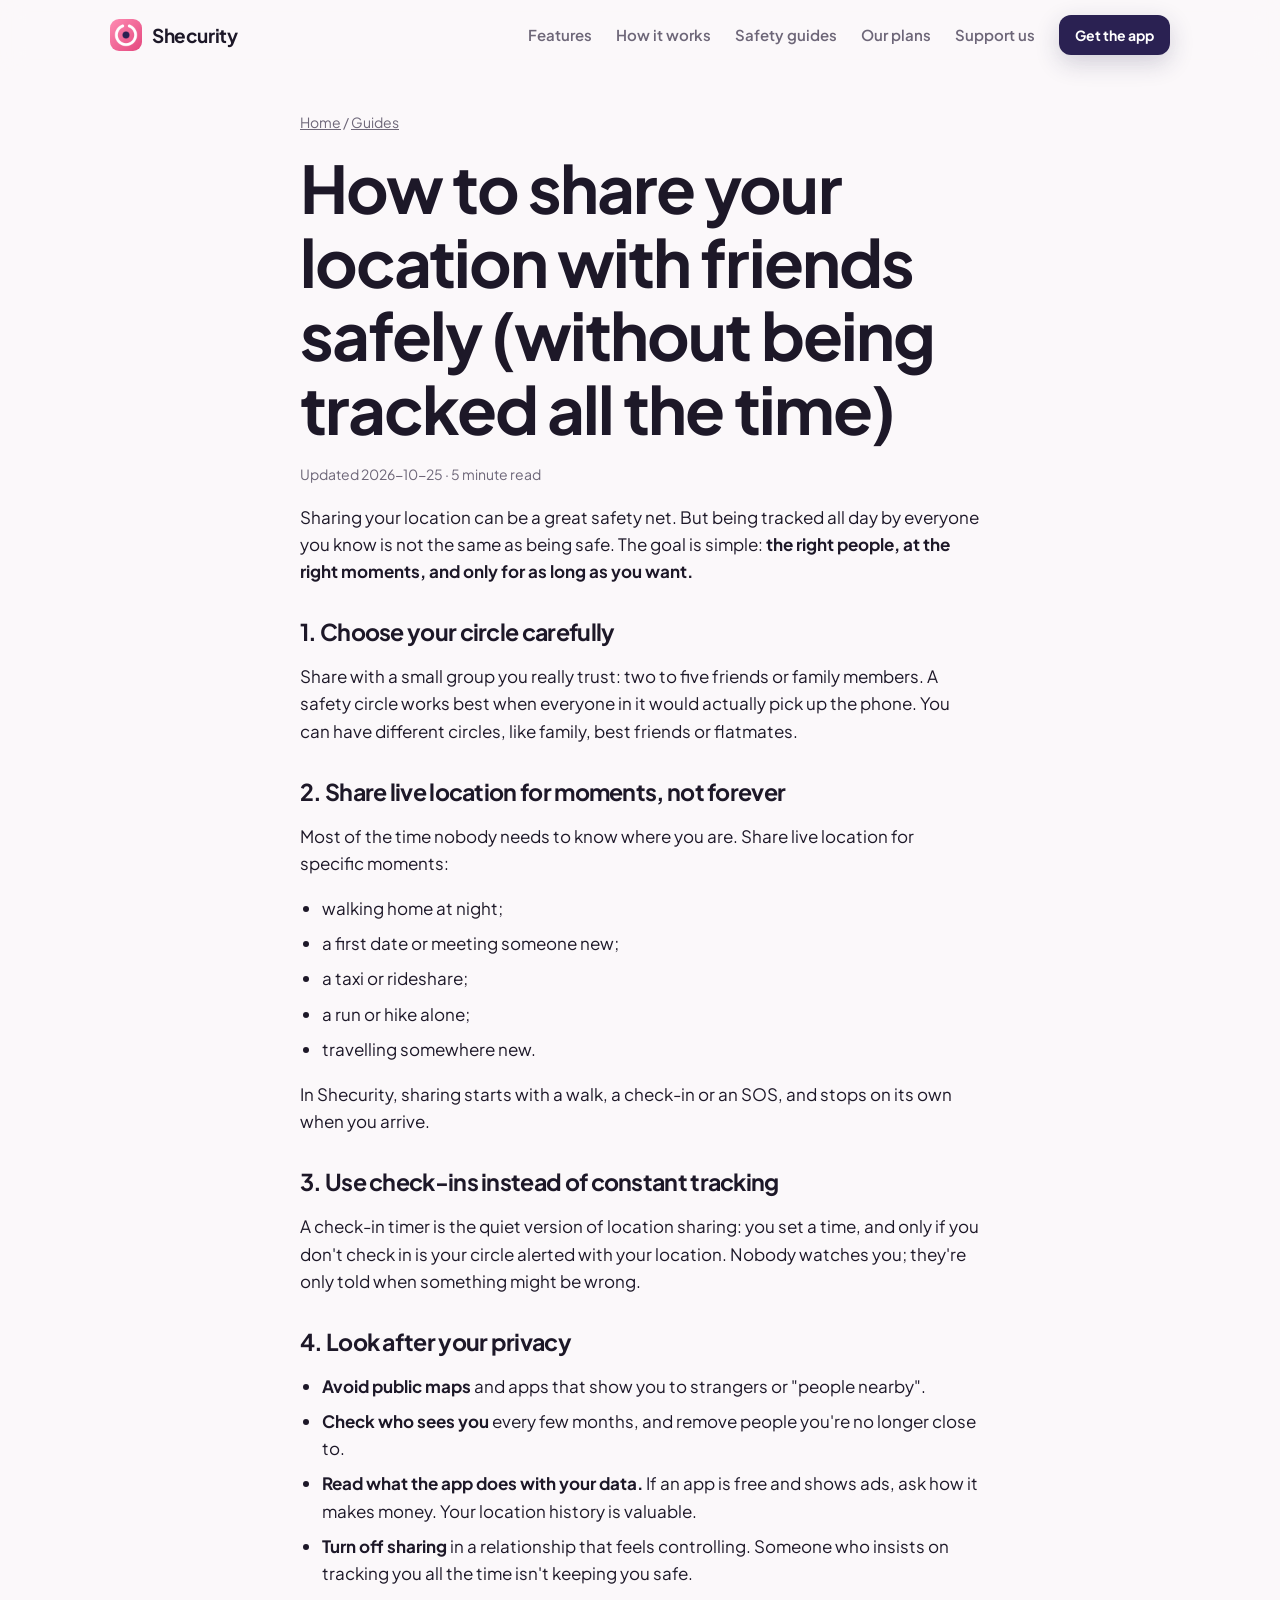
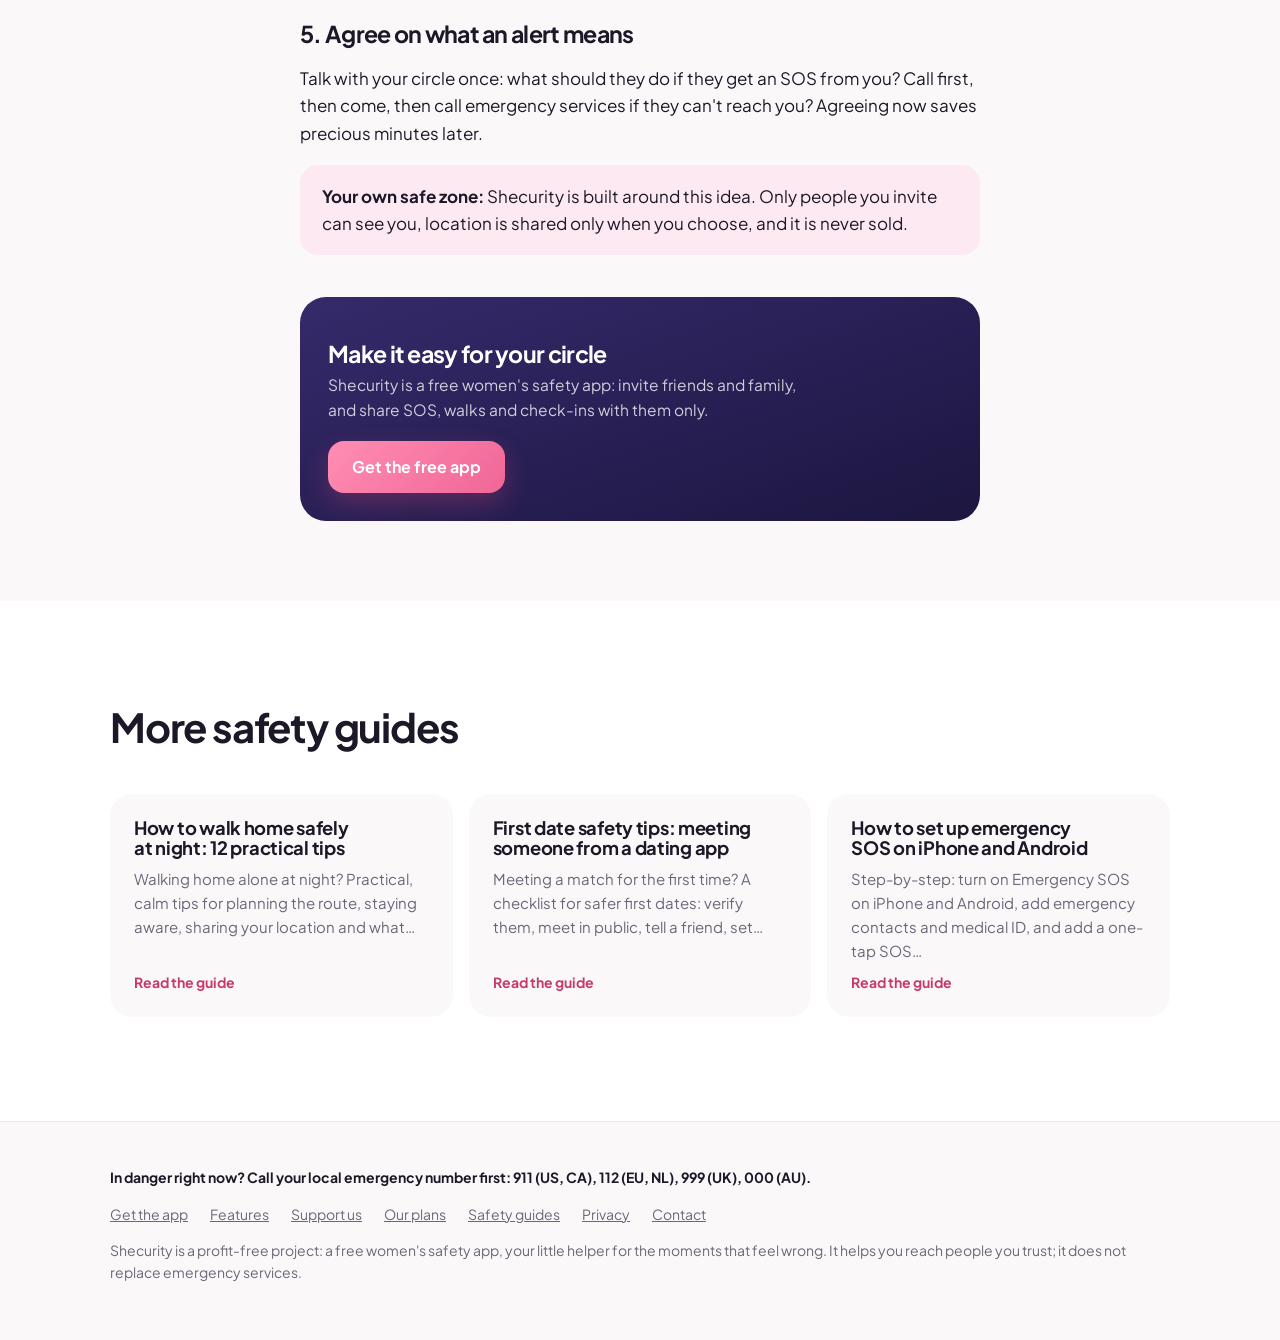
<file: guides/share-location-with-friends/index.html>
<!doctype html>
<html lang="en">
<head>
<meta charset="utf-8">
<meta name="viewport" content="width=device-width, initial-scale=1, viewport-fit=cover">
<title>How to share your location with friends safely (without being tracked all the time) | Shecurity</title>
<meta name="description" content="Want friends or family to know where you are when it matters, but not 24/7? How to share your location safely: who to share with, when to share live location, and how to keep your privacy.">
<link rel="canonical" href="https://getshecurity.com/guides/share-location-with-friends/">
<meta name="robots" content="index, follow, max-image-preview:large">
<meta name="theme-color" content="#fbf8fa">
<meta property="og:type" content="article">
<meta property="og:site_name" content="Shecurity">
<meta property="og:title" content="How to share your location with friends safely (without being tracked all the time) | Shecurity">
<meta property="og:description" content="Want friends or family to know where you are when it matters, but not 24/7? How to share your location safely: who to share with, when to share live location, and how to keep your privacy.">
<meta property="og:url" content="https://getshecurity.com/guides/share-location-with-friends/">
<meta property="og:image" content="https://getshecurity.com/img/share.png">
<meta property="og:image:width" content="1200">
<meta property="og:image:height" content="630">
<meta property="og:image:alt" content="Shecurity: your little helper for the moments that feel wrong">
<meta property="og:locale" content="en_US">
<meta name="twitter:card" content="summary_large_image">
<meta name="twitter:title" content="How to share your location with friends safely (without being tracked all the time) | Shecurity">
<meta name="twitter:description" content="Want friends or family to know where you are when it matters, but not 24/7? How to share your location safely: who to share with, when to share live location, and how to keep your privacy.">
<meta name="twitter:image" content="https://getshecurity.com/img/share.png">
<meta name="google-play-app" content="app-id=io.github.punselie15.shecurity">
<link rel="icon" href="../../icon.svg" type="image/svg+xml">
<link rel="icon" href="../../favicon-32.png" sizes="32x32" type="image/png">
<link rel="apple-touch-icon" href="../../apple-touch-icon.png">
<link rel="preconnect" href="https://fonts.googleapis.com">
<link rel="preconnect" href="https://fonts.gstatic.com" crossorigin>
<link rel="stylesheet" href="https://fonts.googleapis.com/css2?family=Plus+Jakarta+Sans:wght@400;500;600;700&display=swap">
<link rel="stylesheet" href="../../assets/style.css">
<script type="application/ld+json">{"@context": "https://schema.org", "@type": "Article", "headline": "How to share your location with friends safely (without being tracked all the time)", "description": "Want friends or family to know where you are when it matters, but not 24/7? How to share your location safely: who to share with, when to share live location, and how to keep your privacy.", "datePublished": "2026-10-24", "dateModified": "2026-10-25", "author": {"@id": "https://getshecurity.com/#org"}, "publisher": {"@id": "https://getshecurity.com/#org"}, "mainEntityOfPage": "https://getshecurity.com/guides/share-location-with-friends/", "image": "https://getshecurity.com/img/share.png"}</script>
<script type="application/ld+json">{"@context": "https://schema.org", "@type": "BreadcrumbList", "itemListElement": [{"@type": "ListItem", "position": 1, "name": "Home", "item": "https://getshecurity.com/"}, {"@type": "ListItem", "position": 2, "name": "Guides", "item": "https://getshecurity.com/guides/"}, {"@type": "ListItem", "position": 3, "name": "How to share your location with friends safely (without being tracked all the time)", "item": "https://getshecurity.com/guides/share-location-with-friends/"}]}</script>
</head>
<body>
<header class="site"><div class="wrap">
<a class="logo" href="../../"><img src="../../icon-192.png" alt="" width="32" height="32">Shecurity</a>
<nav class="top" aria-label="Main"><a href="../../#features">Features</a><a href="../../#how">How it works</a><a href="../../guides/">Safety guides</a><a class="keep" href="../../plans/"><span class="xs-hide">Our </span>plans</a><a href="../../#support">Support us</a><a class="btn primary sm" href="/download/">Get the app</a></nav>
</div></header>
<main>
<article class="post"><div class="wrap">
<nav class="crumbs" aria-label="Breadcrumb"><a href="../../">Home</a> / <a href="../">Guides</a></nav>
<h1>How to share your location with friends safely (without being tracked all the time)</h1>
<p class="meta">Updated 2026-10-25 · 5 minute read</p>

<p>Sharing your location can be a great safety net. But being tracked all day by everyone you know is not the same as being safe. The goal is simple: <strong>the right people, at the right moments, and only for as long as you want.</strong></p>
<h2>1. Choose your circle carefully</h2>
<p>Share with a small group you really trust: two to five friends or family members. A safety circle works best when everyone in it would actually pick up the phone. You can have different circles, like family, best friends or flatmates.</p>
<h2>2. Share live location for moments, not forever</h2>
<p>Most of the time nobody needs to know where you are. Share live location for specific moments:</p>
<ul>
<li>walking home at night;</li>
<li>a first date or meeting someone new;</li>
<li>a taxi or rideshare;</li>
<li>a run or hike alone;</li>
<li>travelling somewhere new.</li>
</ul>
<p>In Shecurity, sharing starts with a walk, a check-in or an SOS, and stops on its own when you arrive.</p>
<h2>3. Use check-ins instead of constant tracking</h2>
<p>A check-in timer is the quiet version of location sharing: you set a time, and only if you don't check in is your circle alerted with your location. Nobody watches you; they're only told when something might be wrong.</p>
<h2>4. Look after your privacy</h2>
<ul>
<li><strong>Avoid public maps</strong> and apps that show you to strangers or "people nearby".</li>
<li><strong>Check who sees you</strong> every few months, and remove people you're no longer close to.</li>
<li><strong>Read what the app does with your data.</strong> If an app is free and shows ads, ask how it makes money. Your location history is valuable.</li>
<li><strong>Turn off sharing</strong> in a relationship that feels controlling. Someone who insists on tracking you all the time isn't keeping you safe.</li>
</ul>
<h2>5. Agree on what an alert means</h2>
<p>Talk with your circle once: what should they do if they get an SOS from you? Call first, then come, then call emergency services if they can't reach you? Agreeing now saves precious minutes later.</p>
<div class="tip"><strong>Your own safe zone:</strong> Shecurity is built around this idea. Only people you invite can see you, location is shared only when you choose, and it is never sold.</div>

<div class="article-cta"><div><h2>Make it easy for your circle</h2><p>Shecurity is a free women's safety app: invite friends and family, and share SOS, walks and check-ins with them only.</p></div><a class="btn pink" href="/download/">Get the free app</a></div>
</div></article>
<section class="band alt"><div class="wrap"><div class="head"><h2>More safety guides</h2></div><div class="guide-grid"><a class="guide-card" href="../../guides/walk-home-safely/"><h3>How to walk home safely at night: 12 practical tips</h3><p>Walking home alone at night? Practical, calm tips for planning the route, staying aware, sharing your location and what…</p><span>Read the guide</span></a><a class="guide-card" href="../../guides/first-date-safety/"><h3>First date safety tips: meeting someone from a dating app</h3><p>Meeting a match for the first time? A checklist for safer first dates: verify them, meet in public, tell a friend, set…</p><span>Read the guide</span></a><a class="guide-card" href="../../guides/phone-emergency-sos/"><h3>How to set up emergency SOS on iPhone and Android</h3><p>Step-by-step: turn on Emergency SOS on iPhone and Android, add emergency contacts and medical ID, and add a one-tap SOS…</p><span>Read the guide</span></a></div></div></section>
</main>
<footer class="site"><div class="wrap">
<p class="emergency">In danger right now? Call your local emergency number first: 911 (US, CA), 112 (EU, NL), 999 (UK), 000 (AU).</p>
<div class="links"><a href="/download/">Get the app</a><a href="../../#features">Features</a><a href="../../#support">Support us</a><a href="../../plans/">Our plans</a><a href="../../guides/">Safety guides</a><a href="../../privacy.html">Privacy</a><a href="mailto:hello@getshecurity.com">Contact</a></div>
<p>Shecurity is a profit-free project: a free women's safety app, your little helper for the moments that feel wrong. It helps you reach people you trust; it does not replace emergency services.</p>
</div></footer>
<script src="../../assets/site.js" defer></script>
</body>
</html>
</file>
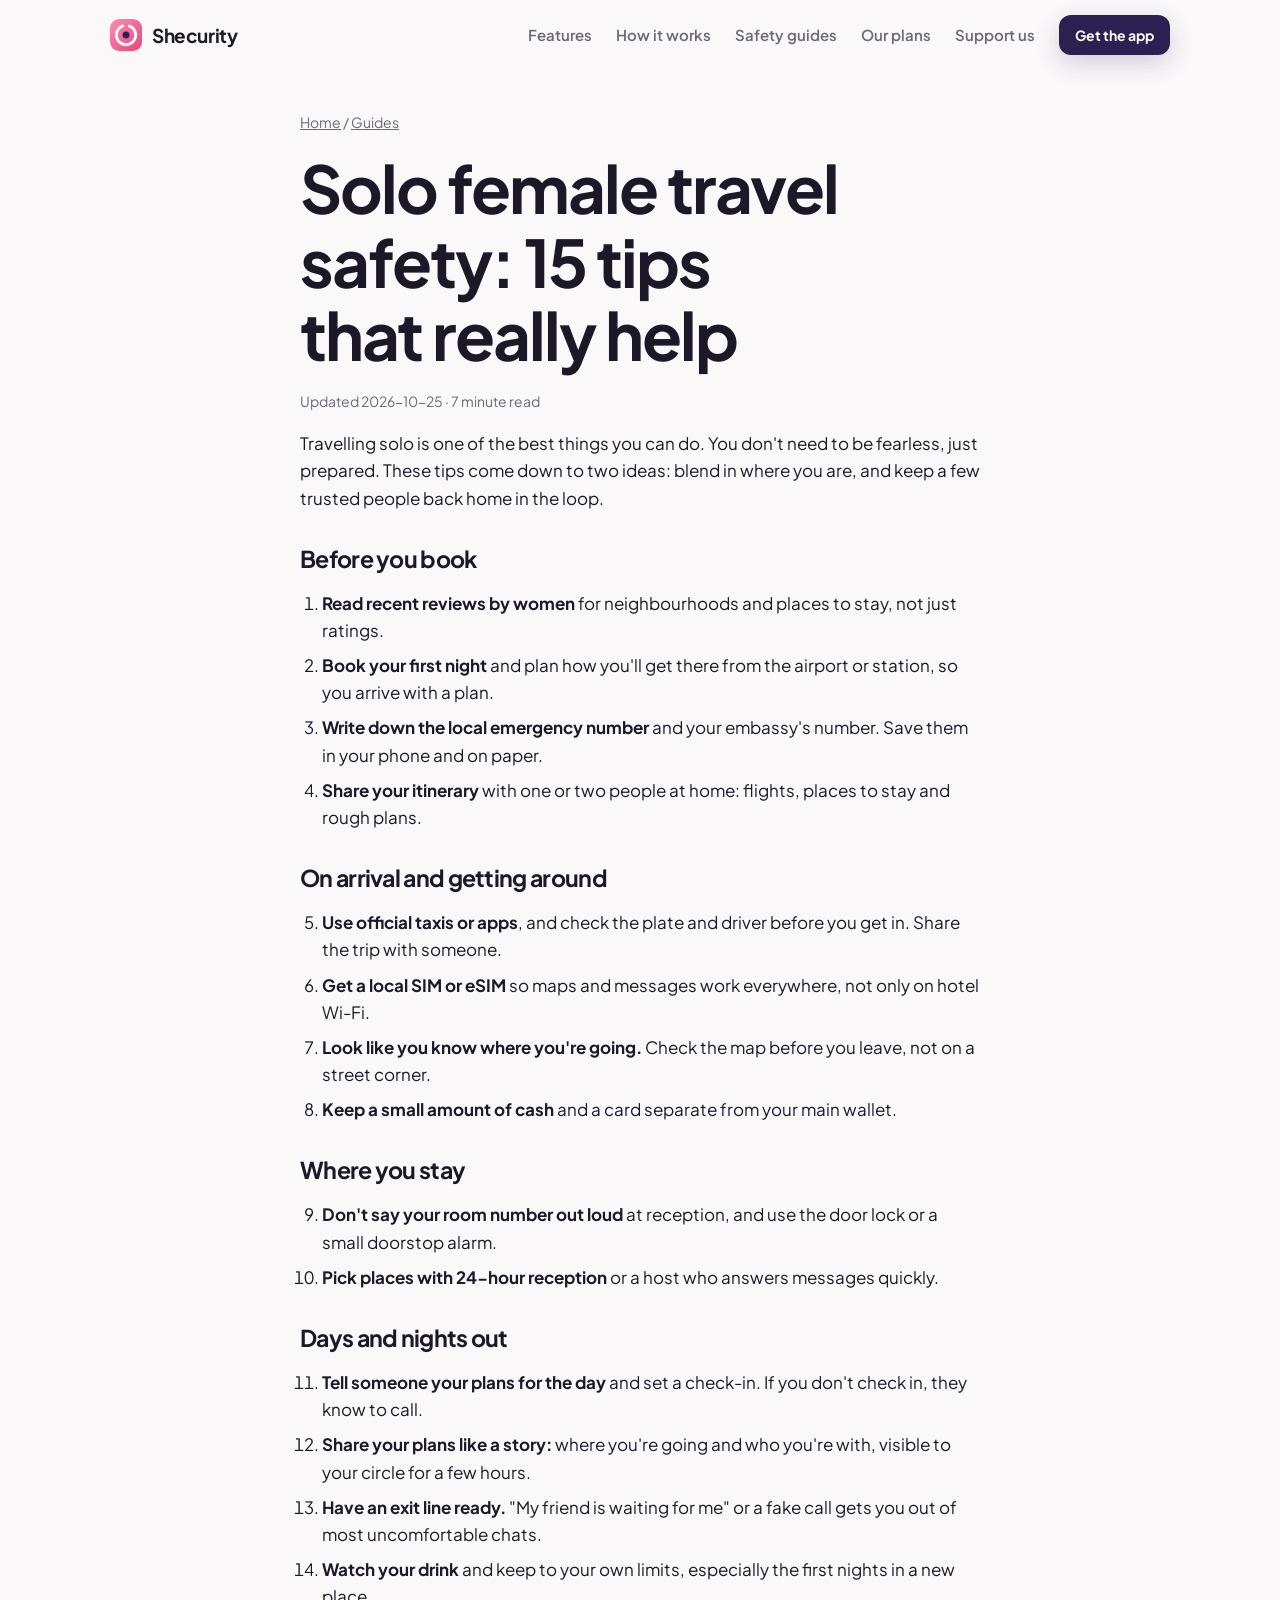
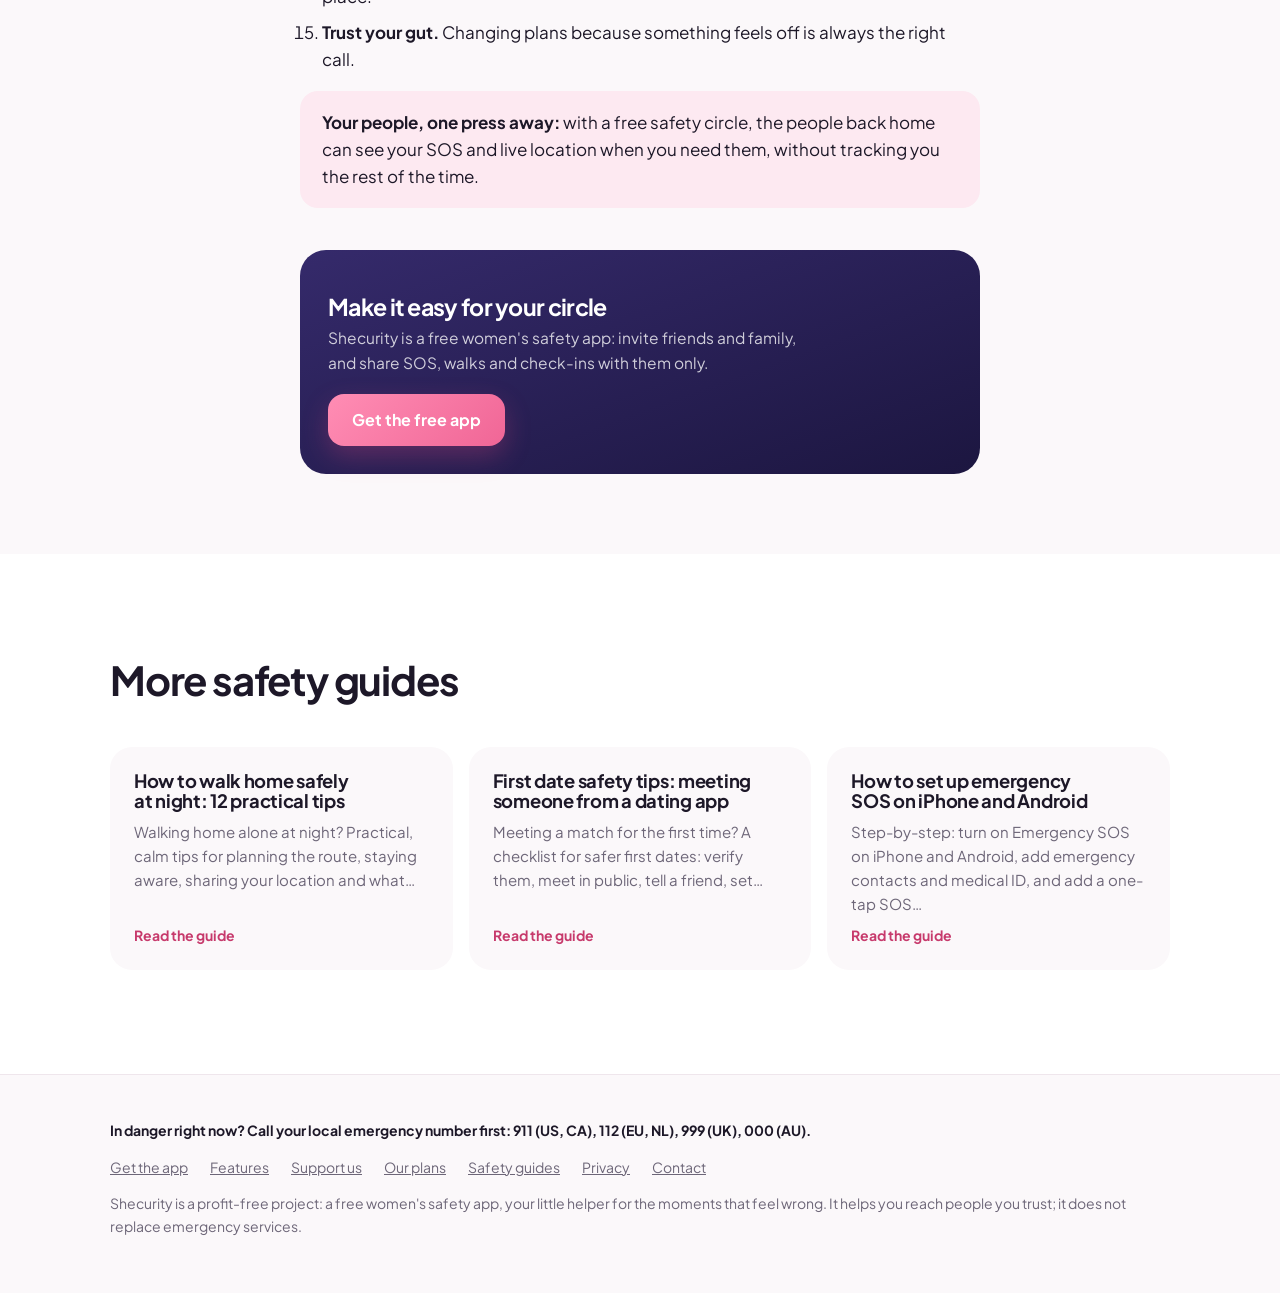
<file: guides/solo-female-travel-safety/index.html>
<!doctype html>
<html lang="en">
<head>
<meta charset="utf-8">
<meta name="viewport" content="width=device-width, initial-scale=1, viewport-fit=cover">
<title>Solo female travel safety: 15 tips that really help | Shecurity</title>
<meta name="description" content="Travelling alone as a woman? Practical solo female travel safety tips: before you book, on arrival, getting around, accommodation, nights out and keeping your people back home in the loop.">
<link rel="canonical" href="https://getshecurity.com/guides/solo-female-travel-safety/">
<meta name="robots" content="index, follow, max-image-preview:large">
<meta name="theme-color" content="#fbf8fa">
<meta property="og:type" content="article">
<meta property="og:site_name" content="Shecurity">
<meta property="og:title" content="Solo female travel safety: 15 tips that really help | Shecurity">
<meta property="og:description" content="Travelling alone as a woman? Practical solo female travel safety tips: before you book, on arrival, getting around, accommodation, nights out and keeping your people back home in the loop.">
<meta property="og:url" content="https://getshecurity.com/guides/solo-female-travel-safety/">
<meta property="og:image" content="https://getshecurity.com/img/share.png">
<meta property="og:image:width" content="1200">
<meta property="og:image:height" content="630">
<meta property="og:image:alt" content="Shecurity: your little helper for the moments that feel wrong">
<meta property="og:locale" content="en_US">
<meta name="twitter:card" content="summary_large_image">
<meta name="twitter:title" content="Solo female travel safety: 15 tips that really help | Shecurity">
<meta name="twitter:description" content="Travelling alone as a woman? Practical solo female travel safety tips: before you book, on arrival, getting around, accommodation, nights out and keeping your people back home in the loop.">
<meta name="twitter:image" content="https://getshecurity.com/img/share.png">
<meta name="google-play-app" content="app-id=io.github.punselie15.shecurity">
<link rel="icon" href="../../icon.svg" type="image/svg+xml">
<link rel="icon" href="../../favicon-32.png" sizes="32x32" type="image/png">
<link rel="apple-touch-icon" href="../../apple-touch-icon.png">
<link rel="preconnect" href="https://fonts.googleapis.com">
<link rel="preconnect" href="https://fonts.gstatic.com" crossorigin>
<link rel="stylesheet" href="https://fonts.googleapis.com/css2?family=Plus+Jakarta+Sans:wght@400;500;600;700&display=swap">
<link rel="stylesheet" href="../../assets/style.css">
<script type="application/ld+json">{"@context": "https://schema.org", "@type": "Article", "headline": "Solo female travel safety: 15 tips that really help", "description": "Travelling alone as a woman? Practical solo female travel safety tips: before you book, on arrival, getting around, accommodation, nights out and keeping your people back home in the loop.", "datePublished": "2026-10-24", "dateModified": "2026-10-25", "author": {"@id": "https://getshecurity.com/#org"}, "publisher": {"@id": "https://getshecurity.com/#org"}, "mainEntityOfPage": "https://getshecurity.com/guides/solo-female-travel-safety/", "image": "https://getshecurity.com/img/share.png"}</script>
<script type="application/ld+json">{"@context": "https://schema.org", "@type": "BreadcrumbList", "itemListElement": [{"@type": "ListItem", "position": 1, "name": "Home", "item": "https://getshecurity.com/"}, {"@type": "ListItem", "position": 2, "name": "Guides", "item": "https://getshecurity.com/guides/"}, {"@type": "ListItem", "position": 3, "name": "Solo female travel safety: 15 tips that really help", "item": "https://getshecurity.com/guides/solo-female-travel-safety/"}]}</script>
</head>
<body>
<header class="site"><div class="wrap">
<a class="logo" href="../../"><img src="../../icon-192.png" alt="" width="32" height="32">Shecurity</a>
<nav class="top" aria-label="Main"><a href="../../#features">Features</a><a href="../../#how">How it works</a><a href="../../guides/">Safety guides</a><a class="keep" href="../../plans/"><span class="xs-hide">Our </span>plans</a><a href="../../#support">Support us</a><a class="btn primary sm" href="/download/">Get the app</a></nav>
</div></header>
<main>
<article class="post"><div class="wrap">
<nav class="crumbs" aria-label="Breadcrumb"><a href="../../">Home</a> / <a href="../">Guides</a></nav>
<h1>Solo female travel safety: 15 tips that really help</h1>
<p class="meta">Updated 2026-10-25 · 7 minute read</p>

<p>Travelling solo is one of the best things you can do. You don't need to be fearless, just prepared. These tips come down to two ideas: blend in where you are, and keep a few trusted people back home in the loop.</p>
<h2>Before you book</h2>
<ol>
<li><strong>Read recent reviews by women</strong> for neighbourhoods and places to stay, not just ratings.</li>
<li><strong>Book your first night</strong> and plan how you'll get there from the airport or station, so you arrive with a plan.</li>
<li><strong>Write down the local emergency number</strong> and your embassy's number. Save them in your phone and on paper.</li>
<li><strong>Share your itinerary</strong> with one or two people at home: flights, places to stay and rough plans.</li>
</ol>
<h2>On arrival and getting around</h2>
<ol start="5">
<li><strong>Use official taxis or apps</strong>, and check the plate and driver before you get in. Share the trip with someone.</li>
<li><strong>Get a local SIM or eSIM</strong> so maps and messages work everywhere, not only on hotel Wi-Fi.</li>
<li><strong>Look like you know where you're going.</strong> Check the map before you leave, not on a street corner.</li>
<li><strong>Keep a small amount of cash</strong> and a card separate from your main wallet.</li>
</ol>
<h2>Where you stay</h2>
<ol start="9">
<li><strong>Don't say your room number out loud</strong> at reception, and use the door lock or a small doorstop alarm.</li>
<li><strong>Pick places with 24-hour reception</strong> or a host who answers messages quickly.</li>
</ol>
<h2>Days and nights out</h2>
<ol start="11">
<li><strong>Tell someone your plans for the day</strong> and set a check-in. If you don't check in, they know to call.</li>
<li><strong>Share your plans like a story:</strong> where you're going and who you're with, visible to your circle for a few hours.</li>
<li><strong>Have an exit line ready.</strong> "My friend is waiting for me" or a fake call gets you out of most uncomfortable chats.</li>
<li><strong>Watch your drink</strong> and keep to your own limits, especially the first nights in a new place.</li>
<li><strong>Trust your gut.</strong> Changing plans because something feels off is always the right call.</li>
</ol>
<div class="tip"><strong>Your people, one press away:</strong> with a free safety circle, the people back home can see your SOS and live location when you need them, without tracking you the rest of the time.</div>

<div class="article-cta"><div><h2>Make it easy for your circle</h2><p>Shecurity is a free women's safety app: invite friends and family, and share SOS, walks and check-ins with them only.</p></div><a class="btn pink" href="/download/">Get the free app</a></div>
</div></article>
<section class="band alt"><div class="wrap"><div class="head"><h2>More safety guides</h2></div><div class="guide-grid"><a class="guide-card" href="../../guides/walk-home-safely/"><h3>How to walk home safely at night: 12 practical tips</h3><p>Walking home alone at night? Practical, calm tips for planning the route, staying aware, sharing your location and what…</p><span>Read the guide</span></a><a class="guide-card" href="../../guides/first-date-safety/"><h3>First date safety tips: meeting someone from a dating app</h3><p>Meeting a match for the first time? A checklist for safer first dates: verify them, meet in public, tell a friend, set…</p><span>Read the guide</span></a><a class="guide-card" href="../../guides/phone-emergency-sos/"><h3>How to set up emergency SOS on iPhone and Android</h3><p>Step-by-step: turn on Emergency SOS on iPhone and Android, add emergency contacts and medical ID, and add a one-tap SOS…</p><span>Read the guide</span></a></div></div></section>
</main>
<footer class="site"><div class="wrap">
<p class="emergency">In danger right now? Call your local emergency number first: 911 (US, CA), 112 (EU, NL), 999 (UK), 000 (AU).</p>
<div class="links"><a href="/download/">Get the app</a><a href="../../#features">Features</a><a href="../../#support">Support us</a><a href="../../plans/">Our plans</a><a href="../../guides/">Safety guides</a><a href="../../privacy.html">Privacy</a><a href="mailto:hello@getshecurity.com">Contact</a></div>
<p>Shecurity is a profit-free project: a free women's safety app, your little helper for the moments that feel wrong. It helps you reach people you trust; it does not replace emergency services.</p>
</div></footer>
<script src="../../assets/site.js" defer></script>
</body>
</html>
</file>
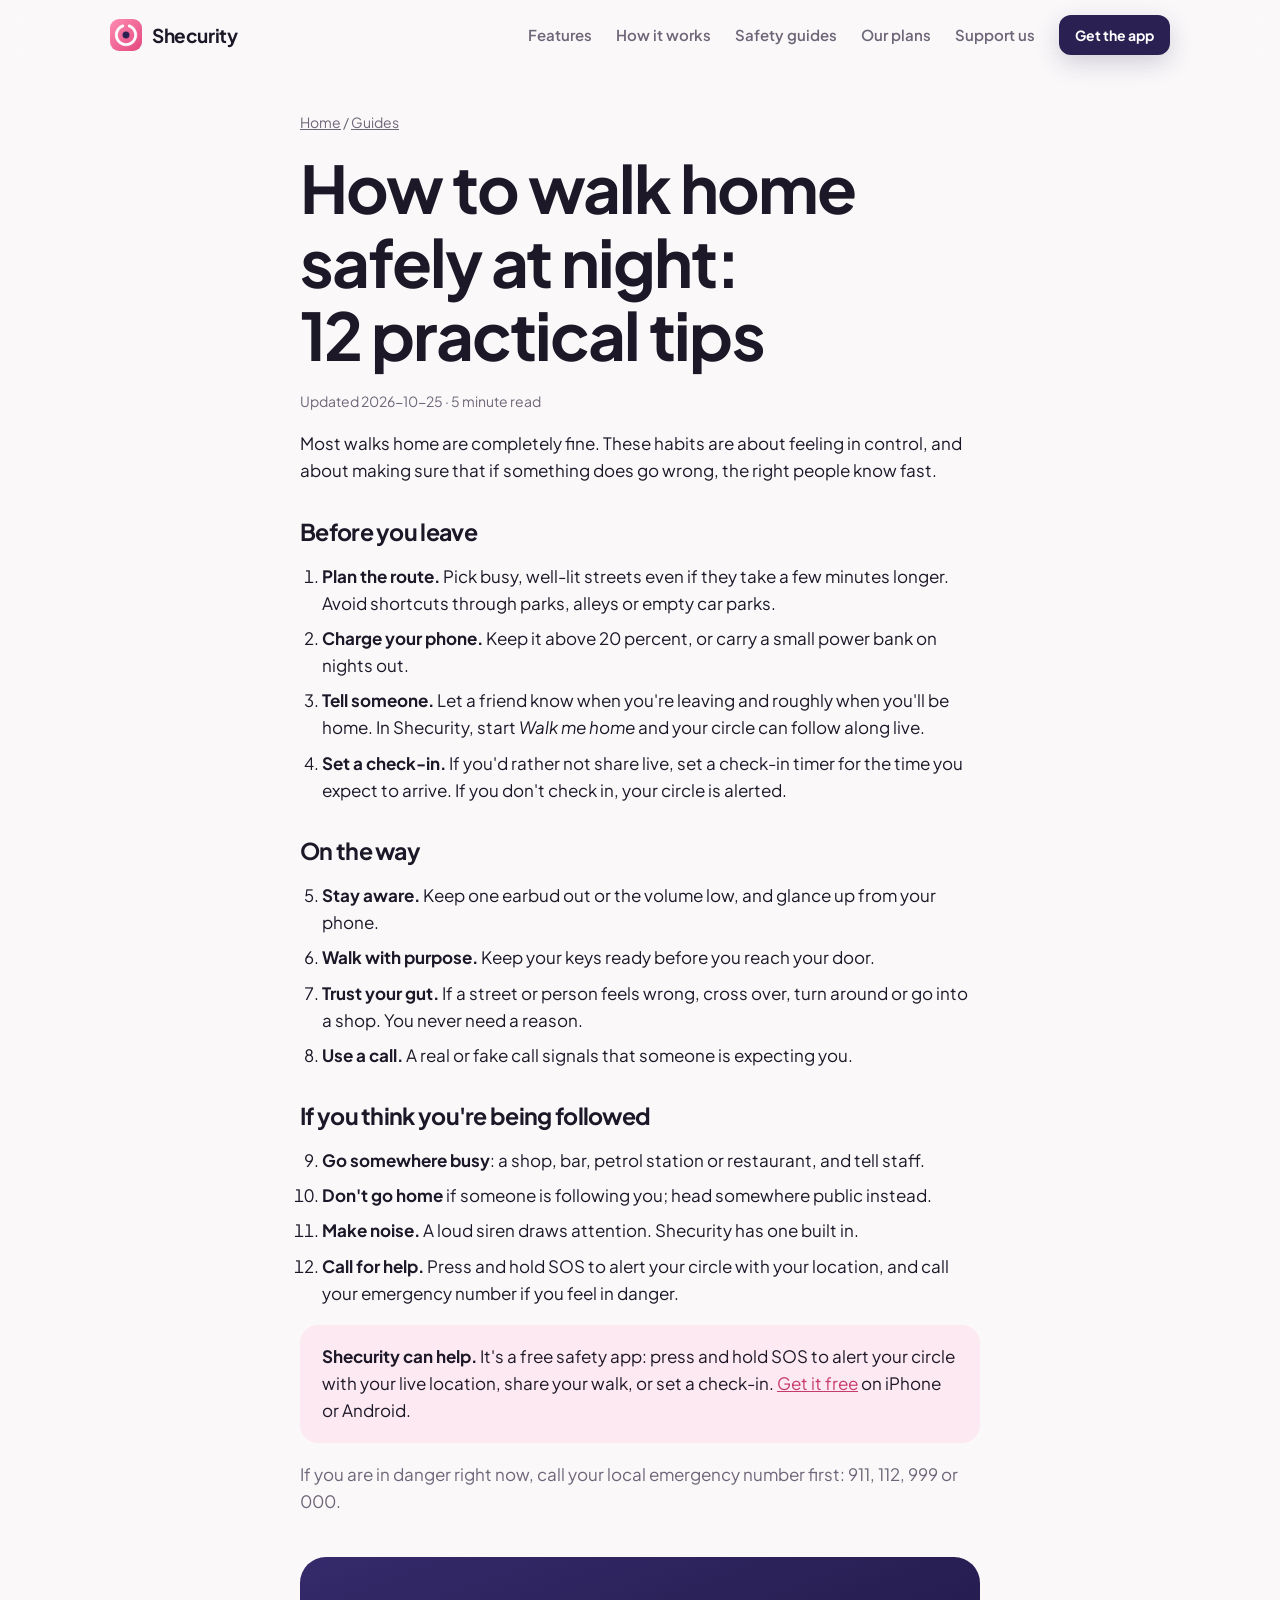
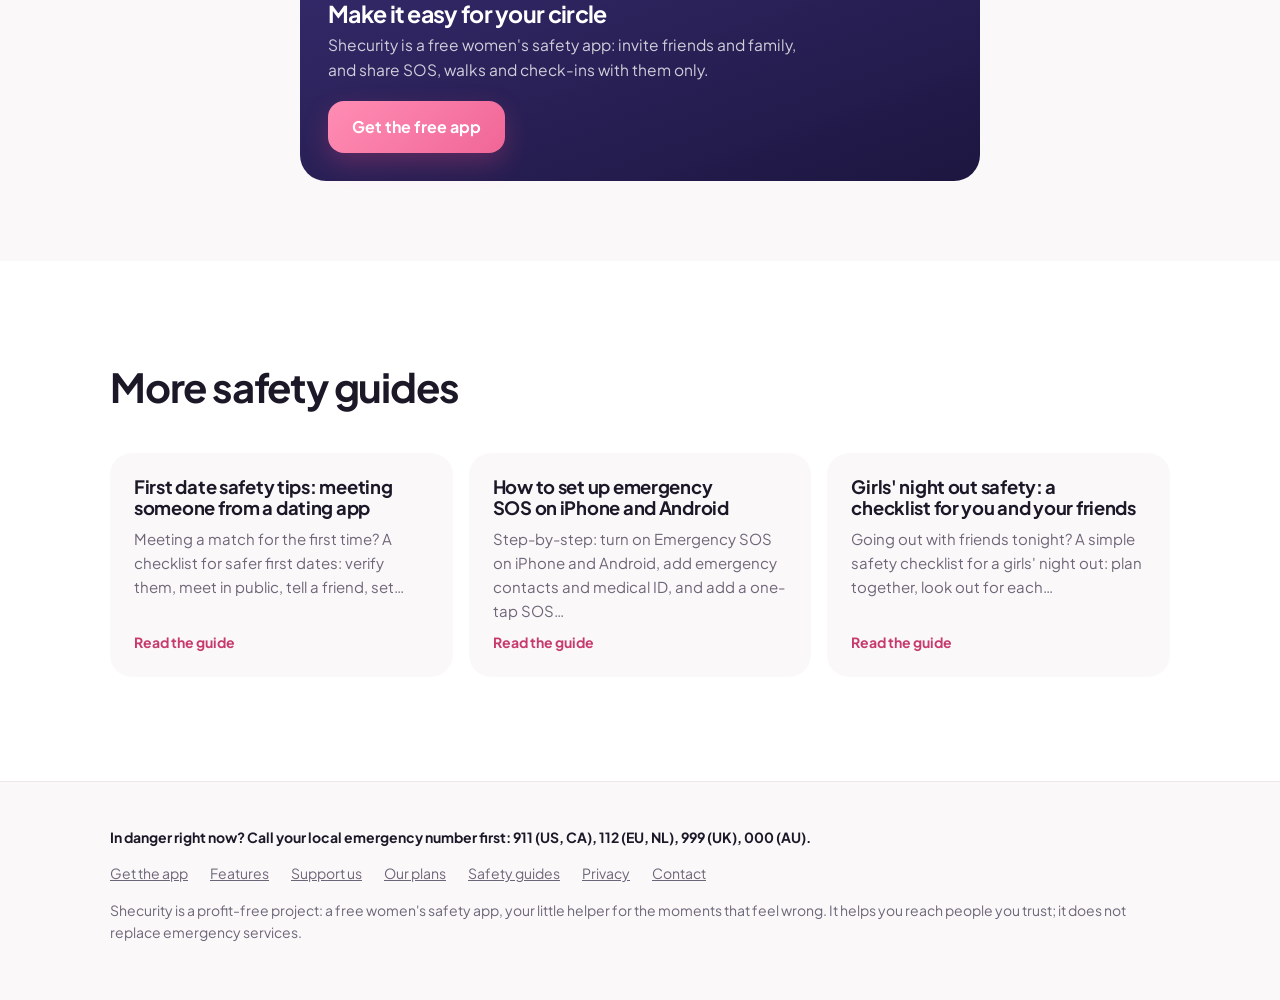
<file: guides/walk-home-safely/index.html>
<!doctype html>
<html lang="en">
<head>
<meta charset="utf-8">
<meta name="viewport" content="width=device-width, initial-scale=1, viewport-fit=cover">
<title>How to walk home safely at night: 12 practical tips | Shecurity</title>
<meta name="description" content="Walking home alone at night? Practical, calm tips for planning the route, staying aware, sharing your location and what to do if you feel followed.">
<link rel="canonical" href="https://getshecurity.com/guides/walk-home-safely/">
<meta name="robots" content="index, follow, max-image-preview:large">
<meta name="theme-color" content="#fbf8fa">
<meta property="og:type" content="article">
<meta property="og:site_name" content="Shecurity">
<meta property="og:title" content="How to walk home safely at night: 12 practical tips | Shecurity">
<meta property="og:description" content="Walking home alone at night? Practical, calm tips for planning the route, staying aware, sharing your location and what to do if you feel followed.">
<meta property="og:url" content="https://getshecurity.com/guides/walk-home-safely/">
<meta property="og:image" content="https://getshecurity.com/img/share.png">
<meta property="og:image:width" content="1200">
<meta property="og:image:height" content="630">
<meta property="og:image:alt" content="Shecurity: your little helper for the moments that feel wrong">
<meta property="og:locale" content="en_US">
<meta name="twitter:card" content="summary_large_image">
<meta name="twitter:title" content="How to walk home safely at night: 12 practical tips | Shecurity">
<meta name="twitter:description" content="Walking home alone at night? Practical, calm tips for planning the route, staying aware, sharing your location and what to do if you feel followed.">
<meta name="twitter:image" content="https://getshecurity.com/img/share.png">
<meta name="google-play-app" content="app-id=io.github.punselie15.shecurity">
<link rel="icon" href="../../icon.svg" type="image/svg+xml">
<link rel="icon" href="../../favicon-32.png" sizes="32x32" type="image/png">
<link rel="apple-touch-icon" href="../../apple-touch-icon.png">
<link rel="preconnect" href="https://fonts.googleapis.com">
<link rel="preconnect" href="https://fonts.gstatic.com" crossorigin>
<link rel="stylesheet" href="https://fonts.googleapis.com/css2?family=Plus+Jakarta+Sans:wght@400;500;600;700&display=swap">
<link rel="stylesheet" href="../../assets/style.css">
<script type="application/ld+json">{"@context": "https://schema.org", "@type": "Article", "headline": "How to walk home safely at night: 12 practical tips", "description": "Walking home alone at night? Practical, calm tips for planning the route, staying aware, sharing your location and what to do if you feel followed.", "datePublished": "2026-10-24", "dateModified": "2026-10-25", "author": {"@id": "https://getshecurity.com/#org"}, "publisher": {"@id": "https://getshecurity.com/#org"}, "mainEntityOfPage": "https://getshecurity.com/guides/walk-home-safely/", "image": "https://getshecurity.com/img/share.png"}</script>
<script type="application/ld+json">{"@context": "https://schema.org", "@type": "BreadcrumbList", "itemListElement": [{"@type": "ListItem", "position": 1, "name": "Home", "item": "https://getshecurity.com/"}, {"@type": "ListItem", "position": 2, "name": "Guides", "item": "https://getshecurity.com/guides/"}, {"@type": "ListItem", "position": 3, "name": "How to walk home safely at night: 12 practical tips", "item": "https://getshecurity.com/guides/walk-home-safely/"}]}</script>
</head>
<body>
<header class="site"><div class="wrap">
<a class="logo" href="../../"><img src="../../icon-192.png" alt="" width="32" height="32">Shecurity</a>
<nav class="top" aria-label="Main"><a href="../../#features">Features</a><a href="../../#how">How it works</a><a href="../../guides/">Safety guides</a><a class="keep" href="../../plans/"><span class="xs-hide">Our </span>plans</a><a href="../../#support">Support us</a><a class="btn primary sm" href="/download/">Get the app</a></nav>
</div></header>
<main>
<article class="post"><div class="wrap">
<nav class="crumbs" aria-label="Breadcrumb"><a href="../../">Home</a> / <a href="../">Guides</a></nav>
<h1>How to walk home safely at night: 12 practical tips</h1>
<p class="meta">Updated 2026-10-25 · 5 minute read</p>
<p>Most walks home are completely fine. These habits are about feeling in control, and about making sure that if something does go wrong, the right people know fast.</p>
<h2>Before you leave</h2>
<ol>
<li><strong>Plan the route.</strong> Pick busy, well-lit streets even if they take a few minutes longer. Avoid shortcuts through parks, alleys or empty car parks.</li>
<li><strong>Charge your phone.</strong> Keep it above 20 percent, or carry a small power bank on nights out.</li>
<li><strong>Tell someone.</strong> Let a friend know when you're leaving and roughly when you'll be home. In Shecurity, start <em>Walk me home</em> and your circle can follow along live.</li>
<li><strong>Set a check-in.</strong> If you'd rather not share live, set a check-in timer for the time you expect to arrive. If you don't check in, your circle is alerted.</li>
</ol>
<h2>On the way</h2>
<ol start="5">
<li><strong>Stay aware.</strong> Keep one earbud out or the volume low, and glance up from your phone.</li>
<li><strong>Walk with purpose.</strong> Keep your keys ready before you reach your door.</li>
<li><strong>Trust your gut.</strong> If a street or person feels wrong, cross over, turn around or go into a shop. You never need a reason.</li>
<li><strong>Use a call.</strong> A real or fake call signals that someone is expecting you.</li>
</ol>
<h2>If you think you're being followed</h2>
<ol start="9">
<li><strong>Go somewhere busy</strong>: a shop, bar, petrol station or restaurant, and tell staff.</li>
<li><strong>Don't go home</strong> if someone is following you; head somewhere public instead.</li>
<li><strong>Make noise.</strong> A loud siren draws attention. Shecurity has one built in.</li>
<li><strong>Call for help.</strong> Press and hold SOS to alert your circle with your location, and call your emergency number if you feel in danger.</li>
</ol>

<div class="tip"><strong>Shecurity can help.</strong> It's a free safety app: press and hold SOS to alert your circle with your live location, share your walk, or set a check-in. <a href="/download/">Get it free</a> on iPhone or Android.</div>
<p class="muted">If you are in danger right now, call your local emergency number first: 911, 112, 999 or 000.</p>

<div class="article-cta"><div><h2>Make it easy for your circle</h2><p>Shecurity is a free women's safety app: invite friends and family, and share SOS, walks and check-ins with them only.</p></div><a class="btn pink" href="/download/">Get the free app</a></div>
</div></article>
<section class="band alt"><div class="wrap"><div class="head"><h2>More safety guides</h2></div><div class="guide-grid"><a class="guide-card" href="../../guides/first-date-safety/"><h3>First date safety tips: meeting someone from a dating app</h3><p>Meeting a match for the first time? A checklist for safer first dates: verify them, meet in public, tell a friend, set…</p><span>Read the guide</span></a><a class="guide-card" href="../../guides/phone-emergency-sos/"><h3>How to set up emergency SOS on iPhone and Android</h3><p>Step-by-step: turn on Emergency SOS on iPhone and Android, add emergency contacts and medical ID, and add a one-tap SOS…</p><span>Read the guide</span></a><a class="guide-card" href="../../guides/girls-night-out-safety/"><h3>Girls' night out safety: a checklist for you and your friends</h3><p>Going out with friends tonight? A simple safety checklist for a girls' night out: plan together, look out for each…</p><span>Read the guide</span></a></div></div></section>
</main>
<footer class="site"><div class="wrap">
<p class="emergency">In danger right now? Call your local emergency number first: 911 (US, CA), 112 (EU, NL), 999 (UK), 000 (AU).</p>
<div class="links"><a href="/download/">Get the app</a><a href="../../#features">Features</a><a href="../../#support">Support us</a><a href="../../plans/">Our plans</a><a href="../../guides/">Safety guides</a><a href="../../privacy.html">Privacy</a><a href="mailto:hello@getshecurity.com">Contact</a></div>
<p>Shecurity is a profit-free project: a free women's safety app, your little helper for the moments that feel wrong. It helps you reach people you trust; it does not replace emergency services.</p>
</div></footer>
<script src="../../assets/site.js" defer></script>
</body>
</html>
</file>
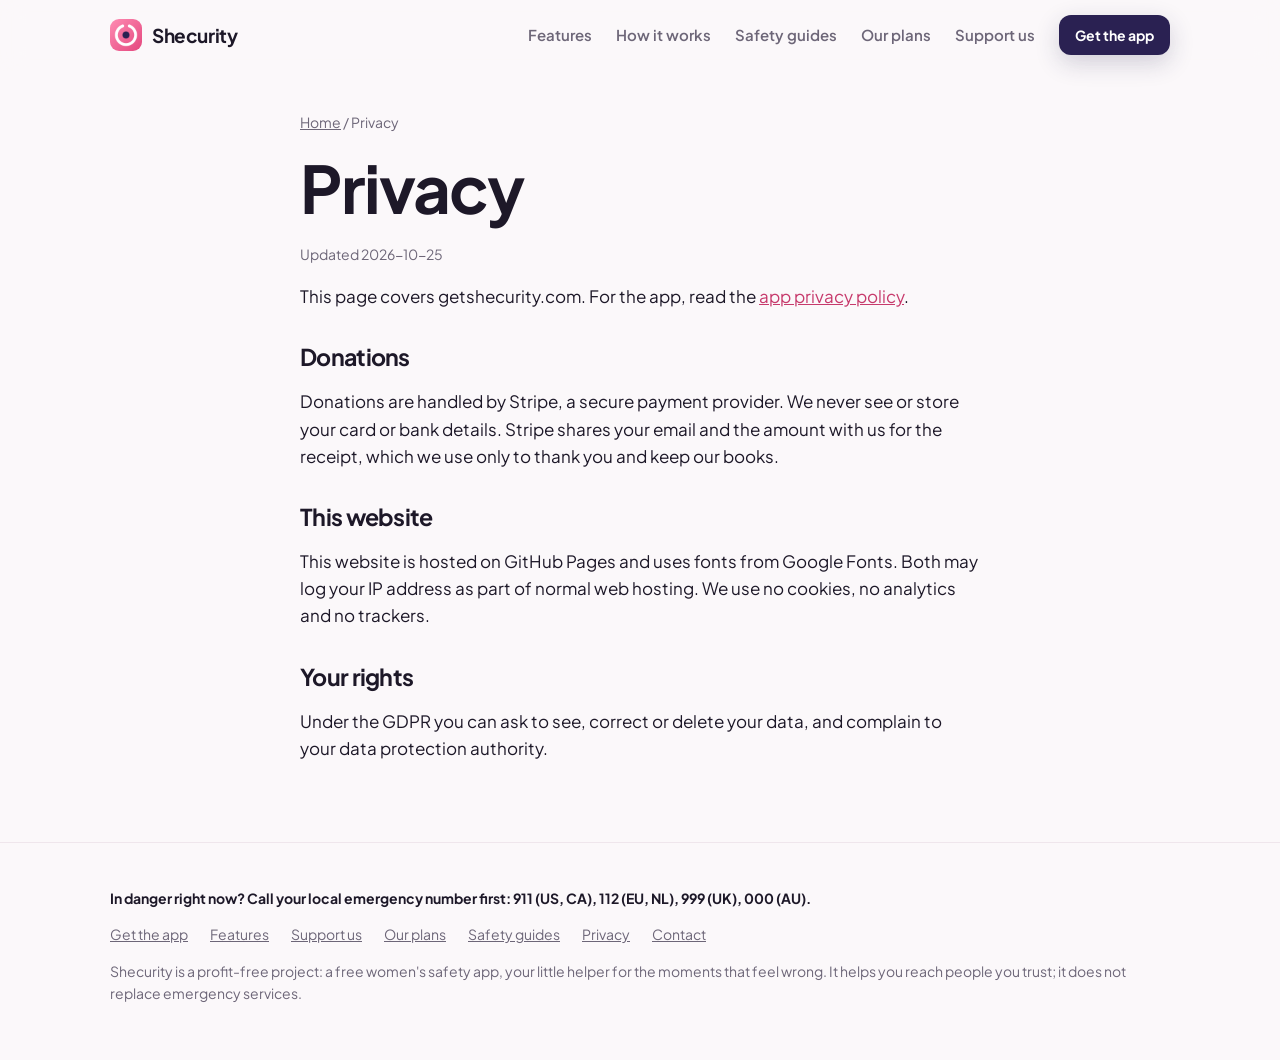
<file: privacy.html>
<!doctype html>
<html lang="en">
<head>
<meta charset="utf-8">
<meta name="viewport" content="width=device-width, initial-scale=1, viewport-fit=cover">
<title>Privacy | Shecurity</title>
<meta name="description" content="How getshecurity.com handles donations: what we store, why, and how to have it deleted. No ads, no tracking, no data selling.">
<link rel="canonical" href="https://getshecurity.com/privacy.html">
<meta name="robots" content="index, follow, max-image-preview:large">
<meta name="theme-color" content="#fbf8fa">
<meta property="og:type" content="website">
<meta property="og:site_name" content="Shecurity">
<meta property="og:title" content="Privacy | Shecurity">
<meta property="og:description" content="How getshecurity.com handles donations: what we store, why, and how to have it deleted. No ads, no tracking, no data selling.">
<meta property="og:url" content="https://getshecurity.com/privacy.html">
<meta property="og:image" content="https://getshecurity.com/img/share.png">
<meta property="og:image:width" content="1200">
<meta property="og:image:height" content="630">
<meta property="og:image:alt" content="Shecurity: your little helper for the moments that feel wrong">
<meta property="og:locale" content="en_US">
<meta name="twitter:card" content="summary_large_image">
<meta name="twitter:title" content="Privacy | Shecurity">
<meta name="twitter:description" content="How getshecurity.com handles donations: what we store, why, and how to have it deleted. No ads, no tracking, no data selling.">
<meta name="twitter:image" content="https://getshecurity.com/img/share.png">
<meta name="google-play-app" content="app-id=io.github.punselie15.shecurity">
<link rel="icon" href="icon.svg" type="image/svg+xml">
<link rel="icon" href="favicon-32.png" sizes="32x32" type="image/png">
<link rel="apple-touch-icon" href="apple-touch-icon.png">
<link rel="preconnect" href="https://fonts.googleapis.com">
<link rel="preconnect" href="https://fonts.gstatic.com" crossorigin>
<link rel="stylesheet" href="https://fonts.googleapis.com/css2?family=Plus+Jakarta+Sans:wght@400;500;600;700&display=swap">
<link rel="stylesheet" href="assets/style.css">

</head>
<body>
<header class="site"><div class="wrap">
<a class="logo" href=""><img src="icon-192.png" alt="" width="32" height="32">Shecurity</a>
<nav class="top" aria-label="Main"><a href="#features">Features</a><a href="#how">How it works</a><a href="guides/">Safety guides</a><a class="keep" href="plans/"><span class="xs-hide">Our </span>plans</a><a href="#support">Support us</a><a class="btn primary sm" href="/download/">Get the app</a></nav>
</div></header>
<main>
<article class="post"><div class="wrap">
<nav class="crumbs" aria-label="Breadcrumb"><a href="./">Home</a> / Privacy</nav>
<h1>Privacy</h1>
<p class="meta">Updated 2026-10-25</p>
<p>This page covers getshecurity.com. For the app, read the <a href="https://shecurity.app/privacy.html">app privacy policy</a>.</p>
<h2>Donations</h2>
<p>Donations are handled by Stripe, a secure payment provider. We never see or store your card or bank details. Stripe shares your email and the amount with us for the receipt, which we use only to thank you and keep our books.</p>
<h2>This website</h2>
<p>This website is hosted on GitHub Pages and uses fonts from Google Fonts. Both may log your IP address as part of normal web hosting. We use no cookies, no analytics and no trackers.</p>
<h2>Your rights</h2>
<p>Under the GDPR you can ask to see, correct or delete your data, and complain to your data protection authority.</p>
</div></article>
</main>
<footer class="site"><div class="wrap">
<p class="emergency">In danger right now? Call your local emergency number first: 911 (US, CA), 112 (EU, NL), 999 (UK), 000 (AU).</p>
<div class="links"><a href="/download/">Get the app</a><a href="#features">Features</a><a href="#support">Support us</a><a href="plans/">Our plans</a><a href="guides/">Safety guides</a><a href="privacy.html">Privacy</a><a href="mailto:hello@getshecurity.com">Contact</a></div>
<p>Shecurity is a profit-free project: a free women's safety app, your little helper for the moments that feel wrong. It helps you reach people you trust; it does not replace emergency services.</p>
</div></footer>
<script src="assets/site.js" defer></script>
</body>
</html>
</file>
<file: assets/style.css>
/* getshecurity.com: the plans behind Shecurity. Same palette and type as the app and shecurity.app. */
:root {
  --bg: #fbf8fa;
  --surface: #ffffff;
  --surface-2: #f6f0f4;
  --ink: #1d1828;
  --muted: #6d6678;
  --line: #efe6ec;
  --indigo: #2a2152;
  --indigo-2: #1c1640;
  --pink: #e5487f;
  --pink-light: #ff8db4;
  --pink-ink: #c73a6c;
  --soft: #fde9f1;
  --gold: #c9a45c;
  --safe: #1f8a5f;
  --shadow: 0 1px 2px rgba(42, 33, 82, .04), 0 12px 32px rgba(42, 33, 82, .07);
  --font: "Plus Jakarta Sans", system-ui, -apple-system, "Segoe UI", Roboto, "Helvetica Neue", Arial, sans-serif;
  color-scheme: light;
}
* { box-sizing: border-box; }
html { scroll-behavior: smooth; }
body { margin: 0; background: var(--bg); color: var(--ink); font-family: var(--font); font-size: 17px; line-height: 1.6; -webkit-font-smoothing: antialiased; }
a { color: var(--pink-ink); }
:focus-visible { outline: 2px solid var(--pink); outline-offset: 3px; }
img, svg { max-width: 100%; display: block; }
.wrap { max-width: 1100px; margin: 0 auto; padding-inline: max(20px, env(safe-area-inset-left, 0px)); }
h1, h2, h3 { margin: 0; line-height: 1.12; letter-spacing: -0.03em; font-weight: 700; text-wrap: balance; }
h1 { font-size: clamp(2.4rem, 6.4vw, 4.1rem); }
h2 { font-size: clamp(1.7rem, 3.8vw, 2.5rem); }
h3 { font-size: 1.15rem; letter-spacing: -0.015em; }
p { margin: 0; }
.muted { color: var(--muted); }
.accent { color: var(--pink); }

/* header */
header.site { position: sticky; top: 0; z-index: 10; background: color-mix(in srgb, var(--bg) 86%, transparent); backdrop-filter: blur(12px); -webkit-backdrop-filter: blur(12px); border-bottom: 1px solid transparent; }
header.site .wrap { display: flex; align-items: center; justify-content: space-between; gap: 16px; height: 70px; }
.logo { display: flex; align-items: center; gap: 10px; font-weight: 700; font-size: 19px; letter-spacing: -0.02em; color: var(--ink); text-decoration: none; }
.logo img { width: 32px; height: 32px; border-radius: 9px; }
nav.top { display: flex; align-items: center; gap: 24px; font-size: 15px; font-weight: 600; }
nav.top a:not(.btn) { color: var(--muted); text-decoration: none; }
nav.top a:not(.btn):hover { color: var(--ink); }
nav.top a { white-space: nowrap; }
@media (max-width: 380px) { nav.top { gap: 10px; } nav.top .xs-hide { display: none; } nav.top .keep { text-transform: capitalize; } nav.top .btn.sm { padding: 8px 12px; } .logo { font-size: 17px; gap: 8px; } .logo img { width: 28px; height: 28px; } }
@media (max-width: 760px) { nav.top { gap: 14px; font-size: 14px; } nav.top a:not(.btn):not(.keep) { display: none; } }

/* buttons */
.btn { display: inline-flex; align-items: center; justify-content: center; gap: 8px; min-height: 52px; padding: 12px 24px; border-radius: 16px; font: 700 16px/1.2 var(--font); text-decoration: none; border: 0; cursor: pointer; transition: transform .15s ease, box-shadow .15s ease; }
.btn:hover { transform: translateY(-1px); }
.btn.primary { background: var(--indigo); color: #fff; box-shadow: 0 8px 24px rgba(42, 33, 82, .2); }
.btn.pink { background: linear-gradient(135deg, var(--pink-light), var(--pink)); color: #fff; box-shadow: 0 10px 26px rgba(229, 72, 127, .28); }
.btn.soft { background: var(--surface); color: var(--ink); box-shadow: var(--shadow); }
.btn.sm { min-height: 40px; padding: 8px 16px; font-size: 14px; border-radius: 12px; }
.btn[disabled] { opacity: .5; cursor: default; transform: none; }
.ctas { display: flex; flex-wrap: wrap; gap: 12px; }

/* sections */
section.band { padding-block: clamp(64px, 9vw, 104px); }
section.alt { background: var(--surface); }
.head { display: flex; flex-direction: column; gap: 12px; max-width: 660px; margin-bottom: 44px; }
.head p { color: var(--muted); font-size: 1.08rem; }

/* hero */
.hero { padding-block: clamp(40px, 7vw, 88px) clamp(56px, 8vw, 96px); position: relative; overflow: hidden; }
.hero .wrap { display: grid; grid-template-columns: minmax(0, 1.1fr) minmax(0, .9fr); gap: 56px; align-items: center; }
.hero .copy { display: flex; flex-direction: column; gap: 24px; }
.hero .lede { font-size: clamp(1.1rem, 2vw, 1.25rem); color: var(--muted); max-width: 36ch; }
.hero-art { position: relative; aspect-ratio: 1; max-width: 460px; width: 100%; justify-self: center; }
.hero-art::before { content: ""; position: absolute; inset: 4%; border-radius: 50%; background: radial-gradient(circle at 35% 30%, #fff 0%, var(--soft) 55%, #f8d3e2 100%); }
.hero-art svg { position: relative; width: 100%; height: 100%; }
.facts { display: flex; flex-wrap: wrap; gap: 8px 22px; list-style: none; margin: 0; padding: 0; font-size: 14.5px; font-weight: 600; color: var(--muted); }
.facts li { display: flex; align-items: center; gap: 8px; }
.facts li::before { content: ""; width: 18px; height: 18px; border-radius: 50%; background: var(--safe) url("data:image/svg+xml,%3Csvg xmlns='http://www.w3.org/2000/svg' viewBox='0 0 24 24' fill='none' stroke='white' stroke-width='3.2' stroke-linecap='round' stroke-linejoin='round'%3E%3Cpath d='m6 12 4 4 8-8'/%3E%3C/svg%3E") center / 11px no-repeat; }
@media (max-width: 860px) { .hero .wrap { grid-template-columns: minmax(0, 1fr); gap: 32px; } .hero-art { max-width: 340px; } }

/* mission */
.pillars { display: grid; grid-template-columns: repeat(3, minmax(0, 1fr)); gap: 16px; }
.pillar { background: var(--bg); border-radius: 24px; padding: 28px; display: flex; flex-direction: column; gap: 10px; }
.pillar .ic { width: 46px; height: 46px; border-radius: 14px; background: var(--soft); color: var(--pink-ink); display: grid; place-items: center; margin-bottom: 4px; }
.pillar .ic svg { width: 22px; height: 22px; fill: none; stroke: currentColor; stroke-width: 1.9; stroke-linecap: round; stroke-linejoin: round; }
.pillar p { color: var(--muted); font-size: 15.5px; }
.statement { font-size: clamp(1.3rem, 2.6vw, 1.7rem); line-height: 1.45; font-weight: 600; letter-spacing: -0.015em; max-width: 30ch; margin-bottom: 44px; }
@media (max-width: 820px) { .pillars { grid-template-columns: minmax(0, 1fr); } }

/* roadmap */
.road { list-style: none; margin: 0; padding: 0; display: grid; grid-template-columns: repeat(3, minmax(0, 1fr)); gap: 16px; position: relative; }
.road > li { background: var(--surface); border-radius: 24px; padding: 26px 24px; box-shadow: var(--shadow); display: flex; flex-direction: column; gap: 12px; position: relative; }
.road .when { display: flex; align-items: center; gap: 10px; font-weight: 700; font-size: 15px; color: var(--muted); }
.road .dot { width: 12px; height: 12px; border-radius: 50%; background: var(--line); box-shadow: 0 0 0 4px var(--surface-2); }
.road > li.now .dot { background: var(--safe); box-shadow: 0 0 0 4px #dff3ea; }
.road > li.next .dot { background: var(--pink); box-shadow: 0 0 0 4px var(--soft); }
.road > li.later .dot { background: var(--gold); box-shadow: 0 0 0 4px #f6ecd8; }
.road > li.always { background: linear-gradient(160deg, #352a6b, var(--indigo-2)); color: #fff; }
.road > li.always .when { color: rgba(255, 255, 255, .75); }
.road > li.always .dot { background: var(--pink-light); box-shadow: 0 0 0 4px rgba(255, 255, 255, .12); }
.road ul { margin: 0; padding-left: 1.1em; display: flex; flex-direction: column; gap: 6px; font-size: 15px; color: var(--muted); }
.road > li.always ul { color: rgba(255, 255, 255, .78); }
@media (max-width: 860px) { .road { grid-template-columns: minmax(0, 1fr); } }
@media (max-width: 560px) { .road { grid-template-columns: minmax(0, 1fr); } }

/* jewelry */
.pieces { display: grid; grid-template-columns: repeat(3, minmax(0, 1fr)); gap: 18px; }
.piece { background: var(--bg); border-radius: 28px; overflow: hidden; display: flex; flex-direction: column; }
.piece .art { aspect-ratio: 4 / 3; background: radial-gradient(circle at 50% 40%, #fff 0%, #f7eef2 70%, #f1e3ea 100%); display: grid; place-items: center; }
.piece .art svg { width: 70%; height: 80%; }
.piece .body { padding: 22px 24px 26px; display: flex; flex-direction: column; gap: 8px; }
.piece .row { display: flex; justify-content: space-between; align-items: baseline; gap: 12px; }
.piece .price { font-weight: 700; color: var(--ink); white-space: nowrap; }
.piece p { color: var(--muted); font-size: 15px; }
.how-works { margin-top: 28px; display: grid; grid-template-columns: repeat(3, minmax(0, 1fr)); gap: 16px 28px; font-size: 15.5px; color: var(--muted); }
.how-works b { display: block; color: var(--ink); margin-bottom: 2px; }
.small-note { margin-top: 22px; font-size: 14px; color: var(--muted); }
@media (max-width: 860px) { .pieces, .how-works { grid-template-columns: minmax(0, 1fr); } }

/* reserve */
.reserve { display: grid; grid-template-columns: minmax(0, 1fr) minmax(0, 1fr); gap: 48px; align-items: start; }
.reserve .copy { display: flex; flex-direction: column; gap: 18px; }
.promise-list { list-style: none; margin: 0; padding: 0; display: flex; flex-direction: column; gap: 12px; }
.promise-list li { display: flex; gap: 12px; align-items: flex-start; }
.promise-list li::before { content: ""; flex: none; width: 22px; height: 22px; margin-top: 2px; border-radius: 50%; background: var(--safe) url("data:image/svg+xml,%3Csvg xmlns='http://www.w3.org/2000/svg' viewBox='0 0 24 24' fill='none' stroke='white' stroke-width='3' stroke-linecap='round' stroke-linejoin='round'%3E%3Cpath d='m6 12 4 4 8-8'/%3E%3C/svg%3E") center / 14px no-repeat; }
.progress { display: flex; flex-direction: column; gap: 8px; margin-top: 6px; }
.progress .bar { height: 10px; border-radius: 99px; background: var(--surface-2); overflow: hidden; }
.progress .bar i { display: block; height: 100%; width: 0; border-radius: 99px; background: linear-gradient(90deg, var(--pink-light), var(--pink)); transition: width 1s ease; }
.progress .label { font-size: 14px; color: var(--muted); }
.progress .label b { color: var(--ink); }
form.card { background: var(--surface); border-radius: 28px; padding: clamp(24px, 4vw, 36px); box-shadow: var(--shadow); display: flex; flex-direction: column; gap: 16px; }
section.alt form.card { background: var(--bg); box-shadow: none; }
.field { display: flex; flex-direction: column; gap: 7px; font-size: 14.5px; font-weight: 700; }
.field input:not([type=radio]):not([type=checkbox]), .field select { font: 500 16px var(--font); color: var(--ink); background: var(--surface); border: 1.5px solid var(--line); border-radius: 14px; min-height: 50px; padding: 10px 14px; width: 100%; }
.field input:not([type=radio]):not([type=checkbox]):focus, .field select:focus { outline: none; border-color: var(--pink); }
.choice { display: grid; grid-template-columns: repeat(2, minmax(0, 1fr)); gap: 10px; }
.choice label { display: flex; align-items: center; gap: 10px; border: 1.5px solid var(--line); border-radius: 14px; padding: 12px 14px; font-weight: 600; cursor: pointer; background: var(--surface); }
.choice input { accent-color: var(--pink); }
.choice label:has(input:checked) { border-color: var(--pink); background: var(--soft); }
.swatch { width: 18px; height: 18px; border-radius: 50%; flex: none; }
.swatch.gold { background: linear-gradient(135deg, #f6e2b3, #c9a45c); }
.swatch.silver { background: linear-gradient(135deg, #f4f4f6, #a9acb6); }
.consent { display: flex; gap: 10px; align-items: flex-start; font-size: 14px; color: var(--muted); font-weight: 500; }
.consent input { margin-top: 4px; accent-color: var(--pink); }
.form-msg { font-size: 15px; font-weight: 600; min-height: 1.4em; }
.form-msg.ok { color: var(--safe); }
.form-msg.err { color: var(--pink-ink); }
@media (max-width: 860px) { .reserve { grid-template-columns: minmax(0, 1fr); gap: 32px; } }

/* donate */
.donate { background: linear-gradient(160deg, #352a6b, var(--indigo-2)); color: #fff; border-radius: 36px; padding: clamp(32px, 6vw, 64px); display: grid; grid-template-columns: minmax(0, 1fr) minmax(0, .9fr); gap: 48px; align-items: center; position: relative; overflow: hidden; }
.donate::after { content: ""; position: absolute; right: -120px; top: -120px; width: 380px; height: 380px; border-radius: 50%; border: 44px solid rgba(255, 141, 180, .09); }
.donate .copy { display: flex; flex-direction: column; gap: 16px; position: relative; }
.donate .copy p { color: rgba(255, 255, 255, .78); }
.donate ul { margin: 0; padding-left: 1.1em; color: rgba(255, 255, 255, .78); display: flex; flex-direction: column; gap: 6px; font-size: 15.5px; }
.give { background: #fff; color: var(--ink); border-radius: 26px; padding: 26px; display: flex; flex-direction: column; gap: 16px; position: relative; z-index: 1; box-shadow: 0 24px 60px rgba(0, 0, 0, .25); }
.give h3 { font-size: 1.2rem; }
.amounts { display: grid; grid-template-columns: repeat(4, minmax(0, 1fr)); gap: 8px; }
.amounts button { font: 700 16px var(--font); min-height: 50px; border-radius: 14px; border: 1.5px solid var(--line); background: var(--bg); color: var(--ink); cursor: pointer; }
.amounts button[aria-pressed="true"] { border-color: var(--pink); background: var(--soft); color: var(--pink-ink); }
.give .other { display: flex; align-items: center; gap: 8px; border: 1.5px solid var(--line); border-radius: 14px; padding: 0 14px; min-height: 50px; font-weight: 700; color: var(--muted); }
.give .other input { border: 0; outline: none; font: 600 16px var(--font); width: 100%; background: transparent; color: var(--ink); }
.give .note { font-size: 13px; color: var(--muted); text-align: center; }
@media (max-width: 860px) { .donate { grid-template-columns: minmax(0, 1fr); } }

/* faq */
.faq { display: flex; flex-direction: column; gap: 10px; max-width: 780px; }
.faq details { background: var(--surface); border-radius: 18px; padding: 18px 22px; box-shadow: var(--shadow); }
section.alt .faq details { background: var(--bg); box-shadow: none; }
.faq summary { cursor: pointer; font-weight: 700; list-style: none; display: flex; justify-content: space-between; gap: 16px; }
.faq summary::-webkit-details-marker { display: none; }
.faq summary::after { content: "+"; font-size: 22px; line-height: 1; color: var(--pink); transition: transform .2s ease; }
.faq details[open] summary::after { transform: rotate(45deg); }
.faq details p { margin-top: 10px; color: var(--muted); }

/* closing */
.closing { text-align: center; display: flex; flex-direction: column; align-items: center; gap: 18px; }
.closing p { color: var(--muted); max-width: 46ch; }

footer.site { padding-block: 44px 56px; border-top: 1px solid var(--line); font-size: 14px; color: var(--muted); }
footer.site .wrap { display: flex; flex-direction: column; gap: 14px; }
footer.site .links { display: flex; flex-wrap: wrap; gap: 8px 22px; }
footer.site a { color: var(--muted); }
footer.site .emergency { font-weight: 700; color: var(--ink); }

/* articles */
article.post { padding-block: 40px 80px; }
article.post .wrap { max-width: 720px; display: flex; flex-direction: column; gap: 18px; }
article.post h2 { font-size: 1.45rem; margin-top: 16px; }
article.post ul { margin: 0; padding-left: 1.3em; display: flex; flex-direction: column; gap: 8px; }

@media (prefers-reduced-motion: reduce) { html { scroll-behavior: auto; } .btn, .progress .bar i { transition: none; } }

/* moments, features, guides */
.moments { display: grid; grid-template-columns: repeat(3, minmax(0, 1fr)); gap: 16px; }
.moment { background: var(--bg); border-radius: 24px; padding: 26px; display: flex; flex-direction: column; gap: 10px; }
.moment .ic, .pillar .ic { width: 46px; height: 46px; border-radius: 14px; background: var(--soft); color: var(--pink-ink); display: grid; place-items: center; margin-bottom: 4px; }
.moment .ic svg { width: 22px; height: 22px; fill: none; stroke: currentColor; stroke-width: 1.9; stroke-linecap: round; stroke-linejoin: round; }
.moment p { color: var(--muted); font-size: 15.5px; }
.moment span { margin-top: auto; padding-top: 6px; font-size: 14px; font-weight: 700; color: var(--pink-ink); }
.pillars.four { grid-template-columns: repeat(4, minmax(0, 1fr)); }
section.alt .pillar { background: var(--bg); }
section:not(.alt) .pillar { background: var(--surface); box-shadow: var(--shadow); }
.steps-row { margin-top: 32px; display: grid; grid-template-columns: repeat(3, minmax(0, 1fr)); gap: 16px 28px; color: var(--muted); font-size: 15.5px; }
.steps-row b { display: block; color: var(--ink); margin-bottom: 2px; }
.guide-grid { display: grid; grid-template-columns: repeat(3, minmax(0, 1fr)); gap: 16px; }
.guide-card { display: flex; flex-direction: column; gap: 8px; padding: 24px; border-radius: 22px; background: var(--surface); box-shadow: var(--shadow); text-decoration: none; color: var(--ink); min-width: 0; transition: transform .15s ease; }
.guide-card:hover { transform: translateY(-2px); }
section.alt .guide-card { background: var(--bg); box-shadow: none; }
.guide-card p { color: var(--muted); font-size: 15px; }
.guide-card span { font-size: 14px; font-weight: 700; color: var(--pink-ink); margin-top: auto; }
.crumbs { font-size: 14px; color: var(--muted); }
.crumbs a { color: var(--muted); }
article.post .meta { font-size: 14px; color: var(--muted); }
article.post ol { margin: 0; padding-left: 1.3em; display: flex; flex-direction: column; gap: 8px; }
article.post .tip { background: var(--soft); border-radius: 18px; padding: 18px 22px; }
.article-cta { margin-top: 24px; background: linear-gradient(160deg, #352a6b, var(--indigo-2)); color: #fff; border-radius: 26px; padding: 28px; display: flex; flex-wrap: wrap; gap: 18px; align-items: center; justify-content: space-between; }
.article-cta h2 { margin: 0 0 6px; font-size: 1.3rem; color: #fff; }
.article-cta p { color: rgba(255, 255, 255, .78); max-width: 44ch; font-size: 15.5px; }
@media (max-width: 960px) { .pillars.four { grid-template-columns: repeat(2, minmax(0, 1fr)); } .moments { grid-template-columns: repeat(2, minmax(0, 1fr)); } }
@media (max-width: 860px) { .guide-grid, .steps-row { grid-template-columns: minmax(0, 1fr); } }
@media (max-width: 560px) { .pillars.four, .moments { grid-template-columns: minmax(0, 1fr); } }
.field input[type=radio], .field input[type=checkbox], .consent input { accent-color: var(--pink); }
.shots { display: grid; grid-template-columns: repeat(3, minmax(0, 1fr)); gap: 28px; max-width: 980px; margin: 0 auto; }
.shots figure { margin: 0; display: flex; flex-direction: column; align-items: center; gap: 18px; text-align: center; }
.shots img { width: 100%; max-width: 260px; height: auto; border-radius: 30px; box-shadow: var(--shadow); display: block; }
.shots figcaption { font-size: 15.5px; color: var(--muted); max-width: 260px; }
.shots figcaption b { display: block; color: var(--ink); margin-bottom: 4px; font-size: 16.5px; }
.ctas.center { justify-content: center; margin-top: 36px; }
@media (max-width: 760px) {
  .shots { grid-template-columns: none; grid-auto-flow: column; grid-auto-columns: 74%; overflow-x: auto; scroll-snap-type: x mandatory; padding-bottom: 8px; margin: 0 -16px; padding-inline: 16px; }
  .shots figure { scroll-snap-align: center; }
}
.app-art { display: flex; align-items: center; justify-content: center; }
.app-art picture { position: relative; height: 92%; display: block; }
.app-art img { height: 100%; width: auto; border-radius: 34px; box-shadow: 0 30px 60px rgba(42, 33, 82, .22); display: block; }
.app-art .chip { position: absolute; display: flex; align-items: center; gap: 10px; background: #fff; border-radius: 16px; padding: 10px 16px 10px 10px; box-shadow: 0 10px 24px rgba(42, 33, 82, .16); font-size: 13px; line-height: 1.25; }
.app-art .chip b { display: block; color: var(--ink); }
.app-art .chip small { color: var(--muted); font-size: 12px; }
.app-art .chip small.ok { color: var(--safe); font-weight: 600; }
.app-art .c1 { top: 16%; right: 0; }
.app-art .c2 { bottom: 14%; left: 0; }
.app-art .dot-sos, .app-art .av { width: 30px; height: 30px; border-radius: 50%; display: grid; place-items: center; font-weight: 800; }
.app-art .dot-sos { background: var(--pink); color: #fff; }
.app-art .av { background: var(--soft); color: #c73a6c; }
.jewel-band { padding-top: 8px; }
.jewel-head { max-width: 560px; margin: 0 auto 22px; text-align: center; }
.jewel-head h2 { font-size: clamp(1.3rem, 2.4vw, 1.6rem); margin: 0 0 8px; }
.jewel-head p { color: var(--muted); font-size: 15px; margin: 0; }
.pieces.mini { grid-template-columns: repeat(3, minmax(0, 1fr)); gap: 14px; max-width: 720px; margin: 0 auto; }
.pieces.mini .piece { margin: 0; border-radius: 22px; }
.pieces.mini .art svg { width: 64%; height: 76%; }
.pieces.mini figcaption { padding: 12px 14px 16px; display: flex; flex-direction: column; gap: 2px; text-align: center; }
.pieces.mini figcaption b { font-size: 15px; }
.pieces.mini figcaption span { color: var(--muted); font-size: 13px; line-height: 1.4; }
@media (max-width: 860px) { .pieces.mini { grid-template-columns: repeat(3, minmax(0, 1fr)); } }
@media (max-width: 480px) { .pieces.mini { gap: 8px; } .pieces.mini figcaption span { display: none; } .pieces.mini figcaption { padding: 8px 6px 12px; } }
.pieces.mini { grid-template-columns: repeat(4, minmax(0, 1fr)); max-width: 920px; }
@media (max-width: 860px) { .pieces.mini { grid-template-columns: repeat(2, minmax(0, 1fr)); max-width: 460px; } }
@media (max-width: 480px) { .pieces.mini figcaption span { display: block; } }
.wish-band { padding-top: 0; }
form.card.wish { max-width: 640px; margin: 0 auto; }
.wish-head h2 { font-size: clamp(1.3rem, 2.4vw, 1.6rem); margin: 0 0 8px; }
.wish-head p { color: var(--muted); font-size: 15px; margin: 0; }
.wish-topics { display: flex; flex-wrap: wrap; gap: 8px; }
.wish-topics label { cursor: pointer; }
.wish-topics input { position: absolute; opacity: 0; pointer-events: none; }
.wish-topics span { display: inline-block; padding: 9px 16px; border-radius: 999px; border: 1.5px solid var(--line); font-size: 14.5px; font-weight: 600; color: var(--muted); transition: background .2s, border-color .2s, color .2s; }
.wish-topics input:checked + span { background: var(--soft); border-color: var(--pink); color: var(--ink); }
.wish-topics input:focus-visible + span { outline: 2px solid var(--pink); outline-offset: 2px; }
.wish textarea { font: 500 16px var(--font); color: var(--ink); background: var(--surface); border: 1.5px solid var(--line); border-radius: 14px; padding: 12px 14px; width: 100%; resize: vertical; min-height: 110px; }
.wish textarea:focus { outline: none; border-color: var(--pink); }
.wish-foot { display: flex; flex-wrap: wrap; align-items: center; gap: 12px 16px; }
.wish-foot .small-note { margin: 0; }
.sr { position: absolute; width: 1px; height: 1px; overflow: hidden; clip: rect(0 0 0 0); white-space: nowrap; }
.hp { position: absolute; left: -9999px; width: 1px; height: 1px; opacity: 0; }

/* motion: gentle, and only for people who haven't asked their phone for less */
@media (prefers-reduced-motion: no-preference) {
  .hero .copy > * { animation: rise .7s cubic-bezier(.2, .7, .2, 1) both; }
  .hero .copy > *:nth-child(2) { animation-delay: .08s; }
  .hero .copy > *:nth-child(3) { animation-delay: .16s; }
  .hero .copy > *:nth-child(4) { animation-delay: .24s; }
  .hero .copy > *:nth-child(5) { animation-delay: .32s; }
  .hero-art::before { animation: breathe 7s ease-in-out infinite; }
  .app-art picture { animation: rise .9s .1s cubic-bezier(.2, .7, .2, 1) both, float 6s 1s ease-in-out infinite; }
  .app-art .c1 { animation: pop .55s 1s cubic-bezier(.3, 1.5, .5, 1) both, float 5s 1.6s ease-in-out infinite; }
  .app-art .c2 { animation: pop .55s 2.2s cubic-bezier(.3, 1.5, .5, 1) both, float 5.5s 2.8s ease-in-out infinite; }
  .app-art .dot-sos { position: relative; }
  .app-art .dot-sos::after { content: ""; position: absolute; inset: 0; border-radius: 50%; box-shadow: 0 0 0 0 rgba(229, 72, 127, .5); animation: ping 2.2s 1.5s ease-out infinite; }
  .app-art.tilt picture, .app-art.tilt .chip { transition: translate .35s ease-out; }
  .moment, .pillar, .piece, .road > li, .shots img { transition: transform .25s ease, box-shadow .25s ease; }
  .reveal { opacity: 0; translate: 0 22px; transition: opacity .7s ease var(--d, 0s), translate .7s cubic-bezier(.2, .7, .2, 1) var(--d, 0s), transform .25s ease, box-shadow .25s ease; }
  .reveal.in { opacity: 1; translate: none; }
  .moment:hover, .pillar:hover, .piece:hover, .road > li:hover { transform: translateY(-4px); box-shadow: 0 16px 34px rgba(42, 33, 82, .12); }
  .shots img:hover { transform: translateY(-6px) rotate(-1deg); }
  .moment:hover .ic svg, .pillar:hover .ic svg { animation: nudge .5s ease; }
  .piece:hover .art svg { animation: sway 1.2s ease-in-out; }
  .road > li.now .dot { animation: ping-safe 2.4s ease-out infinite; }
  .btn:active { transform: scale(.97); }
  .btn.pink, .btn.primary { background-size: 200% 100%; }
  details summary { transition: color .2s; }
  details[open] > *:not(summary) { animation: rise .35s ease both; }
}
@keyframes rise { from { opacity: 0; transform: translateY(18px); } to { opacity: 1; transform: none; } }
@keyframes pop { from { opacity: 0; transform: scale(.6) translateY(10px); } to { opacity: 1; transform: none; } }
@keyframes float { 0%, 100% { transform: translateY(0); } 50% { transform: translateY(-8px); } }
@keyframes breathe { 0%, 100% { transform: scale(1); } 50% { transform: scale(1.04); } }
@keyframes ping { 0% { box-shadow: 0 0 0 0 rgba(229, 72, 127, .5); } 80%, 100% { box-shadow: 0 0 0 14px rgba(229, 72, 127, 0); } }
@keyframes ping-safe { 0% { box-shadow: 0 0 0 0 rgba(31, 138, 95, .45); } 80%, 100% { box-shadow: 0 0 0 10px rgba(31, 138, 95, 0); } }
@keyframes nudge { 0%, 100% { transform: rotate(0); } 30% { transform: rotate(-12deg) scale(1.1); } 60% { transform: rotate(8deg); } }
@keyframes sway { 0%, 100% { transform: rotate(0); } 30% { transform: rotate(-4deg); } 65% { transform: rotate(3deg); } }

/* App Store and Google Play buttons */
.stores { display: flex; flex-wrap: wrap; justify-content: center; gap: 12px; }
.store { display: inline-flex; align-items: center; gap: 12px; min-height: 58px; padding: 10px 20px 10px 16px; border-radius: 16px; background: #16121f; color: #fff; text-decoration: none; font-weight: 700; font-size: 17px; line-height: 1.15; transition: transform .15s ease; }
.store:hover { transform: translateY(-1px); }
.store svg { width: 26px; height: 26px; flex: none; }
.store span { display: flex; flex-direction: column; text-align: left; }
.store small { font-size: 11.5px; font-weight: 500; opacity: .8; }
@media (prefers-reduced-motion: reduce) { .store { transition: none; } }
</file>
